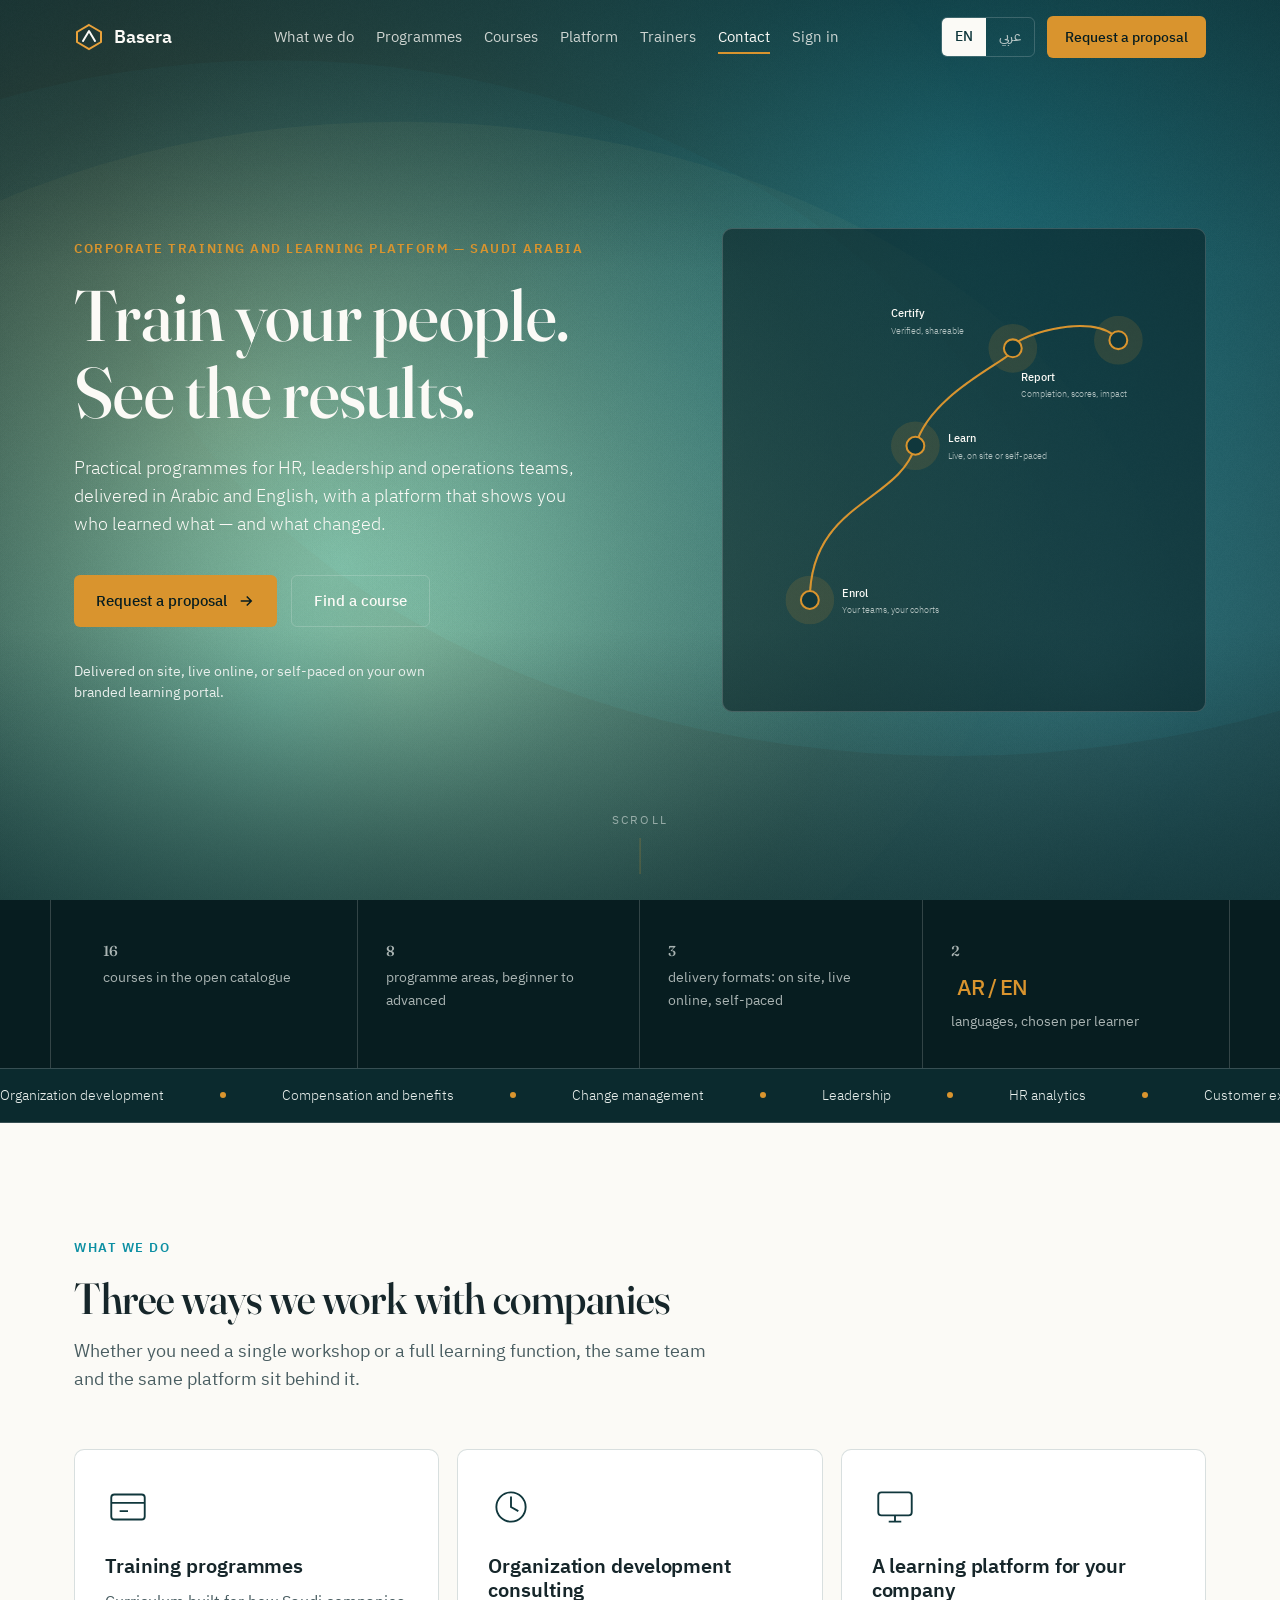
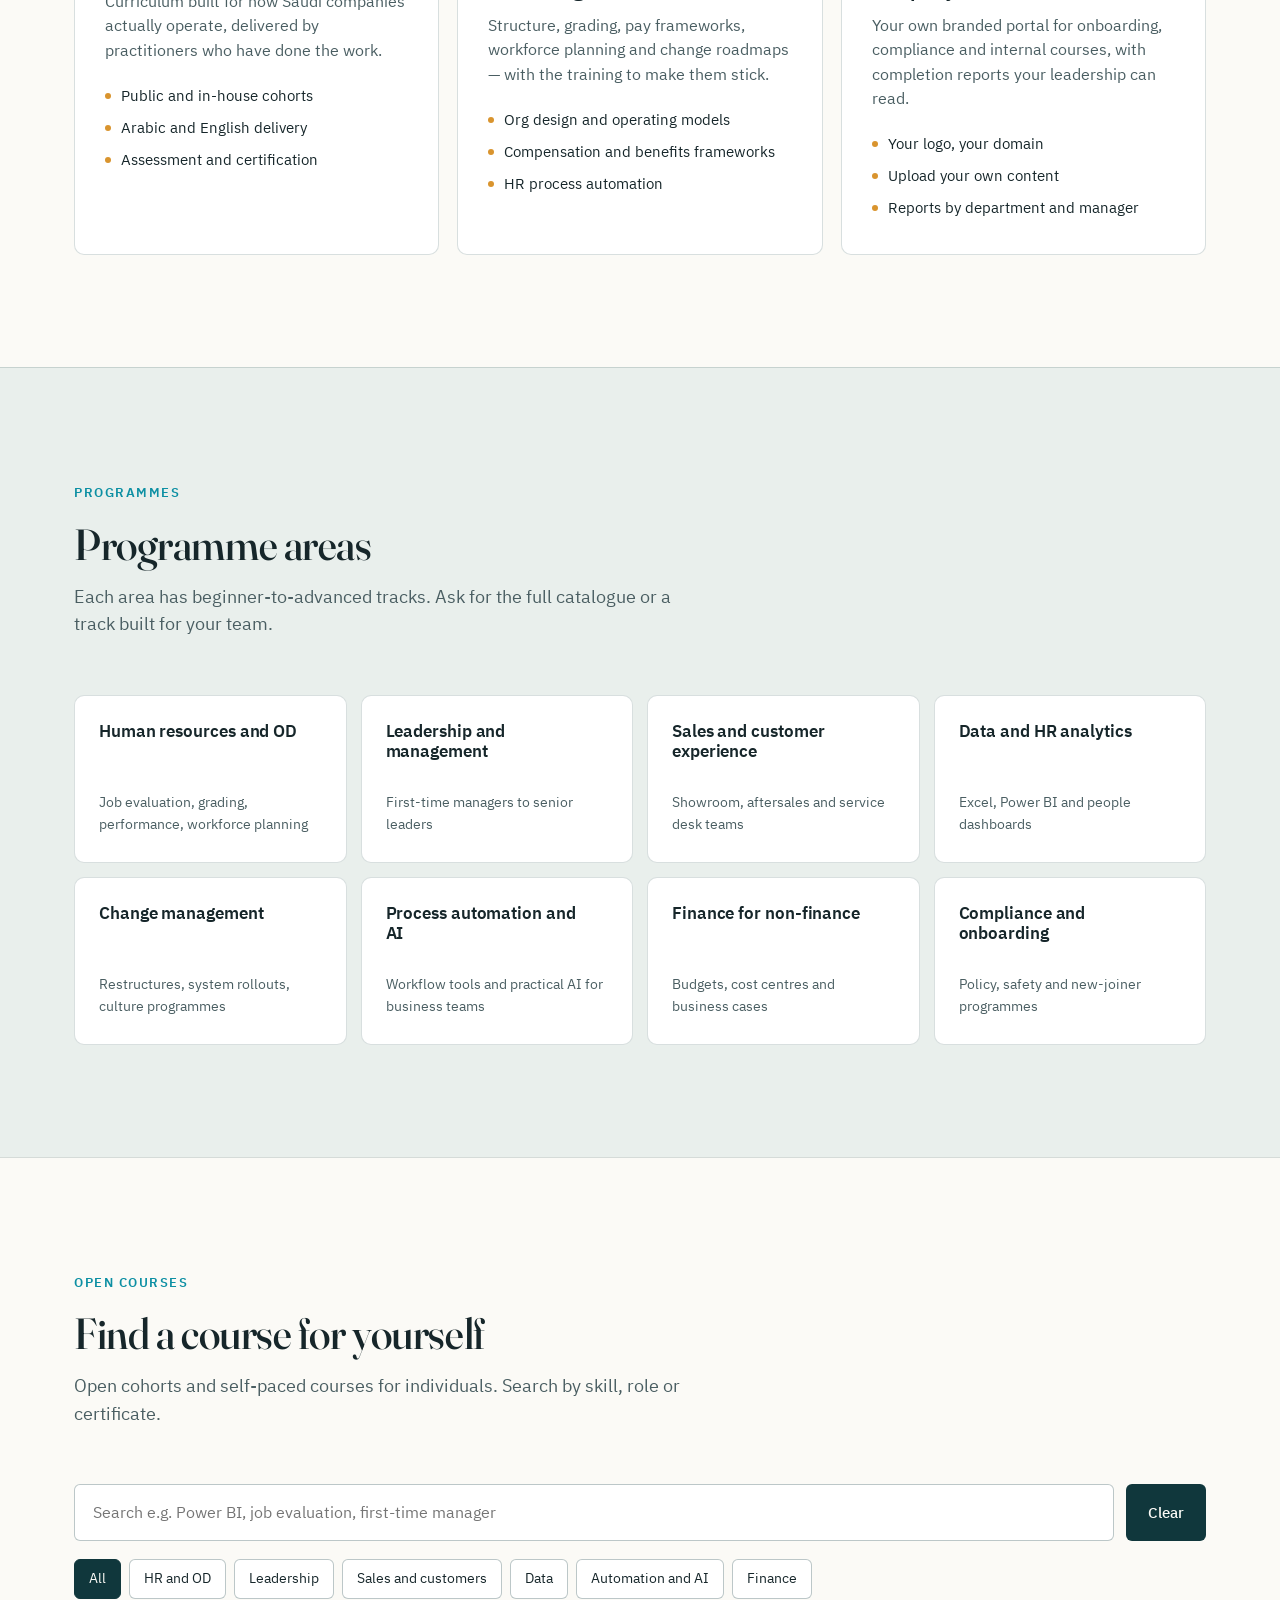
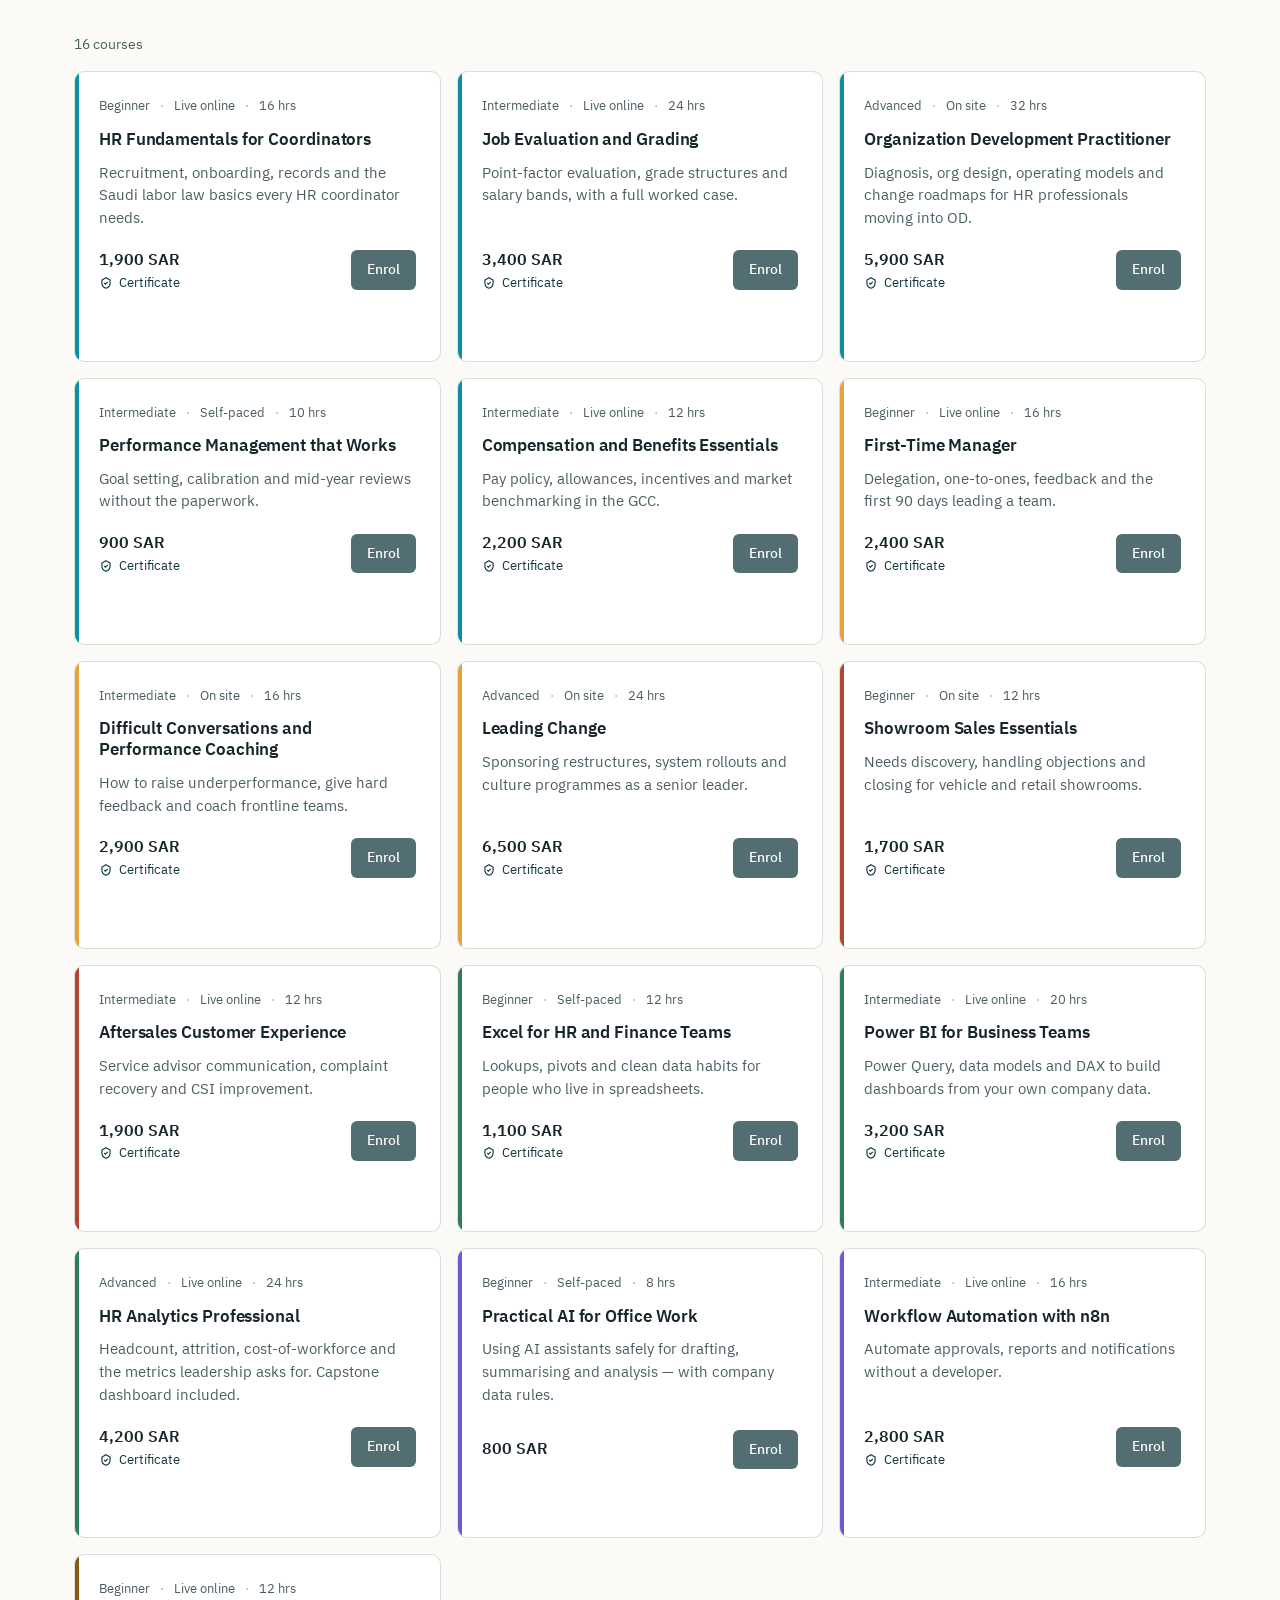
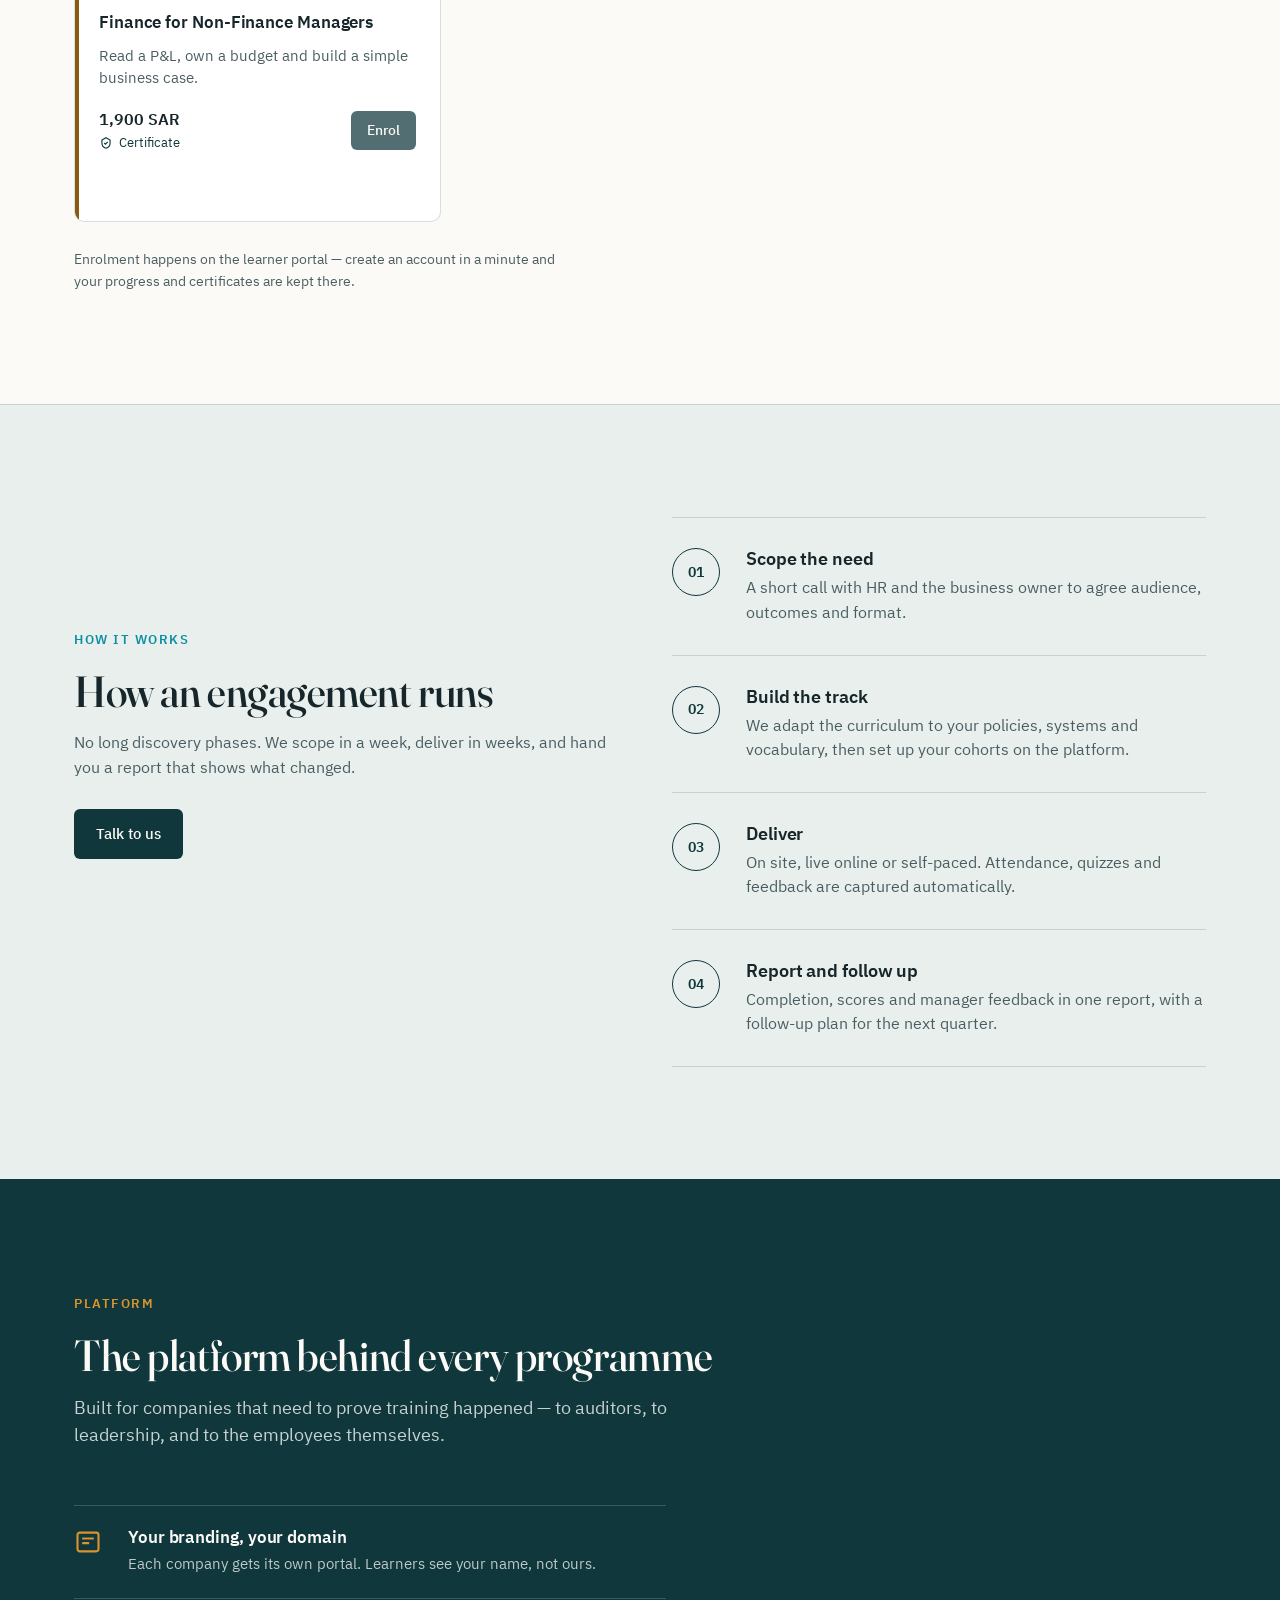
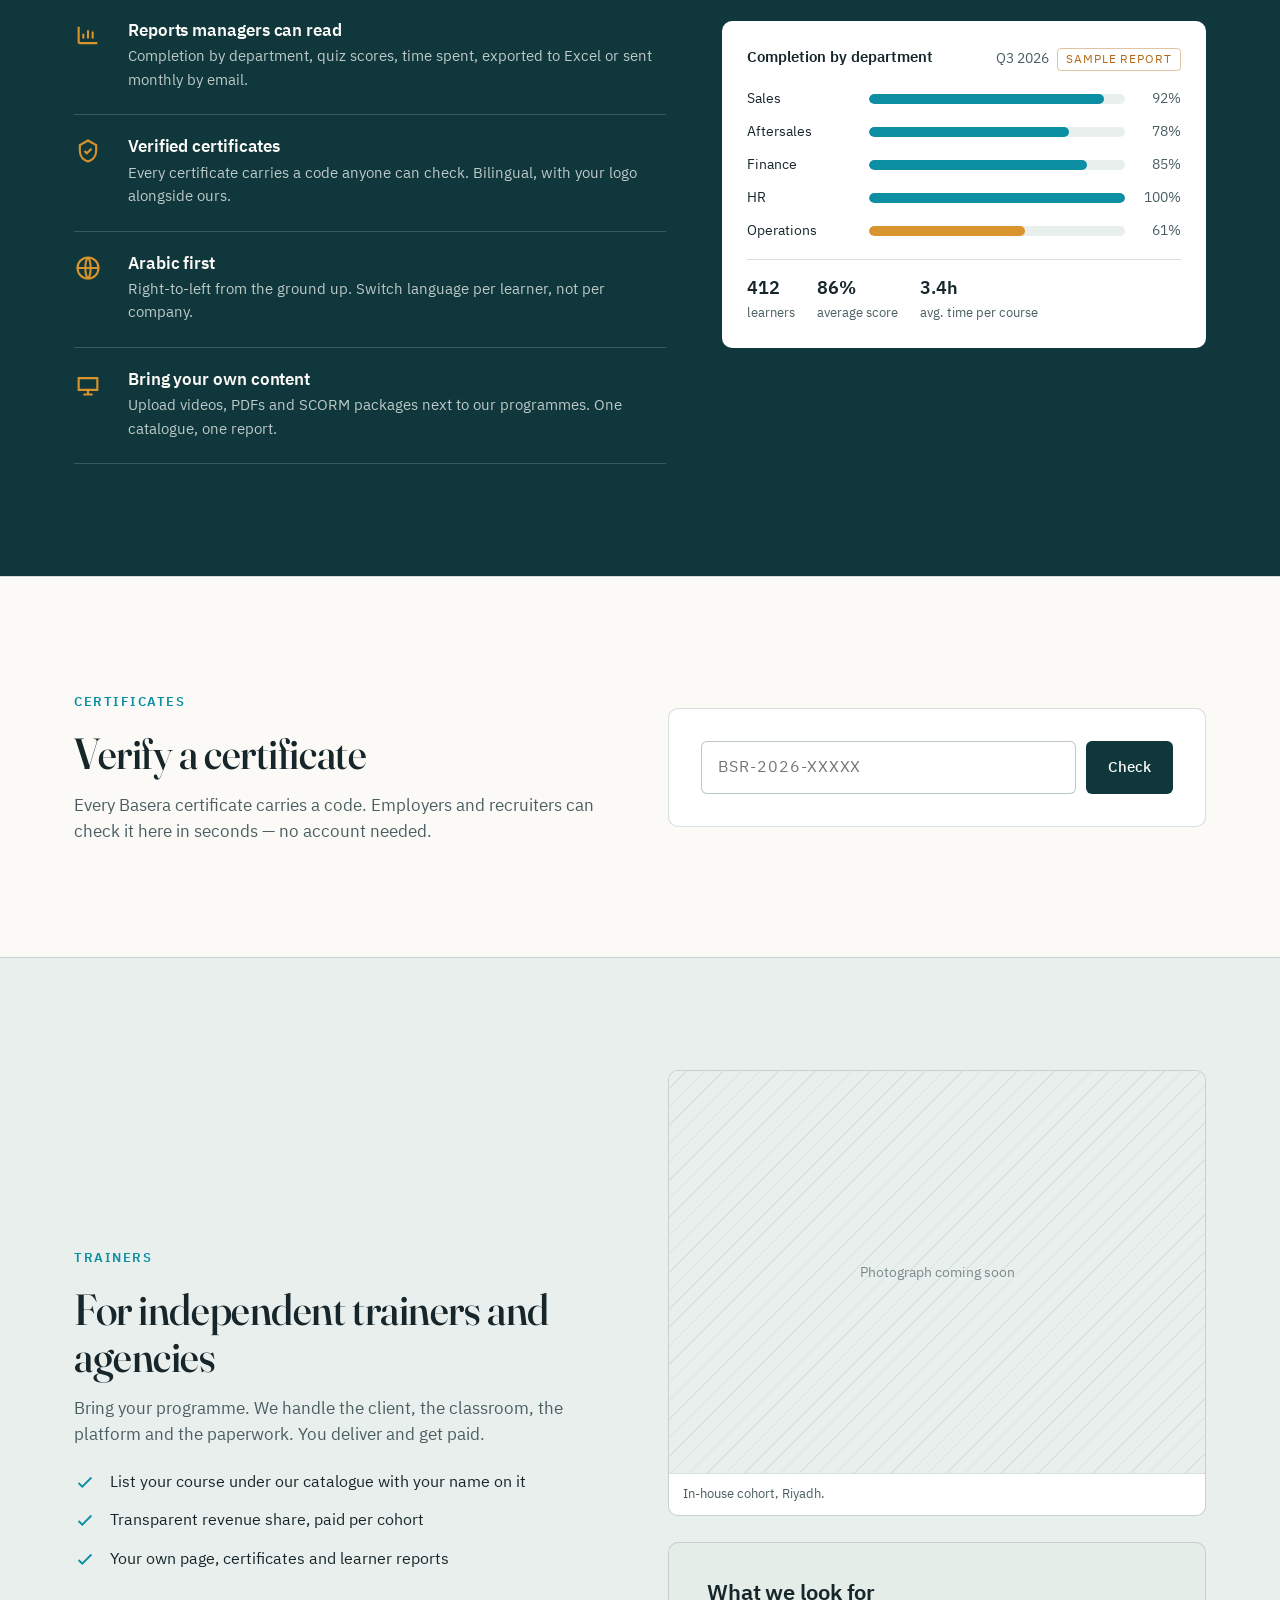
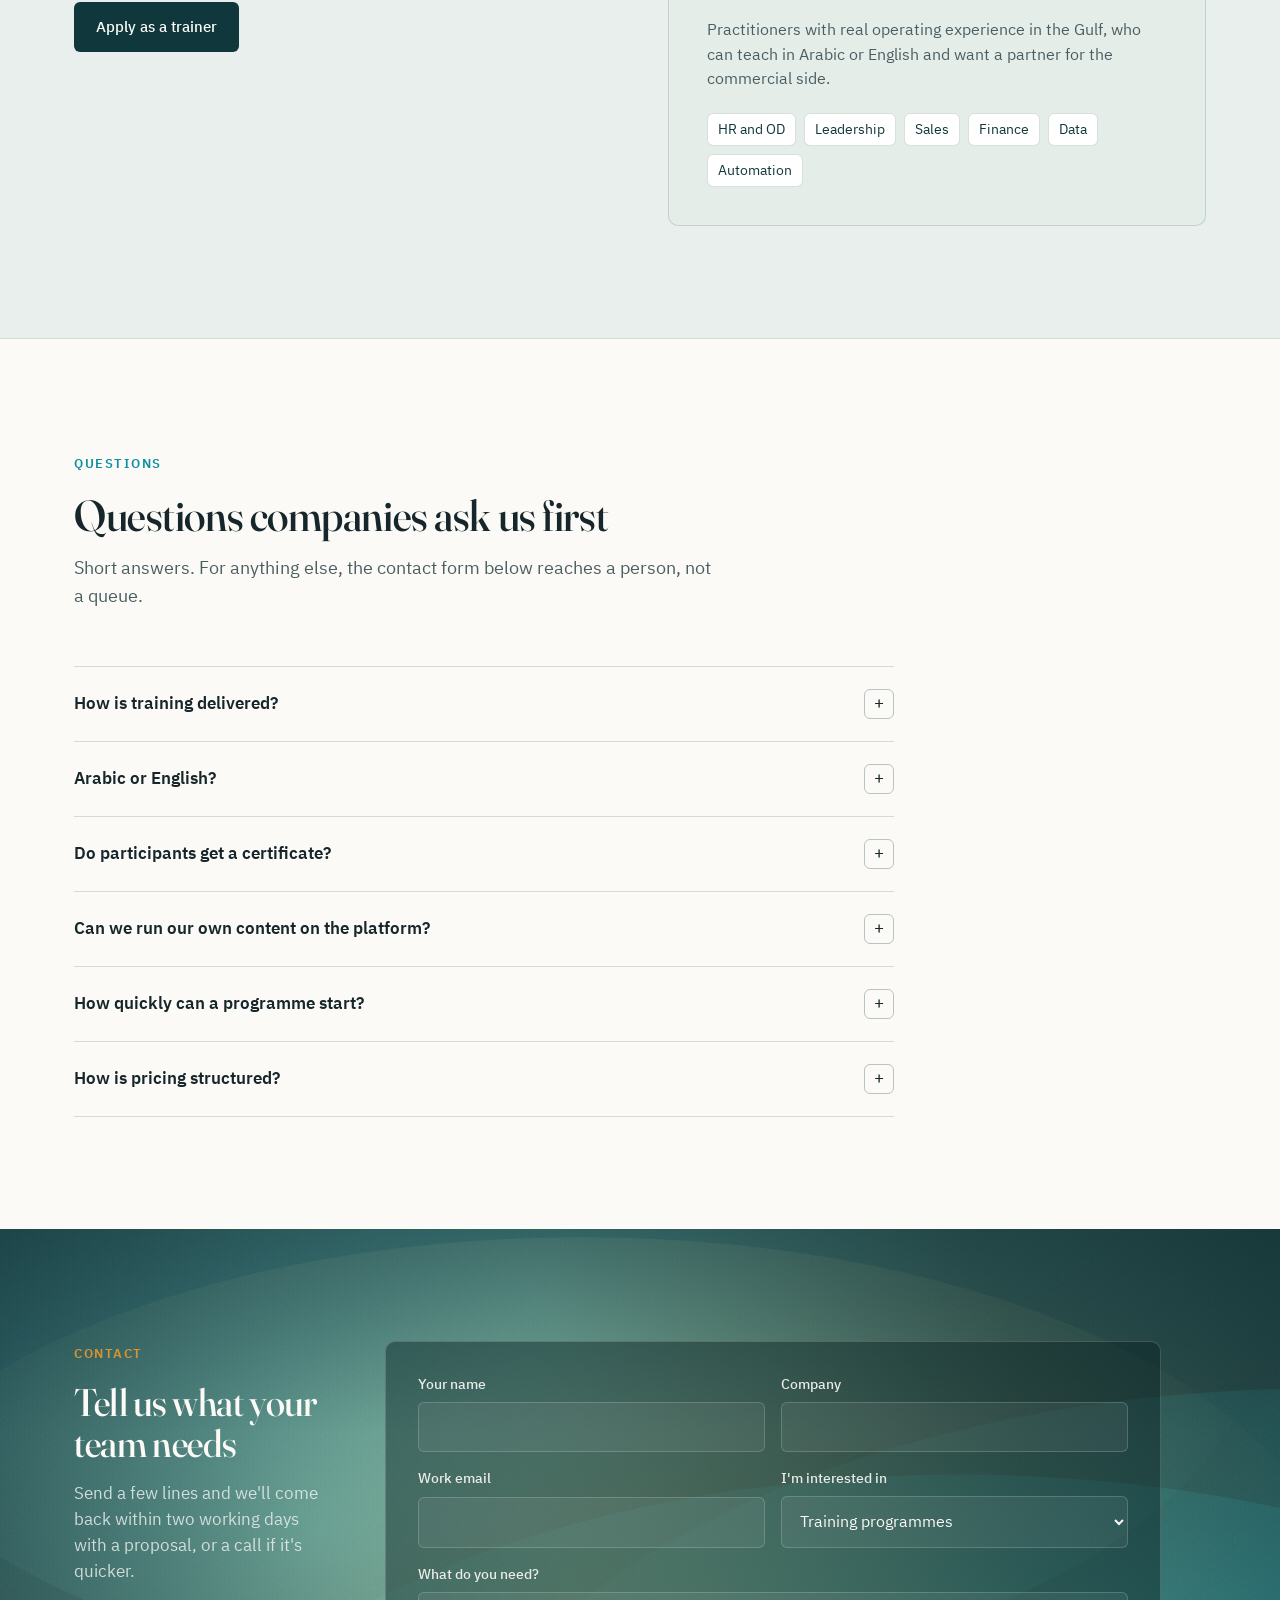
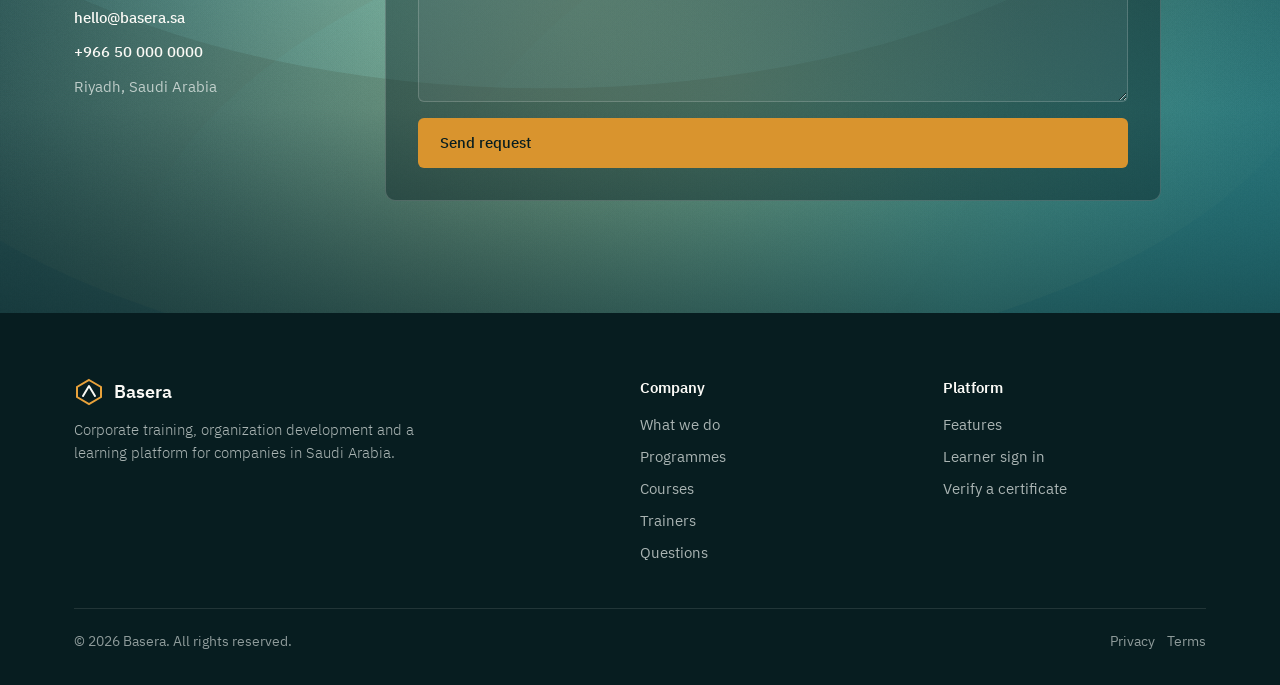
<file: public/index.html>
<!DOCTYPE html>
<html lang="en" dir="ltr">
<head>
<meta charset="UTF-8">
<meta name="viewport" content="width=device-width, initial-scale=1.0">
<title>Basera — Corporate training and learning platform, Saudi Arabia</title>
<meta name="description" content="Corporate training programmes, OD consulting and a learning platform for companies in Saudi Arabia.">
<meta name="theme-color" content="#0B2A2E">
<link rel="preconnect" href="https://fonts.googleapis.com">
<link rel="preconnect" href="https://fonts.gstatic.com" crossorigin>
<link href="https://fonts.googleapis.com/css2?family=Fraunces:opsz,wght@9..144,400;9..144,500;9..144,600&family=IBM+Plex+Sans+Arabic:wght@300;400;500;600;700&display=swap" rel="stylesheet">
<link rel="stylesheet" href="css/tokens.css?v=20261010e">
<link rel="stylesheet" href="css/site.css?v=20261010e">
</head>
<body>

<a class="skip" href="#offers" data-i18n="skip">Skip to content</a>
<div class="progress" aria-hidden="true"><i id="progress"></i></div>

<!-- ================= NAV ================= -->
<header class="nav" id="nav">
  <div class="wrap">
    <a class="logo" href="#top">
      <svg class="logo-mark" viewBox="0 0 30 30" fill="none" aria-hidden="true">
        <path d="M15 3 L27 10 V20 L15 27 L3 20 V10 Z" stroke="#E9A23B" stroke-width="2"/>
        <path d="M9 19 L15 9 L21 19" stroke="#FBFAF6" stroke-width="2" stroke-linecap="round" stroke-linejoin="round"/>
      </svg>
      <span data-i18n="brand">Basera</span>
    </a>
    <nav class="nav-links" id="navLinks">
      <a href="#offers" data-i18n="nav_offers">What we do</a>
      <a href="#domains" data-i18n="nav_domains">Programmes</a>
      <a href="#courses" data-i18n="nav_courses">Courses</a>
      <a href="#platform" data-i18n="nav_platform">Platform</a>
      <a href="#partners" data-i18n="nav_partners">Trainers</a>
      <a href="#contact" data-i18n="nav_contact">Contact</a>
      <a href="learn.html" data-i18n="nav_portal">Sign in</a>
    </nav>
    <div class="nav-actions">
      <div class="lang" role="group" aria-label="Language">
        <button class="active" data-lang="en" type="button">EN</button>
        <button data-lang="ar" type="button">عربي</button>
      </div>
      <a class="btn btn-primary" href="#contact" data-i18n="cta_proposal">Request a proposal</a>
      <button class="menu-btn" id="menuBtn" aria-label="Menu" aria-expanded="false" type="button"><span></span></button>
    </div>
  </div>
</header>

<!-- ================= HERO ================= -->
<section class="sec hero dark veil" id="top">
  <div class="bg" data-motion="aurora" data-tone="dark" data-speed=".5"></div>
  <div class="wrap">
    <div class="hero-copy">
      <div class="eyebrow rise" data-i18n="hero_kicker">Corporate training and learning platform — Saudi Arabia</div>
      <h1 class="words" data-i18n="hero_h1">Train your people. See the results.</h1>
      <p class="lead rise" style="animation-delay:.5s" data-i18n="hero_p">Practical programmes for HR, leadership and operations teams, delivered in Arabic and English, with a platform that shows you who learned what — and what changed.</p>
      <div class="hero-actions rise" style="animation-delay:.65s">
        <a class="btn btn-primary" href="#contact">
          <span data-i18n="cta_proposal">Request a proposal</span>
          <svg viewBox="0 0 24 24" fill="none" stroke="currentColor" stroke-width="2"><path d="M5 12h14M13 6l6 6-6 6"/></svg>
        </a>
        <a class="btn btn-ghost" href="#courses" data-i18n="cta_catalogue">Find a course</a>
      </div>
      <div class="hero-note rise" style="animation-delay:.8s" data-i18n="hero_note">Delivered on site, live online, or self-paced on your own branded learning portal.</div>
    </div>

    <div class="hero-card glass rise" style="animation-delay:.4s">
      <div class="journey" aria-hidden="true">
        <svg viewBox="0 0 520 520">
          <path class="j-path-ghost" d="M70 420 C 70 300, 180 300, 200 230 S 330 120, 320 110 S 420 60, 450 100"/>
          <path class="j-path" d="M70 420 C 70 300, 180 300, 200 230 S 330 120, 320 110 S 420 60, 450 100"/>
          <g class="j-node"><circle class="halo" cx="70" cy="420" r="30"/><circle class="dot" cx="70" cy="420" r="11"/><text x="110" y="416" data-i18n="j1">Enrol</text><text class="sub" x="110" y="436" data-i18n="j1s">Your teams, your cohorts</text></g>
          <g class="j-node"><circle class="halo" cx="200" cy="230" r="30"/><circle class="dot" cx="200" cy="230" r="11"/><text x="240" y="226" data-i18n="j2">Learn</text><text class="sub" x="240" y="246" data-i18n="j2s">Live, on site or self-paced</text></g>
          <g class="j-node"><circle class="halo" cx="320" cy="110" r="30"/><circle class="dot" cx="320" cy="110" r="11"/><text x="170" y="72" data-i18n="j3">Certify</text><text class="sub" x="170" y="92" data-i18n="j3s">Verified, shareable</text></g>
          <g class="j-node"><circle class="halo" cx="450" cy="100" r="30"/><circle class="dot" cx="450" cy="100" r="11"/><circle class="j-pulse" cx="450" cy="100" r="10"/><text x="330" y="150" data-i18n="j4">Report</text><text class="sub" x="330" y="170" data-i18n="j4s">Completion, scores, impact</text></g>
        </svg>
      </div>
    </div>
  </div>
  <div class="scroll-cue" aria-hidden="true"><span data-i18n="hero_scroll">Scroll</span><i></i></div>
</section>

<!-- ================= STATS ================= -->
<div class="stats sec" aria-label="Key figures">
  <div class="wrap" data-stagger>
    <div class="stat"><b><span data-count id="statCourses">16</span></b><span data-i18n="st1">courses in the open catalogue</span></div>
    <div class="stat"><b><span data-count>8</span></b><span data-i18n="st2">programme areas, beginner to advanced</span></div>
    <div class="stat"><b><span data-count>3</span></b><span data-i18n="st3">delivery formats: on site, live online, self-paced</span></div>
    <div class="stat"><b><span data-count>2</span><small>AR / EN</small></b><span data-i18n="st4">languages, chosen per learner</span></div>
  </div>
</div>

<div class="strip" aria-hidden="true">
  <div class="strip-track">
    <span data-i18n="strip">Organization development <i></i> Compensation and benefits <i></i> Change management <i></i> Leadership <i></i> HR analytics <i></i> Customer experience <i></i> Sales and aftersales <i></i> Process automation</span>
    <span data-i18n="strip">Organization development <i></i> Compensation and benefits <i></i> Change management <i></i> Leadership <i></i> HR analytics <i></i> Customer experience <i></i> Sales and aftersales <i></i> Process automation</span>
  </div>
</div>

<!-- ================= OFFERS ================= -->
<section class="sec light" id="offers">
  <div class="wrap">
    <div class="section-head reveal">
      <div class="eyebrow"><span data-i18n="eb_offers">What we do</span></div>
      <h2 data-i18n="offers_h2">Three ways we work with companies</h2>
      <p data-i18n="offers_p">Whether you need a single workshop or a full learning function, the same team and the same platform sit behind it.</p>
    </div>
    <div class="offers" data-stagger>
      <article class="offer card-l">
        <svg class="offer-icon" viewBox="0 0 44 44" fill="none" stroke="currentColor" stroke-width="1.8"><rect x="6" y="10" width="32" height="24" rx="3"/><path d="M6 18h32M14 26h8"/></svg>
        <h3 data-i18n="o1_h">Training programmes</h3>
        <p data-i18n="o1_p">Curriculum built for how Saudi companies actually operate, delivered by practitioners who have done the work.</p>
        <ul><li data-i18n="o1_l1">Public and in-house cohorts</li><li data-i18n="o1_l2">Arabic and English delivery</li><li data-i18n="o1_l3">Assessment and certification</li></ul>
      </article>
      <article class="offer card-l">
        <svg class="offer-icon" viewBox="0 0 44 44" fill="none" stroke="currentColor" stroke-width="1.8"><circle cx="22" cy="22" r="14"/><path d="M22 12v10l7 4"/></svg>
        <h3 data-i18n="o2_h">Organization development consulting</h3>
        <p data-i18n="o2_p">Structure, grading, pay frameworks, workforce planning and change roadmaps — with the training to make them stick.</p>
        <ul><li data-i18n="o2_l1">Org design and operating models</li><li data-i18n="o2_l2">Compensation and benefits frameworks</li><li data-i18n="o2_l3">HR process automation</li></ul>
      </article>
      <article class="offer card-l">
        <svg class="offer-icon" viewBox="0 0 44 44" fill="none" stroke="currentColor" stroke-width="1.8"><rect x="6" y="8" width="32" height="22" rx="3"/><path d="M16 36h12M22 30v6"/></svg>
        <h3 data-i18n="o3_h">A learning platform for your company</h3>
        <p data-i18n="o3_p">Your own branded portal for onboarding, compliance and internal courses, with completion reports your leadership can read.</p>
        <ul><li data-i18n="o3_l1">Your logo, your domain</li><li data-i18n="o3_l2">Upload your own content</li><li data-i18n="o3_l3">Reports by department and manager</li></ul>
      </article>
    </div>
  </div>
</section>

<!-- ================= DOMAINS ================= -->
<section class="sec light alt" id="domains">
  <div class="wrap">
    <div class="section-head reveal">
      <div class="eyebrow"><span data-i18n="eb_domains">Programmes</span></div>
      <h2 data-i18n="dom_h2">Programme areas</h2>
      <p data-i18n="dom_p">Each area has beginner-to-advanced tracks. Ask for the full catalogue or a track built for your team.</p>
    </div>
    <div class="domains" data-stagger>
      <a class="domain" href="#contact"><h3 data-i18n="d1">Human resources and OD</h3><small data-i18n="d1s">Job evaluation, grading, performance, workforce planning</small></a>
      <a class="domain" href="#contact"><h3 data-i18n="d2">Leadership and management</h3><small data-i18n="d2s">First-time managers to senior leaders</small></a>
      <a class="domain" href="#contact"><h3 data-i18n="d3">Sales and customer experience</h3><small data-i18n="d3s">Showroom, aftersales and service desk teams</small></a>
      <a class="domain" href="#contact"><h3 data-i18n="d4">Data and HR analytics</h3><small data-i18n="d4s">Excel, Power BI and people dashboards</small></a>
      <a class="domain" href="#contact"><h3 data-i18n="d5">Change management</h3><small data-i18n="d5s">Restructures, system rollouts, culture programmes</small></a>
      <a class="domain" href="#contact"><h3 data-i18n="d6">Process automation and AI</h3><small data-i18n="d6s">Workflow tools and practical AI for business teams</small></a>
      <a class="domain" href="#contact"><h3 data-i18n="d7">Finance for non-finance</h3><small data-i18n="d7s">Budgets, cost centres and business cases</small></a>
      <a class="domain" href="#contact"><h3 data-i18n="d8">Compliance and onboarding</h3><small data-i18n="d8s">Policy, safety and new-joiner programmes</small></a>
    </div>
  </div>
</section>

<!-- ================= COURSES ================= -->
<section class="sec light" id="courses">
  <div class="wrap">
    <div class="section-head reveal">
      <div class="eyebrow"><span data-i18n="eb_courses">Open courses</span></div>
      <h2 data-i18n="cs_h2">Find a course for yourself</h2>
      <p data-i18n="cs_p">Open cohorts and self-paced courses for individuals. Search by skill, role or certificate.</p>
    </div>
    <div class="reveal">
      <div class="search-bar">
        <input id="courseSearch" type="search" placeholder="Search e.g. Power BI, job evaluation, first-time manager" data-i18n-ph="cs_ph" aria-label="Search courses">
        <button class="btn btn-dark" id="clearSearch" type="button" data-i18n="cs_clear">Clear</button>
      </div>
      <div class="filters" id="filters"></div>
      <div class="results-count" id="resultsCount" aria-live="polite"></div>
      <div class="courses" id="courseGrid"></div>
      <p class="cs-note" data-i18n="cs_note">Enrolment happens on the learner portal — create an account in a minute and your progress and certificates are kept there.</p>
    </div>
  </div>
</section>

<!-- ================= STEPS ================= -->
<section class="sec light alt" id="how">
  <div class="wrap steps">
    <div class="steps-aside reveal">
      <div class="eyebrow"><span data-i18n="eb_how">How it works</span></div>
      <h2 data-i18n="how_h2">How an engagement runs</h2>
      <p data-i18n="how_p">No long discovery phases. We scope in a week, deliver in weeks, and hand you a report that shows what changed.</p>
      <a class="btn btn-dark" href="#contact" data-i18n="cta_talk">Talk to us</a>
    </div>
    <div class="step-list" data-stagger>
      <div class="step"><div><h3 data-i18n="s1_h">Scope the need</h3><p data-i18n="s1_p">A short call with HR and the business owner to agree audience, outcomes and format.</p></div></div>
      <div class="step"><div><h3 data-i18n="s2_h">Build the track</h3><p data-i18n="s2_p">We adapt the curriculum to your policies, systems and vocabulary, then set up your cohorts on the platform.</p></div></div>
      <div class="step"><div><h3 data-i18n="s3_h">Deliver</h3><p data-i18n="s3_p">On site, live online or self-paced. Attendance, quizzes and feedback are captured automatically.</p></div></div>
      <div class="step"><div><h3 data-i18n="s4_h">Report and follow up</h3><p data-i18n="s4_p">Completion, scores and manager feedback in one report, with a follow-up plan for the next quarter.</p></div></div>
    </div>
  </div>
</section>

<!-- ================= PLATFORM ================= -->
<section class="sec dark flat" id="platform">
  <div class="wrap">
    <div class="section-head reveal">
      <div class="eyebrow"><span data-i18n="eb_platform">Platform</span></div>
      <h2 data-i18n="pl_h2">The platform behind every programme</h2>
      <p data-i18n="pl_p">Built for companies that need to prove training happened — to auditors, to leadership, and to the employees themselves.</p>
    </div>
    <div class="platform-grid reveal">
      <div class="features" data-stagger>
        <div class="feature"><svg viewBox="0 0 24 24" fill="none" stroke="currentColor" stroke-width="1.8"><rect x="3" y="4" width="18" height="16" rx="2"/><path d="M7 9h10M7 13h6"/></svg><div><h3 data-i18n="f1_h">Your branding, your domain</h3><p data-i18n="f1_p">Each company gets its own portal. Learners see your name, not ours.</p></div></div>
        <div class="feature"><svg viewBox="0 0 24 24" fill="none" stroke="currentColor" stroke-width="1.8"><path d="M4 19V5M4 19h16M8 15v-4M12 15V8M16 15v-6"/></svg><div><h3 data-i18n="f2_h">Reports managers can read</h3><p data-i18n="f2_p">Completion by department, quiz scores, time spent, exported to Excel or sent monthly by email.</p></div></div>
        <div class="feature"><svg viewBox="0 0 24 24" fill="none" stroke="currentColor" stroke-width="1.8"><path d="M12 3l7 4v5c0 5-3.5 8-7 9-3.5-1-7-4-7-9V7z"/><path d="M9 12l2 2 4-4"/></svg><div><h3 data-i18n="f3_h">Verified certificates</h3><p data-i18n="f3_p">Every certificate carries a code anyone can check. Bilingual, with your logo alongside ours.</p></div></div>
        <div class="feature"><svg viewBox="0 0 24 24" fill="none" stroke="currentColor" stroke-width="1.8"><circle cx="12" cy="12" r="9"/><path d="M3 12h18M12 3c3 3 3 15 0 18M12 3c-3 3-3 15 0 18"/></svg><div><h3 data-i18n="f4_h">Arabic first</h3><p data-i18n="f4_p">Right-to-left from the ground up. Switch language per learner, not per company.</p></div></div>
        <div class="feature"><svg viewBox="0 0 24 24" fill="none" stroke="currentColor" stroke-width="1.8"><path d="M4 7h16v10H4zM8 21h8M12 17v4"/></svg><div><h3 data-i18n="f5_h">Bring your own content</h3><p data-i18n="f5_p">Upload videos, PDFs and SCORM packages next to our programmes. One catalogue, one report.</p></div></div>
      </div>
      <div class="mock" id="mock">
        <div class="mock-top"><b data-i18n="m_title">Completion by department</b><span><span data-i18n="m_period">Q3 2026</span><span class="mock-tag" data-i18n="m_sample">Sample report</span></span></div>
        <div class="bars">
          <div class="bar"><span data-i18n="m_b1">Sales</span><div class="track"><div class="fill" data-w="92"></div></div><em>92%</em></div>
          <div class="bar"><span data-i18n="m_b2">Aftersales</span><div class="track"><div class="fill" data-w="78"></div></div><em>78%</em></div>
          <div class="bar"><span data-i18n="m_b3">Finance</span><div class="track"><div class="fill" data-w="85"></div></div><em>85%</em></div>
          <div class="bar"><span data-i18n="m_b4">HR</span><div class="track"><div class="fill" data-w="100"></div></div><em>100%</em></div>
          <div class="bar"><span data-i18n="m_b5">Operations</span><div class="track"><div class="fill s" data-w="61"></div></div><em>61%</em></div>
        </div>
        <div class="mock-foot">
          <div><b>412</b><span data-i18n="m_f1">learners</span></div>
          <div><b>86%</b><span data-i18n="m_f2">average score</span></div>
          <div><b>3.4h</b><span data-i18n="m_f3">avg. time per course</span></div>
        </div>
      </div>
    </div>
  </div>
</section>

<!-- ================= VERIFY ================= -->
<section class="sec light" id="verify">
  <div class="wrap verify">
    <div class="reveal">
      <div class="eyebrow"><span data-i18n="eb_verify">Certificates</span></div>
      <h2 data-i18n="v_h2" style="margin-bottom:16px">Verify a certificate</h2>
      <p data-i18n="v_p">Every Basera certificate carries a code. Employers and recruiters can check it here in seconds — no account needed.</p>
    </div>
    <div class="verify-box card-l reveal">
      <div class="row2">
        <input id="certCode" placeholder="BSR-2026-XXXXX" aria-label="Certificate code">
        <button class="btn btn-dark" id="certBtn" type="button" data-i18n="v_btn">Check</button>
      </div>
      <div class="verify-result" id="certResult" aria-live="polite"></div>
    </div>
  </div>
</section>

<!-- ================= PARTNERS ================= -->
<section class="sec light alt" id="partners">
  <div class="wrap partners">
    <div class="reveal">
      <div class="eyebrow"><span data-i18n="eb_partners">Trainers</span></div>
      <h2 data-i18n="pa_h2" style="margin-bottom:16px">For independent trainers and agencies</h2>
      <p data-i18n="pa_p">Bring your programme. We handle the client, the classroom, the platform and the paperwork. You deliver and get paid.</p>
      <div class="partner-points">
        <div><svg viewBox="0 0 24 24" fill="none" stroke="currentColor" stroke-width="2"><path d="M5 12l4 4L19 6"/></svg><span data-i18n="pa_1">List your course under our catalogue with your name on it</span></div>
        <div><svg viewBox="0 0 24 24" fill="none" stroke="currentColor" stroke-width="2"><path d="M5 12l4 4L19 6"/></svg><span data-i18n="pa_2">Transparent revenue share, paid per cohort</span></div>
        <div><svg viewBox="0 0 24 24" fill="none" stroke="currentColor" stroke-width="2"><path d="M5 12l4 4L19 6"/></svg><span data-i18n="pa_3">Your own page, certificates and learner reports</span></div>
      </div>
      <a class="btn btn-dark" href="#contact" data-i18n="cta_partner">Apply as a trainer</a>
    </div>
    <div class="reveal">
      <figure class="photo">
        <div class="ph" data-i18n="photo_ph">Photograph coming soon</div>
        <figcaption data-i18n="photo_cap">In-house cohort, Riyadh.</figcaption>
      </figure>
      <div class="partner-card">
      <h3 data-i18n="pc_h">What we look for</h3>
      <p data-i18n="pc_p">Practitioners with real operating experience in the Gulf, who can teach in Arabic or English and want a partner for the commercial side.</p>
      <div class="tags">
        <span class="tag" data-i18n="t1">HR and OD</span><span class="tag" data-i18n="t2">Leadership</span><span class="tag" data-i18n="t3">Sales</span>
        <span class="tag" data-i18n="t4">Finance</span><span class="tag" data-i18n="t5">Data</span><span class="tag" data-i18n="t6">Automation</span>
      </div>
      </div>
    </div>
  </div>
</section>

<!-- ================= FAQ ================= -->
<section class="sec light" id="faq">
  <div class="wrap">
    <div class="section-head reveal">
      <div class="eyebrow"><span data-i18n="eb_faq">Questions</span></div>
      <h2 data-i18n="faq_h2">Questions companies ask us first</h2>
      <p data-i18n="faq_p">Short answers. For anything else, the contact form below reaches a person, not a queue.</p>
    </div>
    <div class="faq reveal">
      <details><summary data-i18n="fq1">How is training delivered?</summary><div class="a" data-i18n="fa1">On site at your premises, live online, or self-paced on the platform. Most in-house programmes combine two: a live cohort with self-paced modules before and after.</div></details>
      <details><summary data-i18n="fq2">Arabic or English?</summary><div class="a" data-i18n="fa2">Both. Each learner picks their own language on the portal, and materials, quizzes and certificates follow. Trainers deliver in whichever the cohort needs.</div></details>
      <details><summary data-i18n="fq3">Do participants get a certificate?</summary><div class="a" data-i18n="fa3">Yes, on every course marked as certified. Each certificate carries a code that anyone can check on this site, so a recruiter or auditor can verify it without contacting us.</div></details>
      <details><summary data-i18n="fq4">Can we run our own content on the platform?</summary><div class="a" data-i18n="fa4">Yes. Your company gets its own branded portal where you can add videos, PDFs and quizzes next to our programmes, assign them by department, and read completion reports in one place.</div></details>
      <details><summary data-i18n="fq5">How quickly can a programme start?</summary><div class="a" data-i18n="fa5">Scoping takes about a week — a short call, then a written outline. Delivery follows in weeks, not months. Open-cohort dates for individuals are available on request.</div></details>
      <details><summary data-i18n="fq6">How is pricing structured?</summary><div class="a" data-i18n="fa6">Per cohort for in-house delivery, per seat for open courses, and a licence for the company platform. Every proposal is itemised, and you have it within two working days of your enquiry.</div></details>
    </div>
  </div>
</section>

<!-- ================= CONTACT ================= -->
<section class="sec dark veil contact-sec" id="contact">
  <div class="bg" data-motion="aurora" data-tone="petrol" data-speed=".5"></div>
  <div class="wrap contact">
    <div class="reveal">
      <div class="eyebrow"><span data-i18n="eb_contact">Contact</span></div>
      <h2 data-i18n="c_h2" style="margin-bottom:16px">Tell us what your team needs</h2>
      <p data-i18n="c_p">Send a few lines and we'll come back within two working days with a proposal, or a call if it's quicker.</p>
      <div class="contact-meta">
        <a id="contactEmail" href="#">hello@basera.sa</a>
        <a id="contactPhone" href="#">+966 50 000 0000</a>
        <span data-i18n="c_loc">Riyadh, Saudi Arabia</span>
      </div>
    </div>
    <form class="glass reveal" id="leadForm" novalidate>
      <div class="row">
        <div class="field"><label for="name" data-i18n="l_name">Your name</label><input id="name" name="name" required autocomplete="name"></div>
        <div class="field"><label for="company" data-i18n="l_company">Company</label><input id="company" name="company" required autocomplete="organization"></div>
      </div>
      <div class="row">
        <div class="field"><label for="email" data-i18n="l_email">Work email</label><input id="email" name="email" type="email" required autocomplete="email"></div>
        <div class="field"><label for="need" data-i18n="l_need">I'm interested in</label>
          <select id="need" name="need">
            <option data-i18n="opt1">Training programmes</option>
            <option data-i18n="opt2">OD consulting</option>
            <option data-i18n="opt3">A learning platform for my company</option>
            <option data-i18n="opt4">Becoming a trainer partner</option>
          </select>
        </div>
      </div>
      <div class="field"><label for="msg" data-i18n="l_msg">What do you need?</label><textarea id="msg" name="msg"></textarea></div>
      <button class="btn btn-primary" type="submit" data-i18n="l_send">Send request</button>
      <div class="form-ok" id="formOk" role="status" data-i18n="l_ok">Request sent. We'll reply within two working days.</div>
      <div class="form-err" id="formErr" role="alert" data-i18n="l_err">The request did not go through. Check your connection and try again, or email us directly.</div>
    </form>
  </div>
</section>

<!-- ================= FOOTER ================= -->
<footer>
  <div class="wrap">
    <div class="foot">
      <div>
        <div class="logo" style="color:var(--white)">
          <svg class="logo-mark" viewBox="0 0 30 30" fill="none" aria-hidden="true"><path d="M15 3 L27 10 V20 L15 27 L3 20 V10 Z" stroke="#E9A23B" stroke-width="2"/><path d="M9 19 L15 9 L21 19" stroke="#FBFAF6" stroke-width="2" stroke-linecap="round" stroke-linejoin="round"/></svg>
          <span data-i18n="brand">Basera</span>
        </div>
        <p data-i18n="ft_p">Corporate training, organization development and a learning platform for companies in Saudi Arabia.</p>
      </div>
      <div>
        <h4 data-i18n="ft_h1">Company</h4>
        <ul>
          <li><a href="#offers" data-i18n="nav_offers">What we do</a></li>
          <li><a href="#domains" data-i18n="nav_domains">Programmes</a></li>
          <li><a href="#courses" data-i18n="nav_courses">Courses</a></li>
          <li><a href="#partners" data-i18n="nav_partners">Trainers</a></li>
          <li><a href="#faq" data-i18n="ft_faq">Questions</a></li>
        </ul>
      </div>
      <div>
        <h4 data-i18n="ft_h2">Platform</h4>
        <ul>
          <li><a href="#platform" data-i18n="ft_l1">Features</a></li>
          <li><a href="learn.html" data-i18n="ft_l2">Learner sign in</a></li>
          <li><a href="#verify" data-i18n="ft_l3">Verify a certificate</a></li>
        </ul>
      </div>
    </div>
    <div class="foot-bottom">
      <span data-i18n="ft_c">© 2026 Basera. All rights reserved.</span>
      <span><a href="privacy.html" data-i18n="ft_pr">Privacy</a> &nbsp;&nbsp; <a href="terms.html" data-i18n="ft_tm">Terms</a></span>
    </div>
  </div>
</footer>

<div class="modal-back" id="courseModal" role="dialog" aria-modal="true" aria-labelledby="cmTitle">
  <div class="modal">
    <header><h3 id="cmTitle"></h3><button class="x" type="button" id="cmClose" aria-label="Close">&times;</button></header>
    <div class="body">
      <div class="meta" id="cmMeta"></div>
      <p id="cmSummary"></p>
      <div class="price" id="cmPrice"></div>
      <div class="actions">
        <a class="btn btn-primary" id="cmEnrol" href="learn.html#/catalogue"><span data-i18n="cm_enrol">Enrol on the learner portal</span><svg viewBox="0 0 24 24" fill="none" stroke="currentColor" stroke-width="2"><path d="M5 12h14M13 6l6 6-6 6"/></svg></a>
        <a class="btn btn-outline" href="#contact" id="cmAsk" data-i18n="cm_ask">Ask about this course</a>
      </div>
    </div>
  </div>
</div>

<a class="totop" id="totop" href="#top" aria-label="Back to top"><svg viewBox="0 0 24 24" fill="none" stroke="currentColor" stroke-width="2"><path d="M12 19V5M5 12l7-7 7 7"/></svg></a>

<div hidden id="i18n-defaults">
  <span data-i18n="fl_all">All</span><span data-i18n="fl_hr">HR and OD</span><span data-i18n="fl_lead">Leadership</span><span data-i18n="fl_sales">Sales and customers</span><span data-i18n="fl_data">Data</span><span data-i18n="fl_auto">Automation and AI</span><span data-i18n="fl_fin">Finance</span>
  <span data-i18n="lv_b">Beginner</span><span data-i18n="lv_i">Intermediate</span><span data-i18n="lv_a">Advanced</span><span data-i18n="fm_live">Live online</span><span data-i18n="fm_self">Self-paced</span><span data-i18n="fm_site">On site</span><span data-i18n="cert">Certificate</span><span data-i18n="hrs">hrs</span><span data-i18n="sar">SAR</span><span data-i18n="enrol">Enrol</span>
  <span data-i18n="rc_one">1 course</span><span data-i18n="rc_many">courses</span><span data-i18n="rc_none">No matching courses. Try another word.</span>
  <span data-i18n="cm_cert">Certificate on completion</span><span data-i18n="skip">Skip to content</span><span data-i18n="m_sample">Sample report</span>
  <span data-i18n="v_ok">Certificate is valid</span><span data-i18n="v_no">No certificate found with that code. Check it and try again.</span><span data-i18n="v_empty">Enter a certificate code first.</span><span data-i18n="v_err">Could not check right now. Try again in a moment.</span>
</div>

<script src="js/config.js?v=20261010e"></script>
<script src="js/motion.js?v=20261010e"></script>
<script src="js/site.js?v=20261010e"></script>
</body>
</html>
</file>
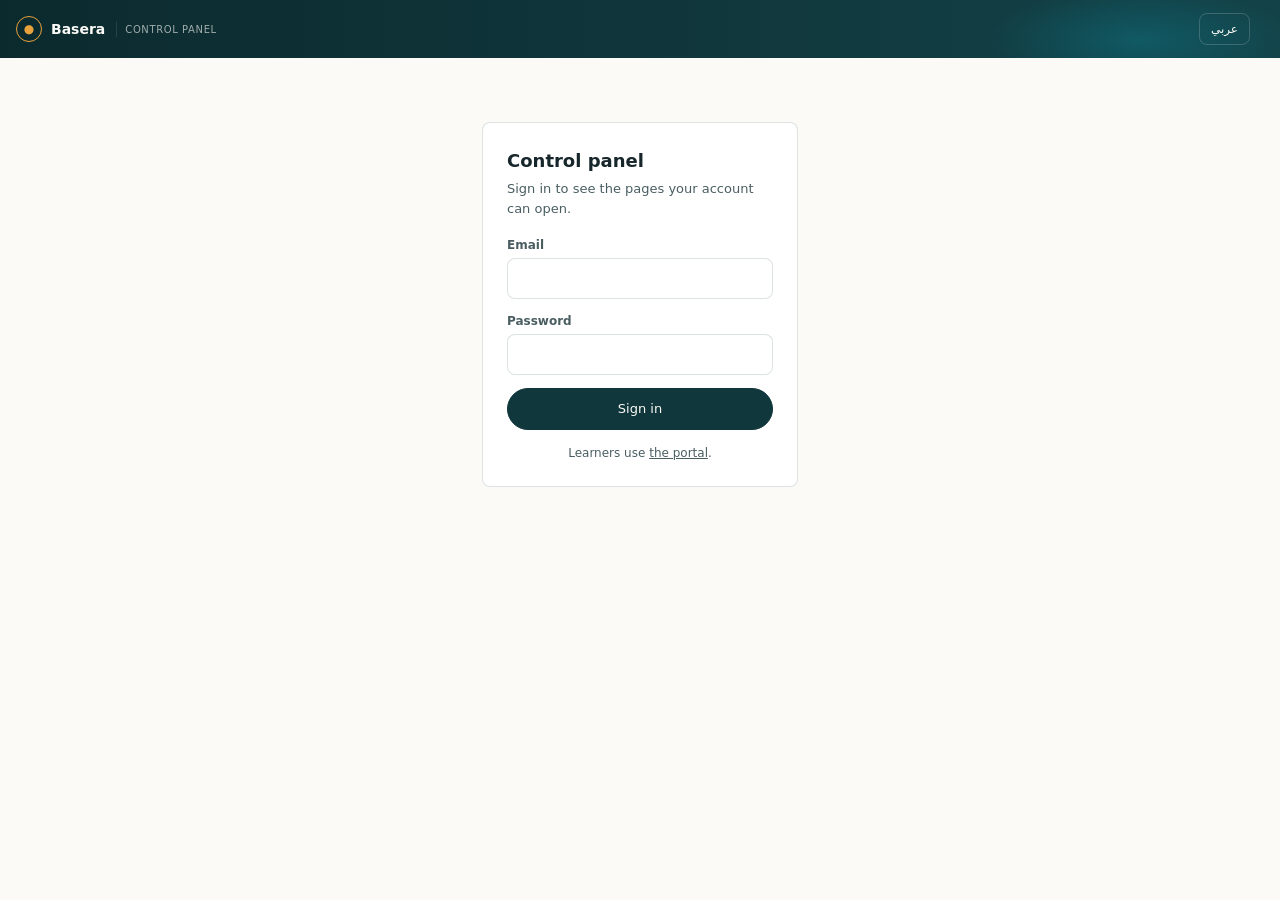
<file: admin.html>
<!doctype html>
<html lang="en">
<head>
<meta charset="utf-8">
<meta name="viewport" content="width=device-width, initial-scale=1">
<meta name="robots" content="noindex, nofollow">
<title>Basera — Control panel</title>
<link rel="stylesheet" href="admin.css?v=20261010a">
<link rel="stylesheet" href="admin-nav.css?v=20261010a">
</head>
<body>

<div class="top">
  <div class="brand">
    <span class="mark">&#9679;</span>
    <span>Basera</span>
    <small>Control panel</small>
  </div>
  <nav class="pages" id="pages" aria-label="Pages"></nav>
  <div class="spacer"></div>
  <button class="ghost" id="langBtn" title="Language used for course and lesson titles">EN</button>
  <span class="who" id="who"></span>
  <button class="ghost" id="outBtn" hidden>Sign out</button>
</div>

<div id="root"></div>

<script src="admin.js?v=20261010a"></script>
<script src="admin-views.js?v=20261010a"></script>
<script src="admin-access.js?v=20261010a"></script>
<script src="admin-reports.js?v=20261010a"></script>
<script src="admin-db.js?v=20261010a"></script>
<script>BA.start();</script>
</body>
</html>
</file>
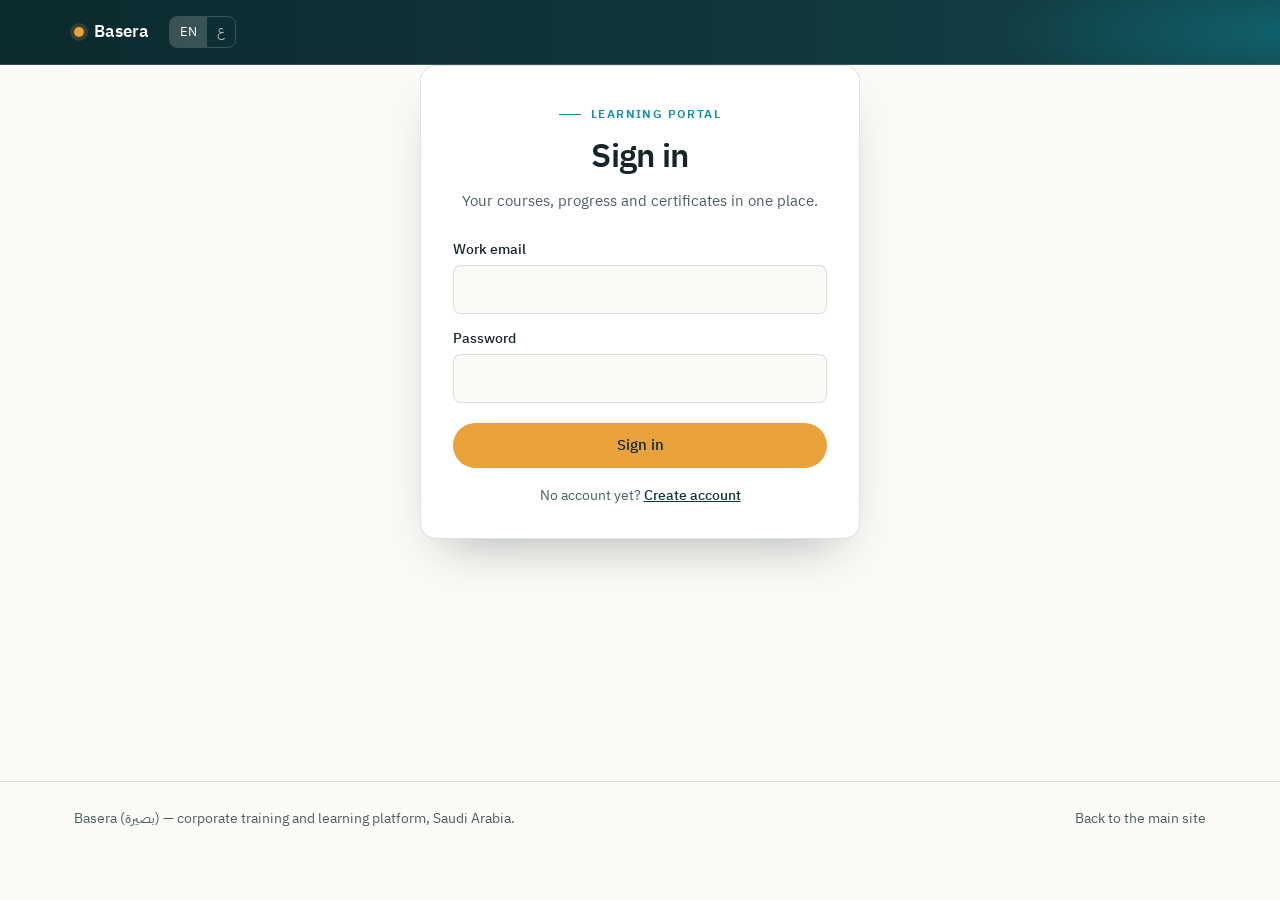
<file: learn.html>
<!DOCTYPE html>
<html lang="en" dir="ltr">
<head>
<meta charset="UTF-8">
<meta name="viewport" content="width=device-width, initial-scale=1.0">
<title>Basera — Learning portal</title>
<meta name="description" content="Basera learning portal: your courses, lessons, progress and certificates.">
<meta name="robots" content="noindex">
<link rel="preconnect" href="https://fonts.googleapis.com">
<link rel="preconnect" href="https://fonts.gstatic.com" crossorigin>
<link href="https://fonts.googleapis.com/css2?family=IBM+Plex+Sans+Arabic:wght@300;400;500;600;700&display=swap" rel="stylesheet">
<style>
  /* ---------- Tokens (shared with index.html) ---------- */
  :root{
    --petrol:#10373C;
    --petrol-2:#0B2A2E;
    --mint:#E4EDE8;
    --mint-2:#D3E2DA;
    --saffron:#E9A23B;
    --saffron-2:#C8862A;
    --ink:#16262A;
    --ink-2:#4A5E62;
    --white:#FBFAF6;
    --line:rgba(16,55,60,.14);
    --line-light:rgba(251,250,246,.18);
    --ok:#2E7D57;
    --bad:#B4462F;
    --teal:#0C8FA3;
    --radius:8px; --radius-lg:16px;
    --max:1180px;
    --ease:cubic-bezier(.22,.61,.36,1); --ease-out:cubic-bezier(.16,1,.3,1);
    --shadow:0 24px 50px -24px rgba(7,29,32,.35);
  }
  @keyframes rise{from{opacity:0;transform:translateY(14px)}to{opacity:1;transform:none}}
  @keyframes glow{0%,100%{opacity:.55}50%{opacity:.9}}
  *{box-sizing:border-box;margin:0;padding:0}
  html{scroll-behavior:smooth}
  body{
    font-family:"IBM Plex Sans Arabic",system-ui,sans-serif;
    color:var(--ink);background:var(--white);
    line-height:1.55;font-weight:400;
    -webkit-font-smoothing:antialiased;
  }
  [dir="rtl"] body,[dir="rtl"]{line-height:1.7}
  [dir="rtl"] h1,[dir="rtl"] h2,[dir="rtl"] h3{letter-spacing:0}
  a{color:inherit;text-decoration:none}
  img,svg{display:block;max-width:100%}
  button{font:inherit;cursor:pointer;border:0;background:none;color:inherit}
  input,select,textarea{font:inherit;color:inherit}
  :focus-visible{outline:3px solid var(--saffron);outline-offset:3px}
  /* display:flex on .bar nav / .who would otherwise beat the hidden attribute */
  [hidden]{display:none !important}
  .wrap{max-width:var(--max);margin:0 auto;padding:0 24px}
  .sr{position:absolute;width:1px;height:1px;overflow:hidden;clip:rect(0 0 0 0);white-space:nowrap}

  /* ---------- Header ---------- */
  header{
    position:sticky;top:0;z-index:50;
    background:linear-gradient(90deg,var(--petrol-2),var(--petrol) 60%,#134349);color:var(--white);
    border-bottom:1px solid var(--line-light);
  }
  header::before{content:"";position:absolute;top:0;bottom:0;inset-inline-end:0;width:45%;
    background:radial-gradient(70% 160% at 100% 50%,rgba(12,143,163,.38),transparent 70%);pointer-events:none;animation:glow 9s ease-in-out infinite}
  header .bar{position:relative}
  .bar{display:flex;align-items:center;gap:20px;height:64px}
  .brand{display:flex;align-items:center;gap:10px;font-weight:600;font-size:1.05rem}
  .brand .dot{width:10px;height:10px;border-radius:50%;background:var(--saffron);flex:none;box-shadow:0 0 0 4px rgba(233,162,59,.18)}
  .bar nav{display:flex;gap:18px;margin-inline-start:auto;font-size:.93rem}
  .bar nav a{opacity:.82;padding:6px 0;border-bottom:2px solid transparent;transition:opacity .2s var(--ease)}
  .bar nav a:hover{opacity:1}
  .bar nav a.on{opacity:1;border-bottom-color:var(--saffron)}
  .tools{display:flex;align-items:center;gap:12px;margin-inline-start:auto}
  .bar nav + .tools{margin-inline-start:0}
  .lang{display:flex;border:1px solid var(--line-light);border-radius:var(--radius);overflow:hidden}
  .lang button{padding:5px 10px;font-size:.8rem;opacity:.7}
  .lang button.active{background:var(--line-light);opacity:1}
  .who{display:flex;align-items:center;gap:8px;font-size:.88rem}
  .avatar{
    width:30px;height:30px;border-radius:50%;flex:none;
    background:var(--saffron);color:var(--petrol-2);
    display:grid;place-items:center;font-weight:600;font-size:.8rem;
  }
  .menu-btn{display:none;font-size:1.4rem;line-height:1}

  /* ---------- Buttons ---------- */
  .btn{
    display:inline-flex;align-items:center;justify-content:center;gap:8px;
    padding:11px 22px;border-radius:999px;font-weight:500;font-size:.95rem;
    transition:background .2s var(--ease),opacity .2s var(--ease),transform .3s var(--ease-out),box-shadow .3s var(--ease-out);
  }
  .btn:not([disabled]):hover{transform:translateY(-1px)}
  .btn-primary:not([disabled]):hover{box-shadow:0 12px 26px -12px rgba(233,162,59,.8)}
  .btn-primary{background:var(--saffron);color:var(--petrol-2)}
  .btn-primary:hover{background:var(--saffron-2)}
  .btn-dark{background:var(--petrol);color:var(--white)}
  .btn-dark:hover{background:var(--petrol-2)}
  .btn-ghost{border:1px solid var(--line);color:var(--ink)}
  .btn-ghost:hover{background:var(--mint)}
  .btn-sm{padding:7px 14px;font-size:.87rem}
  .btn[disabled]{opacity:.5;cursor:not-allowed}

  /* ---------- Layout ---------- */
  main{min-height:calc(100vh - 64px - 120px);padding:40px 0 72px}
  main > *{animation:rise .5s var(--ease-out) both}
  .page-head{margin-bottom:26px}
  .page-head h1{font-size:clamp(1.7rem,2.6vw,2.2rem);font-weight:600;letter-spacing:-.02em}
  .page-head p{color:var(--ink-2);margin-top:6px;font-size:.96rem}
  .kicker{
    font-size:.74rem;text-transform:uppercase;letter-spacing:.12em;
    color:var(--teal);font-weight:600;margin-bottom:8px;display:inline-flex;align-items:center;gap:10px;
  }
  .kicker::before{content:"";width:22px;height:1.5px;background:var(--teal)}
  [dir="rtl"] .kicker{letter-spacing:0}
  .grid{display:grid;gap:18px}
  .g3{grid-template-columns:repeat(3,1fr)}
  .g2{grid-template-columns:repeat(2,1fr)}
  .split{display:grid;grid-template-columns:280px 1fr;gap:32px;align-items:start}

  /* ---------- Cards ---------- */
  .card{
    border:1px solid var(--line);border-radius:var(--radius-lg);
    background:#fff;padding:22px;position:relative;overflow:hidden;
    display:flex;flex-direction:column;gap:10px;
    transition:transform .4s var(--ease-out),box-shadow .4s var(--ease-out),border-color .3s;
  }
  .card::before{content:"";position:absolute;top:0;inset-inline:0;height:3px;background:linear-gradient(90deg,var(--teal),var(--saffron));opacity:.85}
  .card:hover{transform:translateY(-4px);box-shadow:var(--shadow);border-color:rgba(16,55,60,.3)}
  .card h3{font-size:1.05rem;font-weight:600;line-height:1.35}
  .card p{color:var(--ink-2);font-size:.9rem}
  .card .foot{margin-top:auto;padding-top:12px;display:flex;align-items:center;justify-content:space-between;gap:10px}
  .meta{display:flex;flex-wrap:wrap;gap:6px}
  .meta span{
    font-size:.72rem;padding:3px 8px;border-radius:100px;
    background:var(--mint);color:var(--petrol);font-weight:500;
  }
  .stat{border:1px solid var(--line);border-radius:var(--radius-lg);padding:20px 22px;background:linear-gradient(135deg,#fff,var(--mint));transition:transform .4s var(--ease-out),box-shadow .4s var(--ease-out)}
  .stat:hover{transform:translateY(-3px);box-shadow:var(--shadow)}
  .stat .n{font-size:2.2rem;font-weight:600;color:var(--petrol);line-height:1.1;letter-spacing:-.03em;font-variant-numeric:tabular-nums}
  .stat .l{font-size:.84rem;color:var(--ink-2);margin-top:2px}

  /* ---------- Progress ---------- */
  .prog{height:6px;border-radius:100px;background:var(--mint-2);overflow:hidden}
  .prog i{display:block;height:100%;background:linear-gradient(90deg,var(--teal),var(--petrol));border-radius:100px;transition:width .8s var(--ease-out)}
  .prog.done i{background:var(--ok)}
  .prog-row{display:flex;align-items:center;gap:10px;font-size:.82rem;color:var(--ink-2)}
  .prog-row .prog{flex:1}

  /* ---------- Forms ---------- */
  .form{max-width:440px;margin:0 auto;background:#fff;border:1px solid var(--line);border-radius:var(--radius-lg);padding:32px;box-shadow:var(--shadow)}
  @media(max-width:520px){.form{padding:22px}}
  .field{margin-bottom:14px}
  .field label{display:block;font-size:.85rem;font-weight:500;margin-bottom:5px}
  .field input,.field select{
    width:100%;padding:11px 13px;border:1px solid var(--line);
    border-radius:var(--radius);background:var(--white);
  }
  .field input:focus,.field select:focus{border-color:var(--petrol);outline:none}
  .field .hint{font-size:.78rem;color:var(--ink-2);margin-top:4px}
  /* Sign-up is long enough that one flat column of inputs reads as a wall,
     so related fields sit in a titled group. */
  .fgroup{border:0;padding:0;margin:0 0 22px}
  .fgroup legend{
    padding:0;margin-bottom:10px;font-size:.72rem;font-weight:600;
    letter-spacing:.09em;text-transform:uppercase;color:var(--ink-2);
  }
  .field label .optional{font-weight:400;font-size:.76rem;color:var(--ink-2)}
  .field input.bad,.field select.bad{border-color:var(--bad)}
  .field .ferr{font-size:.78rem;color:var(--bad);margin-top:4px}
  /* A value the learner cannot change here, shown rather than hidden. */
  .ro{
    display:flex;flex-wrap:wrap;align-items:baseline;gap:8px;
    padding:9px 0;border-bottom:1px solid var(--line);
  }
  .ro span{font-size:.85rem;color:var(--ink-2);min-width:110px}
  .ro b{font-weight:500}
  .ro .hint{flex-basis:100%;font-size:.78rem;color:var(--ink-2);margin:0}
  .note{
    padding:12px 14px;border-radius:var(--radius);font-size:.88rem;
    border:1px solid var(--line);background:var(--mint);margin-bottom:16px;
  }
  .note.bad{background:#FBEDE9;border-color:rgba(180,70,47,.3);color:var(--bad)}
  .note.ok{background:#E9F3EE;border-color:rgba(46,125,87,.3);color:var(--ok)}
  .tabs{display:flex;gap:4px;border-bottom:1px solid var(--line);margin-bottom:22px}
  .tabs button{
    padding:9px 16px;font-size:.92rem;font-weight:500;color:var(--ink-2);
    border-bottom:2px solid transparent;margin-bottom:-1px;
  }
  .tabs button.on{color:var(--petrol);border-bottom-color:var(--saffron)}

  /* ---------- Lesson ---------- */
  .toc{border:1px solid var(--line);border-radius:var(--radius-lg);overflow:hidden;position:sticky;top:88px;background:#fff}
  .toc h4{padding:13px 16px;background:var(--mint);font-size:.82rem;text-transform:uppercase;letter-spacing:.1em;font-weight:600;color:var(--petrol)}
  [dir="rtl"] .toc h4{letter-spacing:0}
  .toc a{
    display:flex;gap:10px;align-items:flex-start;padding:12px 16px;
    border-top:1px solid var(--line);font-size:.89rem;transition:background .18s var(--ease);
  }
  .toc a:hover{background:var(--mint)}
  .toc a.on{background:var(--mint);font-weight:500}
  .tick{
    width:18px;height:18px;border-radius:50%;flex:none;margin-top:2px;
    border:1.5px solid var(--line);display:grid;place-items:center;font-size:.6rem;
  }
  .tick.done{background:var(--ok);border-color:var(--ok);color:#fff}
  .lesson-body{font-size:1.02rem;line-height:1.75;max-width:70ch}
  .lesson-body p{margin-bottom:1.05em}
  .lesson-nav{display:flex;justify-content:space-between;gap:12px;margin-top:34px;padding-top:22px;border-top:1px solid var(--line)}

  /* ---------- Quiz ---------- */
  .q{border:1px solid var(--line);border-radius:var(--radius);padding:18px 20px;margin-bottom:14px}
  .q h4{font-size:1rem;font-weight:600;margin-bottom:12px}
  .opt{display:flex;gap:10px;align-items:flex-start;padding:9px 11px;border-radius:var(--radius);cursor:pointer;transition:background .15s var(--ease)}
  .opt:hover{background:var(--mint)}
  .opt input{margin-top:4px;flex:none;accent-color:var(--petrol)}
  .opt.right{background:#E9F3EE}
  .opt.wrong{background:#FBEDE9}

  /* ---------- Certificate ---------- */
  .cert{
    border:1px solid var(--line);border-radius:var(--radius-lg);
    padding:28px;background:linear-gradient(135deg,#fff,var(--mint));position:relative;overflow:hidden;
    transition:transform .4s var(--ease-out),box-shadow .4s var(--ease-out);
  }
  .cert:hover{transform:translateY(-3px);box-shadow:var(--shadow)}
  .cert::after{
    content:"";position:absolute;inset-inline-end:-30px;top:-30px;
    width:120px;height:120px;border-radius:50%;background:rgba(233,162,59,.18);
  }
  .cert .code{font-family:ui-monospace,SFMono-Regular,Menlo,monospace;font-size:1.05rem;font-weight:600;color:var(--petrol);letter-spacing:.04em}
  .cert h3{font-size:1.15rem;font-weight:600;margin:6px 0 2px}

  .empty{text-align:center;padding:56px 24px;border:1px dashed var(--line);border-radius:var(--radius);color:var(--ink-2)}
  .empty h3{font-size:1.1rem;font-weight:600;color:var(--ink);margin-bottom:6px}
  .spin{display:inline-block;width:16px;height:16px;border:2px solid var(--line);border-top-color:var(--petrol);border-radius:50%;animation:sp .7s linear infinite}
  @keyframes sp{to{transform:rotate(360deg)}}
  .loading{padding:60px;text-align:center;color:var(--ink-2)}

  footer{border-top:1px solid var(--line);padding:26px 0;font-size:.85rem;color:var(--ink-2)}
  .foot-row{display:flex;justify-content:space-between;gap:16px;flex-wrap:wrap}

  @media(max-width:900px){
    .split{grid-template-columns:1fr}
    .toc{position:static}
    .g3{grid-template-columns:repeat(2,1fr)}
  }
  @media(max-width:680px){
    .g3,.g2{grid-template-columns:1fr}
    .bar nav{display:none}
    .bar nav.open{
      display:flex;position:absolute;top:64px;inset-inline:0;
      flex-direction:column;background:var(--petrol);padding:14px 24px;gap:12px;
      border-bottom:1px solid var(--line-light);
    }
    .menu-btn{display:block}
    .who span{display:none}
  }
</style>
</head>
<body>

<header>
  <div class="wrap bar">
    <a class="brand" href="index.html"><span class="dot"></span><span data-i18n="brand">Basera</span></a>
    <nav id="nav" hidden>
      <a href="#/dashboard" data-nav="dashboard" data-i18n="nav_dash">My learning</a>
      <a href="#/catalogue" data-nav="catalogue" data-i18n="nav_cat">Catalogue</a>
      <a href="#/certificates" data-nav="certificates" data-i18n="nav_certs">Certificates</a>
      <a href="#/account" data-nav="account" data-i18n="nav_account">Account</a>
      <a href="admin.html" id="panelLink" data-i18n="nav_panel" hidden>Control panel</a>
    </nav>
    <div class="tools">
      <div class="lang">
        <button data-lang="en" class="active">EN</button>
        <button data-lang="ar">ع</button>
      </div>
      <div class="who" id="who" hidden>
        <span class="avatar" id="avatar">—</span>
        <button id="signOut" title="Sign out"><span data-i18n="sign_out">Sign out</span></button>
      </div>
      <button class="menu-btn" id="menuBtn" aria-label="Menu" hidden>☰</button>
    </div>
  </div>
</header>

<main class="wrap" id="view">
  <div class="loading"><span class="spin"></span></div>
</main>

<footer>
  <div class="wrap foot-row">
    <span data-i18n="foot">Basera (بصيرة) — corporate training and learning platform, Saudi Arabia.</span>
    <a href="index.html" data-i18n="back_site">Back to the main site</a>
  </div>
</footer>

<script>
(function(){
  "use strict";

  // ============================================================
  // Config — same project as index.html. The anon key is public
  // by design; row-level security is what protects the data.
  // ============================================================
  var SB_URL = "https://brlhihishoilxyslwubj.supabase.co";
  var SB_KEY = "eyJhbGciOiJIUzI1NiIsInR5cCI6IkpXVCJ9.eyJpc3MiOiJzdXBhYmFzZSIsInJlZiI6ImJybGhpaGlzaG9pbHh5c2x3dWJqIiwicm9sZSI6ImFub24iLCJpYXQiOjE3ODkzMDYyNzEsImV4cCI6MjEwNDg4MjI3MX0.xOcmd_ANs4wN7S5Cy7tTl5-St-iX73q_Ro5wRydaH4I";
  var PASS_MARK = 70;   // percent needed to clear a quiz lesson

  // ============================================================
  // Translations
  // ============================================================
  var T = {
    en: {
      brand:"Basera", nav_dash:"My learning", nav_cat:"Catalogue", nav_certs:"Certificates",
      sign_out:"Sign out", back_site:"Back to the main site",
      foot:"Basera (بصيرة) — corporate training and learning platform, Saudi Arabia.",

      si_title:"Sign in", su_title:"Create an account",
      sp_title:"Set your password", sp_sub:"Choose the password you will use to sign in.", sp_btn:"Save password", sp_done:"Password saved. Welcome.",
      si_kicker:"Learning portal", si_sub:"Your courses, progress and certificates in one place.",
      f_email:"Work email", f_pass:"Password", f_name:"Full name",
      f_dept:"Department", f_join:"Company join code", f_join_hint:"Optional — links your account to your employer.",
      f_pass_hint:"At least 8 characters.",
      do_signin:"Sign in", do_signup:"Create account",
      no_account:"No account yet?", have_account:"Already have an account?",
      err_creds:"Email or password is not correct.",
      err_generic:"Something went wrong. Please try again.",
      err_fields:"Please fill in every required field.",
      err_pass_short:"Password must be at least 8 characters.",
      check_email:"Account created. Check your email to confirm it, then sign in.",

      nav_account:"Account", nav_panel:"Control panel",
      su_sub:"It takes a minute. You can enrol in a course straight afterwards.",
      sec_you:"About you", sec_sign:"How you sign in", sec_org:"Your company",
      sec_org_hint:"Leave this empty if you are signing up on your own.",
      optional:"Optional",
      f_pass2:"Confirm password", f_show:"Show", f_hide:"Hide",
      err_name:"Enter your full name.",
      err_email:"Enter a valid email address.",
      err_pass_match:"The two passwords do not match.",

      acc_title:"Account", acc_sub:"Your details and how you sign in.",
      acc_details:"Your details", acc_security:"Password",
      acc_type:"Account type", acc_company:"Company", acc_email_ro:"Sign-in email",
      acc_email_hint:"Contact Basera if you need this changed.",
      f_lang:"Preferred language",
      acc_save:"Save changes", acc_saved:"Saved.",
      f_pass_new:"New password", acc_pass_btn:"Update password",
      acc_pass_done:"Password updated.",
      acc_panel_p:"Your account can open the control panel.",
      acc_open_panel:"Open the control panel",
      role_super_admin:"Super admin", role_admin:"Admin", role_trainer:"Trainer",
      role_client_admin:"Company lead", role_learner:"Learner", role_partner:"Partner",

      dash_title:"My learning", dash_sub:"Pick up where you left off.",
      st_active:"In progress", st_done:"Completed", st_certs:"Certificates",
      no_courses:"You are not enrolled yet",
      no_courses_p:"Browse the catalogue and enrol in your first course.",
      browse:"Browse the catalogue",
      cat_title:"Catalogue", cat_sub:"Every published Basera course.",
      resume:"Continue", start:"Start", enrol:"Enrol", enrolled:"Enrolled", view:"Open",
      enrolling:"Enrolling…",
      complete_label:"complete",
      certs_title:"Certificates", certs_sub:"Issued automatically when you finish a course.",
      no_certs:"No certificates yet",
      no_certs_p:"Finish a course with a certificate to earn your first one.",
      issued:"Issued", score:"Score", holder:"Awarded to",
      lessons:"Lessons", lesson:"Lesson", of:"of",
      mark_done:"Mark as complete", done:"Completed", next:"Next", prev:"Previous",
      back_course:"Back to the course", back_dash:"Back to my learning",
      q_check:"Check answers", q_retry:"Try again", q_pass:"Passed", q_score:"You scored",
      q_need:"You need {n}% to clear this lesson.",
      q_pick:"Answer every question first.",
      course_done:"Course complete",
      course_done_p:"Your certificate has been issued — it is on your certificates page.",
      loading:"Loading…",
      not_found:"That page does not exist.",
      lv_b:"Beginner", lv_i:"Intermediate", lv_a:"Advanced",
      fm_live:"Live online", fm_self:"Self-paced", fm_site:"On site",
      hrs:"hrs", sar:"SAR", cert:"Certificate", min:"min"
    },
    ar: {
      brand:"بصيرة", nav_dash:"تعلّمي", nav_cat:"الدورات", nav_certs:"الشهادات",
      sign_out:"تسجيل الخروج", back_site:"العودة للموقع",
      foot:"بصيرة — تدريب الشركات ومنصة تعلّم، المملكة العربية السعودية.",

      si_title:"تسجيل الدخول", su_title:"إنشاء حساب",
      sp_title:"عيّن كلمة المرور", sp_sub:"اختر كلمة المرور التي ستستخدمها لتسجيل الدخول.", sp_btn:"حفظ كلمة المرور", sp_done:"تم حفظ كلمة المرور. أهلاً بك.",
      si_kicker:"منصة التعلّم", si_sub:"دوراتك وتقدمك وشهاداتك في مكان واحد.",
      f_email:"البريد الإلكتروني", f_pass:"كلمة المرور", f_name:"الاسم الكامل",
      f_dept:"الإدارة", f_join:"رمز انضمام الشركة", f_join_hint:"اختياري — يربط حسابك بجهة عملك.",
      f_pass_hint:"٨ أحرف على الأقل.",
      do_signin:"دخول", do_signup:"إنشاء الحساب",
      no_account:"ليس لديك حساب؟", have_account:"لديك حساب بالفعل؟",
      err_creds:"البريد الإلكتروني أو كلمة المرور غير صحيحة.",
      err_generic:"حدث خطأ. حاول مرة أخرى.",
      err_fields:"يرجى تعبئة جميع الحقول المطلوبة.",
      err_pass_short:"كلمة المرور يجب أن تكون ٨ أحرف على الأقل.",
      check_email:"تم إنشاء الحساب. تحقق من بريدك لتأكيده ثم سجّل الدخول.",

      nav_account:"حسابي", nav_panel:"لوحة التحكم",
      su_sub:"لن يستغرق سوى دقيقة، ويمكنك التسجيل في دورة بعدها مباشرة.",
      sec_you:"بياناتك", sec_sign:"بيانات الدخول", sec_org:"جهة عملك",
      sec_org_hint:"اتركه فارغاً إذا كنت تسجّل بصفتك الشخصية.",
      optional:"اختياري",
      f_pass2:"تأكيد كلمة المرور", f_show:"إظهار", f_hide:"إخفاء",
      err_name:"أدخل اسمك الكامل.",
      err_email:"أدخل بريداً إلكترونياً صحيحاً.",
      err_pass_match:"كلمتا المرور غير متطابقتين.",

      acc_title:"حسابي", acc_sub:"بياناتك وطريقة دخولك.",
      acc_details:"بياناتك", acc_security:"كلمة المرور",
      acc_type:"نوع الحساب", acc_company:"الشركة", acc_email_ro:"بريد الدخول",
      acc_email_hint:"تواصل مع بصيرة إذا احتجت تغييره.",
      f_lang:"اللغة المفضلة",
      acc_save:"حفظ التغييرات", acc_saved:"تم الحفظ.",
      f_pass_new:"كلمة المرور الجديدة", acc_pass_btn:"تحديث كلمة المرور",
      acc_pass_done:"تم تحديث كلمة المرور.",
      acc_panel_p:"يمكن لحسابك فتح لوحة التحكم.",
      acc_open_panel:"افتح لوحة التحكم",
      role_super_admin:"مدير عام", role_admin:"مشرف", role_trainer:"مدرب",
      role_client_admin:"مسؤول الشركة", role_learner:"متدرب", role_partner:"شريك",

      dash_title:"تعلّمي", dash_sub:"أكمل من حيث توقفت.",
      st_active:"قيد التقدم", st_done:"مكتملة", st_certs:"الشهادات",
      no_courses:"لم تسجّل في أي دورة بعد",
      no_courses_p:"تصفح الدورات وسجّل في أول دورة لك.",
      browse:"تصفح الدورات",
      cat_title:"الدورات", cat_sub:"جميع دورات بصيرة المنشورة.",
      resume:"متابعة", start:"ابدأ", enrol:"سجّل", enrolled:"مسجَّل", view:"افتح",
      enrolling:"جارٍ التسجيل…",
      complete_label:"مكتمل",
      certs_title:"الشهادات", certs_sub:"تصدر تلقائياً عند إكمال الدورة.",
      no_certs:"لا توجد شهادات بعد",
      no_certs_p:"أكمل دورة تمنح شهادة لتحصل على أول شهادة.",
      issued:"تاريخ الإصدار", score:"الدرجة", holder:"ممنوحة إلى",
      lessons:"الدروس", lesson:"الدرس", of:"من",
      mark_done:"تحديد كمكتمل", done:"مكتمل", next:"التالي", prev:"السابق",
      back_course:"العودة للدورة", back_dash:"العودة لتعلّمي",
      q_check:"تحقق من الإجابات", q_retry:"حاول مرة أخرى", q_pass:"ناجح", q_score:"درجتك",
      q_need:"تحتاج {n}٪ لاجتياز هذا الدرس.",
      q_pick:"أجب عن جميع الأسئلة أولاً.",
      course_done:"اكتملت الدورة",
      course_done_p:"تم إصدار شهادتك — تجدها في صفحة الشهادات.",
      loading:"جارٍ التحميل…",
      not_found:"هذه الصفحة غير موجودة.",
      lv_b:"مبتدئ", lv_i:"متوسط", lv_a:"متقدم",
      fm_live:"أونلاين مباشر", fm_self:"ذاتي", fm_site:"في الموقع",
      hrs:"ساعة", sar:"ريال", cert:"شهادة", min:"دقيقة"
    }
  };

  var CUR = localStorage.getItem("basera_lang") || "en";
  function t(k){ return (T[CUR] && T[CUR][k]) || T.en[k] || k; }

  function setLang(lang){
    CUR = lang;
    localStorage.setItem("basera_lang", lang);
    document.documentElement.lang = lang;
    document.documentElement.dir = lang === "ar" ? "rtl" : "ltr";
    document.querySelectorAll("[data-i18n]").forEach(function(el){
      var v = T[lang][el.dataset.i18n];
      if (v !== undefined) el.textContent = v;
    });
    document.querySelectorAll(".lang button").forEach(function(b){
      b.classList.toggle("active", b.dataset.lang === lang);
    });
    render();
  }

  // ============================================================
  // Small helpers
  // ============================================================
  function esc(s){
    return String(s == null ? "" : s)
      .replace(/&/g,"&amp;").replace(/</g,"&lt;").replace(/>/g,"&gt;")
      .replace(/"/g,"&quot;").replace(/'/g,"&#39;");
  }
  function L(row, field){                    // localised column picker
    return row[field + "_" + CUR] || row[field + "_en"] || "";
  }
  function paras(text){
    return String(text || "").split(/\n{2,}/).filter(Boolean)
      .map(function(p){ return "<p>" + esc(p).replace(/\n/g,"<br>") + "</p>"; }).join("");
  }
  function initials(name){
    var parts = String(name || "?").trim().split(/\s+/);
    return ((parts[0] || "?")[0] + (parts.length > 1 ? parts[parts.length-1][0] : "")).toUpperCase();
  }
  function el(id){ return document.getElementById(id); }

  // ============================================================
  // Session — stored locally, refreshed when the token expires
  // ============================================================
  var SESSION_KEY = "basera_session";
  var session = null;
  try { session = JSON.parse(localStorage.getItem(SESSION_KEY) || "null"); } catch(e){ session = null; }

  function saveSession(s){
    session = s;
    if (s) localStorage.setItem(SESSION_KEY, JSON.stringify(s));
    else localStorage.removeItem(SESSION_KEY);
  }
  function signedIn(){ return !!(session && session.access_token); }

  function authHeaders(){
    var h = { "apikey": SB_KEY, "Content-Type": "application/json" };
    h["Authorization"] = "Bearer " + (signedIn() ? session.access_token : SB_KEY);
    return h;
  }

  async function refreshSession(){
    if (!session || !session.refresh_token) return false;
    var r = await fetch(SB_URL + "/auth/v1/token?grant_type=refresh_token", {
      method: "POST",
      headers: { "apikey": SB_KEY, "Content-Type": "application/json" },
      body: JSON.stringify({ refresh_token: session.refresh_token })
    });
    if (!r.ok) { saveSession(null); return false; }
    saveSession(await r.json());
    return true;
  }

  // REST call with one automatic retry after a token refresh.
  async function rest(path, opts, retried){
    opts = opts || {};
    var r = await fetch(SB_URL + "/rest/v1/" + path, {
      method: opts.method || "GET",
      headers: Object.assign(authHeaders(), opts.headers || {}),
      body: opts.body ? JSON.stringify(opts.body) : undefined
    });
    if (r.status === 401 && !retried && session) {
      if (await refreshSession()) return rest(path, opts, true);
      saveSession(null);
      location.hash = "#/signin";
      throw new Error("signed out");
    }
    if (!r.ok) {
      var detail = await r.text().catch(function(){ return ""; });
      throw new Error("REST " + r.status + " " + detail);
    }
    if (r.status === 204) return null;
    return r.json().catch(function(){ return null; });
  }

  async function auth(endpoint, body){
    var r = await fetch(SB_URL + "/auth/v1/" + endpoint, {
      method: "POST",
      headers: { "apikey": SB_KEY, "Content-Type": "application/json" },
      body: JSON.stringify(body)
    });
    var data = await r.json().catch(function(){ return {}; });
    if (!r.ok) {
      var e = new Error(data.error_description || data.msg || data.message || "auth error");
      e.status = r.status;
      throw e;
    }
    return data;
  }

  // ============================================================
  // Data access
  // ============================================================
  // Account types with at least one section in the control panel. Kept in
  // step with A.ROUTES in admin.js — a learner or partner has nothing to
  // manage, so the link is not offered to them.
  var PANEL_ROLES = ["super_admin", "admin", "trainer", "client_admin"];
  function roleLabel(role){
    var k = "role_" + String(role || "");
    var s = t(k);
    return s === k ? (role || "—") : s;
  }

  var cache = { profile:null, courses:null };

  function getProfile(){
    if (cache.profile) return Promise.resolve(cache.profile);
    return rest("profiles?select=id,full_name,email,role,org_id,department,lang&limit=1")
      .then(function(rows){ cache.profile = (rows && rows[0]) || null; return cache.profile; });
  }
  function getCourses(){
    if (cache.courses) return Promise.resolve(cache.courses);
    return rest("courses?select=id,title_en,title_ar,summary_en,summary_ar,domain,level,format,hours,price_sar,has_certificate&is_published=eq.true&order=sort_order")
      .then(function(rows){ cache.courses = rows || []; return cache.courses; });
  }
  function getEnrollments(){
    return rest("enrollments?select=id,course_id,status,progress_pct,score,enrolled_at,completed_at&order=enrolled_at.desc");
  }
  function getLessons(courseId){
    return rest("lessons?select=id,course_id,title_en,title_ar,kind,body_en,body_ar,media_url,duration_min,quiz,sort_order&course_id=eq." +
      encodeURIComponent(courseId) + "&order=sort_order");
  }
  function getProgress(enrollmentId){
    return rest("lesson_progress?select=lesson_id,score,completed_at&enrollment_id=eq." + encodeURIComponent(enrollmentId));
  }
  function getCertificates(){
    return rest("certificates?select=code,holder_name,course_id,issued_on,score,is_valid&order=issued_on.desc");
  }
  function enrol(courseId){
    return rest("enrollments", {
      method: "POST",
      headers: { "Prefer": "return=representation" },
      body: { user_id: session.user.id, course_id: courseId }
    });
  }
  // Composite primary key (enrollment_id, lesson_id) — upsert so a
  // retaken quiz updates the score instead of failing on conflict.
  function markComplete(enrollmentId, lessonId, score){
    return rest("lesson_progress", {
      method: "POST",
      headers: { "Prefer": "resolution=merge-duplicates,return=representation" },
      body: { enrollment_id: enrollmentId, lesson_id: lessonId, score: (score == null ? null : score) }
    });
  }

  // ============================================================
  // Chrome
  // ============================================================
  function paintChrome(){
    var nav = el("nav"), who = el("who"), menuBtn = el("menuBtn");
    nav.hidden = !signedIn();
    who.hidden = !signedIn();
    menuBtn.hidden = !signedIn();
    if (signedIn()) {
      var name = (cache.profile && cache.profile.full_name) ||
                 (session.user && session.user.email) || "?";
      el("avatar").textContent = initials(name);
      el("avatar").title = name;
    }
    // The control panel is only offered to account types that have
    // something to manage there; the panel re-checks this itself, and
    // RLS decides what they can actually see once inside.
    var panel = el("panelLink");
    if (panel) panel.hidden = !(signedIn() && cache.profile && PANEL_ROLES.indexOf(cache.profile.role) >= 0);
    var route = (location.hash || "").split("/")[1] || "";
    document.querySelectorAll("[data-nav]").forEach(function(a){
      a.classList.toggle("on", a.dataset.nav === route);
    });
  }

  // ============================================================
  // Views
  // ============================================================
  var view = el("view");
  function show(html){ view.innerHTML = html; paintChrome(); }
  function busy(){ view.innerHTML = '<div class="loading"><span class="spin"></span></div>'; }

  // ---------- Auth ----------
  function viewAuth(mode){
    var isUp = mode === "signup";
    show(
      '<div class="form">' +
        '<div class="page-head" style="text-align:center">' +
          '<div class="kicker">' + esc(t("si_kicker")) + '</div>' +
          '<h1>' + esc(isUp ? t("su_title") : t("si_title")) + '</h1>' +
          '<p>' + esc(isUp ? t("su_sub") : t("si_sub")) + '</p>' +
        '</div>' +
        '<div id="authMsg"></div>' +
        '<form id="authForm" novalidate>' +
          (isUp
            ? group(t("sec_you"),
                field("name",  t("f_name"),  "text",  "", true) +
                field("email", t("f_email"), "email", "", true) +
                field("dept",  t("f_dept"),  "text",  "", false)) +
              group(t("sec_sign"),
                field("pass",  t("f_pass"),  "password", t("f_pass_hint"), true, "new-password") +
                field("pass2", t("f_pass2"), "password", "", true, "new-password")) +
              group(t("sec_org"),
                field("join", t("f_join"), "text", t("sec_org_hint"), false))
            : field("email", t("f_email"), "email", "", true) +
              field("pass",  t("f_pass"),  "password", "", true)) +
          '<button class="btn btn-primary" style="width:100%;margin-top:6px" type="submit" id="authBtn">' +
            esc(isUp ? t("do_signup") : t("do_signin")) +
          '</button>' +
        '</form>' +
        '<p style="text-align:center;margin-top:16px;font-size:.9rem;color:var(--ink-2)">' +
          esc(isUp ? t("have_account") : t("no_account")) + ' ' +
          '<a href="#/' + (isUp ? "signin" : "signup") + '" style="color:var(--petrol);font-weight:500;text-decoration:underline">' +
            esc(isUp ? t("do_signin") : t("do_signup")) +
          '</a>' +
        '</p>' +
      '</div>'
    );

    el("authForm").addEventListener("submit", function(ev){
      ev.preventDefault();
      submitAuth(isUp);
    });
  }

  // A titled block of related fields. Sign-up is long enough that one flat
  // column of inputs reads as a wall; grouping says what each part is for.
  function group(title, inner){
    return '<fieldset class="fgroup"><legend>' + esc(title) + '</legend>' + inner + '</fieldset>';
  }

  function field(id, label, type, hint, required, autocomplete){
    var ac = autocomplete ||
      (type === "password" ? "current-password" : (id === "email" ? "email" : (id === "name" ? "name" : "off")));
    return '<div class="field" data-field="' + id + '">' +
      '<label for="f_' + id + '">' + esc(label) +
        (required ? "" : ' <span class="optional">' + esc(t("optional")) + '</span>') + '</label>' +
      '<input id="f_' + id + '" type="' + type + '" autocomplete="' + ac + '">' +
      (hint ? '<div class="hint">' + esc(hint) + '</div>' : "") +
      '<div class="ferr" hidden></div>' +
    '</div>';
  }

  // Errors sit under the field they belong to. The banner above the form is
  // kept for what the server says, which belongs to no single field.
  function fieldErr(id, msg){
    var w = document.querySelector('[data-field="' + id + '"] .ferr');
    if (!w) return;
    w.textContent = msg || "";
    w.hidden = !msg;
    var input = el("f_" + id);
    if (input) input.classList.toggle("bad", !!msg);
  }
  function clearErrors(){
    Array.prototype.forEach.call(document.querySelectorAll(".ferr"), function(w){
      w.hidden = true; w.textContent = "";
    });
    Array.prototype.forEach.call(document.querySelectorAll(".field input"), function(i){
      i.classList.remove("bad");
    });
    var m = el("authMsg"); if (m) m.innerHTML = "";
  }
  function validEmail(s){ return /^[^@\s]+@[^@\s]+\.[^@\s]+$/.test(s); }

  function authMsg(text, kind){
    el("authMsg").innerHTML = '<div class="note ' + (kind || "") + '">' + esc(text) + '</div>';
  }

  // Invitation and password-reset links land here with the session in the URL.
  function viewSetPassword(){
    show(
      '<div class="form">' +
        '<div class="page-head" style="text-align:center">' +
          '<div class="kicker">' + esc(t("si_kicker")) + '</div>' +
          '<h1>' + esc(t("sp_title")) + '</h1>' +
          '<p>' + esc(t("sp_sub")) + '</p>' +
        '</div>' +
        '<div id="authMsg"></div>' +
        '<form id="authForm" novalidate>' +
          field("pass", t("f_pass"), "password", t("f_pass_hint"), true) +
          '<button class="btn btn-primary" style="width:100%;margin-top:6px" type="submit" id="authBtn">' + esc(t("sp_btn")) + '</button>' +
        '</form>' +
      '</div>');
    el("f_pass").setAttribute("autocomplete", "new-password");
    el("authForm").addEventListener("submit", async function(ev){
      ev.preventDefault();
      var pass = el("f_pass").value || "";
      if (pass.length < 8) return authMsg(t("err_pass_short"), "bad");
      var btn = el("authBtn"); btn.disabled = true;
      try {
        var r = await fetch(SB_URL + "/auth/v1/user", {
          method: "PUT", headers: authHeaders(), body: JSON.stringify({ password: pass })
        });
        var data = await r.json().catch(function(){ return {}; });
        if (!r.ok) throw new Error(data.error_description || data.msg || data.message || "Could not save password");
        authMsg(t("sp_done"), "ok");
        setTimeout(function(){ location.hash = "#/dashboard"; }, 700);
      } catch (err) {
        authMsg(err.message, "bad"); btn.disabled = false;
      }
    });
  }

  // Supabase puts the tokens of an invite / recovery / magic link in the
  // URL fragment. Capture them into the session and go set a password.
  function captureAuthRedirect(){
    var h = location.hash || "";
    if (h.indexOf("access_token=") === -1) return false;
    var p = {};
    h.replace(/^#/, "").split("&").forEach(function(kv){
      var i = kv.indexOf("="); if (i > 0) p[decodeURIComponent(kv.slice(0, i))] = decodeURIComponent(kv.slice(i + 1));
    });
    if (!p.access_token) return false;
    saveSession({ access_token: p.access_token, refresh_token: p.refresh_token || null, token_type: p.token_type || "bearer", expires_in: Number(p.expires_in) || 3600 });
    cache.profile = null;
    var needsPassword = p.type === "invite" || p.type === "recovery" || p.type === "magiclink" || p.type === "signup";
    history.replaceState(null, "", location.pathname + (needsPassword ? "#/setpassword" : "#/dashboard"));
    return true;
  }

  async function submitAuth(isUp){
    var btn = el("authBtn");
    var email = (el("f_email").value || "").trim();
    var pass  = el("f_pass").value || "";
    var name  = isUp ? (el("f_name").value || "").trim() : "";

    clearErrors();
    var firstBad = null;
    function bad(id, msg){ fieldErr(id, msg); if (!firstBad) firstBad = id; }

    if (isUp && !name) bad("name", t("err_name"));
    if (!email) bad("email", t("err_fields"));
    else if (!validEmail(email)) bad("email", t("err_email"));
    if (!pass) bad("pass", t("err_fields"));
    else if (isUp && pass.length < 8) bad("pass", t("err_pass_short"));
    if (isUp && pass && (el("f_pass2").value || "") !== pass) bad("pass2", t("err_pass_match"));

    if (firstBad) {
      var f = el("f_" + firstBad);
      if (f) f.focus();
      return;
    }

    btn.disabled = true;
    var original = btn.textContent;
    btn.innerHTML = '<span class="spin"></span>';

    try {
      var data;
      if (isUp) {
        var meta = { full_name: name, lang: CUR };
        var dept = (el("f_dept").value || "").trim();
        var join = (el("f_join").value || "").trim();
        if (dept) meta.department = dept;
        if (join) meta.join_code = join.toUpperCase();
        data = await auth("signup", { email: email, password: pass, data: meta });
        // With email confirmation on, signup returns a user but no token.
        if (!data.access_token) {
          btn.disabled = false; btn.textContent = original;
          return authMsg(t("check_email"), "ok");
        }
      } else {
        data = await auth("token?grant_type=password", { email: email, password: pass });
      }
      saveSession(data);
      cache.profile = null;
      await getProfile().catch(function(){});
      location.hash = "#/dashboard";
    } catch (err) {
      btn.disabled = false; btn.textContent = original;
      var msg = String(err.message || "");
      authMsg(/invalid|credential|grant/i.test(msg) ? t("err_creds") : (msg || t("err_generic")), "bad");
    }
  }

  // ---------- Dashboard ----------
  async function viewDashboard(){
    busy();
    var res = await Promise.all([getEnrollments(), getCourses(), getCertificates()]);
    var enrs = res[0] || [], courses = res[1] || [], certs = res[2] || [];
    var byId = {};
    courses.forEach(function(c){ byId[c.id] = c; });

    var active = enrs.filter(function(e){ return e.status !== "completed"; });
    var done   = enrs.filter(function(e){ return e.status === "completed"; });

    var body;
    if (!enrs.length) {
      body = '<div class="empty">' +
        '<h3>' + esc(t("no_courses")) + '</h3>' +
        '<p style="margin-bottom:18px">' + esc(t("no_courses_p")) + '</p>' +
        '<a class="btn btn-primary" href="#/catalogue">' + esc(t("browse")) + '</a>' +
      '</div>';
    } else {
      body = '<div class="grid g3">' + enrs.map(function(e){
        var c = byId[e.course_id];
        if (!c) return "";
        var pct = e.progress_pct || 0;
        return '<article class="card">' +
          '<div class="meta"><span>' + esc(t("lv_" + c.level)) + '</span><span>' + esc(t("fm_" + c.format)) + '</span></div>' +
          '<h3>' + esc(L(c, "title")) + '</h3>' +
          '<div class="prog-row">' +
            '<div class="prog' + (pct >= 100 ? " done" : "") + '"><i style="width:' + pct + '%"></i></div>' +
            '<span>' + pct + '% ' + esc(t("complete_label")) + '</span>' +
          '</div>' +
          '<div class="foot">' +
            '<a class="btn btn-dark btn-sm" href="#/course/' + encodeURIComponent(c.id) + '">' +
              esc(pct > 0 ? t("resume") : t("start")) +
            '</a>' +
          '</div>' +
        '</article>';
      }).join("") + '</div>';
    }

    show(
      '<div class="page-head"><h1>' + esc(t("dash_title")) + '</h1><p>' + esc(t("dash_sub")) + '</p></div>' +
      '<div class="grid g3" style="margin-bottom:28px">' +
        stat(active.length, t("st_active")) +
        stat(done.length, t("st_done")) +
        stat(certs.length, t("st_certs")) +
      '</div>' + body
    );
  }
  function stat(n, label){
    return '<div class="stat"><div class="n">' + n + '</div><div class="l">' + esc(label) + '</div></div>';
  }

  // ---------- Catalogue ----------
  async function viewCatalogue(){
    busy();
    var res = await Promise.all([getCourses(), getEnrollments()]);
    var courses = res[0] || [], enrs = res[1] || [];
    var mine = {};
    enrs.forEach(function(e){ mine[e.course_id] = e; });

    show(
      '<div class="page-head"><h1>' + esc(t("cat_title")) + '</h1><p>' + esc(t("cat_sub")) + '</p></div>' +
      '<div class="grid g3">' + courses.map(function(c){
        var e = mine[c.id];
        return '<article class="card">' +
          '<div class="meta">' +
            '<span>' + esc(t("lv_" + c.level)) + '</span>' +
            '<span>' + esc(t("fm_" + c.format)) + '</span>' +
            '<span>' + c.hours + " " + esc(t("hrs")) + '</span>' +
            (c.has_certificate ? '<span>' + esc(t("cert")) + '</span>' : "") +
          '</div>' +
          '<h3>' + esc(L(c, "title")) + '</h3>' +
          '<p>' + esc(L(c, "summary")) + '</p>' +
          '<div class="foot">' +
            (e
              ? '<a class="btn btn-ghost btn-sm" href="#/course/' + encodeURIComponent(c.id) + '">' + esc(t("view")) + '</a>'
              : '<button class="btn btn-primary btn-sm" data-enrol="' + esc(c.id) + '">' + esc(t("enrol")) + '</button>') +
          '</div>' +
        '</article>';
      }).join("") + '</div>'
    );

    view.querySelectorAll("[data-enrol]").forEach(function(btn){
      btn.addEventListener("click", async function(){
        btn.disabled = true;
        btn.textContent = t("enrolling");
        try {
          await enrol(btn.dataset.enrol);
          location.hash = "#/course/" + encodeURIComponent(btn.dataset.enrol);
        } catch (err) {
          btn.disabled = false;
          btn.textContent = t("enrol");
          alert(t("err_generic"));
        }
      });
    });
  }

  // ---------- Course ----------
  async function viewCourse(courseId){
    busy();
    var res = await Promise.all([getCourses(), getEnrollments(), getLessons(courseId)]);
    var courses = res[0] || [], enrs = res[1] || [], lessons = res[2] || [];
    var course = courses.filter(function(c){ return c.id === courseId; })[0];
    if (!course) return show('<div class="empty"><h3>' + esc(t("not_found")) + '</h3></div>');

    var e = enrs.filter(function(x){ return x.course_id === courseId; })[0];
    if (!e) {                                   // not enrolled — enrol, then reload
      try { var created = await enrol(courseId); e = created && created[0]; }
      catch (err) { return show('<div class="empty"><h3>' + esc(t("err_generic")) + '</h3></div>'); }
    }

    var prog = await getProgress(e.id) || [];
    var doneSet = {};
    prog.forEach(function(p){ doneSet[p.lesson_id] = true; });
    var pct = e.progress_pct || 0;

    show(
      '<div class="page-head">' +
        '<div class="kicker"><a href="#/dashboard" style="text-decoration:underline">' + esc(t("back_dash")) + '</a></div>' +
        '<h1>' + esc(L(course, "title")) + '</h1>' +
        '<p>' + esc(L(course, "summary")) + '</p>' +
      '</div>' +
      (pct >= 100
        ? '<div class="note ok"><b>' + esc(t("course_done")) + '.</b> ' + esc(t("course_done_p")) + '</div>'
        : '') +
      '<div class="prog-row" style="margin-bottom:26px;max-width:460px">' +
        '<div class="prog' + (pct >= 100 ? " done" : "") + '"><i style="width:' + pct + '%"></i></div>' +
        '<span>' + pct + '% ' + esc(t("complete_label")) + '</span>' +
      '</div>' +
      '<div class="toc" style="max-width:640px;position:static">' +
        '<h4>' + esc(t("lessons")) + ' · ' + lessons.length + '</h4>' +
        lessons.map(function(l, i){
          return '<a href="#/lesson/' + encodeURIComponent(courseId) + '/' + encodeURIComponent(l.id) + '">' +
            '<span class="tick' + (doneSet[l.id] ? " done" : "") + '">' + (doneSet[l.id] ? "✓" : "") + '</span>' +
            '<span style="flex:1">' + esc(L(l, "title")) +
              '<span style="display:block;color:var(--ink-2);font-size:.8rem">' +
                (i + 1) + " " + esc(t("of")) + " " + lessons.length + " · " +
                (l.kind === "quiz" ? esc(t("q_check")) : (l.duration_min + " " + esc(t("min")))) +
              '</span>' +
            '</span>' +
          '</a>';
        }).join("") +
      '</div>'
    );
  }

  // ---------- Lesson ----------
  async function viewLesson(courseId, lessonId){
    busy();
    var res = await Promise.all([getCourses(), getEnrollments(), getLessons(courseId)]);
    var courses = res[0] || [], enrs = res[1] || [], lessons = res[2] || [];
    var course = courses.filter(function(c){ return c.id === courseId; })[0];
    var e = enrs.filter(function(x){ return x.course_id === courseId; })[0];
    var idx = lessons.map(function(l){ return l.id; }).indexOf(lessonId);
    if (!course || !e || idx < 0) return show('<div class="empty"><h3>' + esc(t("not_found")) + '</h3></div>');

    var lesson = lessons[idx];
    var prog = await getProgress(e.id) || [];
    var doneSet = {};
    prog.forEach(function(p){ doneSet[p.lesson_id] = true; });

    var toc = '<div class="toc">' +
      '<h4>' + esc(L(course, "title")) + '</h4>' +
      lessons.map(function(l){
        return '<a class="' + (l.id === lessonId ? "on" : "") + '" href="#/lesson/' +
            encodeURIComponent(courseId) + '/' + encodeURIComponent(l.id) + '">' +
          '<span class="tick' + (doneSet[l.id] ? " done" : "") + '">' + (doneSet[l.id] ? "✓" : "") + '</span>' +
          '<span style="flex:1">' + esc(L(l, "title")) + '</span>' +
        '</a>';
      }).join("") +
    '</div>';

    var main =
      '<div class="kicker">' +
        esc(t("lesson")) + " " + (idx + 1) + " " + esc(t("of")) + " " + lessons.length +
        ' · <a href="#/course/' + encodeURIComponent(courseId) + '" style="text-decoration:underline">' +
          esc(t("back_course")) + '</a>' +
      '</div>' +
      '<h1 style="font-size:1.6rem;font-weight:600;margin-bottom:18px">' + esc(L(lesson, "title")) + '</h1>' +
      '<div id="lessonMain"></div>';

    show('<div class="split">' + toc + '<div>' + main + '</div></div>');

    var host = el("lessonMain");
    if (lesson.kind === "quiz") renderQuiz(host, lesson, e, lessons, idx, doneSet);
    else renderText(host, lesson, e, lessons, idx, doneSet);
  }

  function navRow(lessons, idx, courseId){
    var prev = idx > 0 ? lessons[idx-1] : null;
    var next = idx < lessons.length - 1 ? lessons[idx+1] : null;
    return '<div class="lesson-nav">' +
      (prev
        ? '<a class="btn btn-ghost btn-sm" href="#/lesson/' + encodeURIComponent(courseId) + '/' + encodeURIComponent(prev.id) + '">← ' + esc(t("prev")) + '</a>'
        : '<span></span>') +
      (next
        ? '<a class="btn btn-ghost btn-sm" href="#/lesson/' + encodeURIComponent(courseId) + '/' + encodeURIComponent(next.id) + '">' + esc(t("next")) + ' →</a>'
        : '<a class="btn btn-ghost btn-sm" href="#/course/' + encodeURIComponent(courseId) + '">' + esc(t("back_course")) + '</a>') +
    '</div>';
  }

  function renderText(host, lesson, enrollment, lessons, idx, doneSet){
    var isDone = !!doneSet[lesson.id];
    host.innerHTML =
      (lesson.media_url && lesson.kind === "video"
        ? '<div style="margin-bottom:20px"><video controls style="width:100%;border-radius:var(--radius)" src="' + esc(lesson.media_url) + '"></video></div>'
        : "") +
      (lesson.media_url && lesson.kind === "pdf"
        ? '<p style="margin-bottom:18px"><a class="btn btn-ghost btn-sm" href="' + esc(lesson.media_url) + '" target="_blank" rel="noopener">PDF ↗</a></p>'
        : "") +
      '<div class="lesson-body">' + paras(L(lesson, "body")) + '</div>' +
      '<div style="margin-top:28px">' +
        '<button class="btn ' + (isDone ? "btn-ghost" : "btn-primary") + '" id="doneBtn"' + (isDone ? " disabled" : "") + '>' +
          (isDone ? "✓ " + esc(t("done")) : esc(t("mark_done"))) +
        '</button>' +
      '</div>' +
      navRow(lessons, idx, lesson.course_id);

    if (!isDone) {
      el("doneBtn").addEventListener("click", async function(){
        var b = el("doneBtn");
        b.disabled = true;
        b.innerHTML = '<span class="spin"></span>';
        try {
          await markComplete(enrollment.id, lesson.id, null);
          render();                       // re-read so ticks and % refresh
        } catch (err) {
          b.disabled = false;
          b.textContent = t("mark_done");
          alert(t("err_generic"));
        }
      });
    }
  }

  function renderQuiz(host, lesson, enrollment, lessons, idx, doneSet){
    var qs = Array.isArray(lesson.quiz) ? lesson.quiz : [];
    var isDone = !!doneSet[lesson.id];

    host.innerHTML =
      '<div id="quizMsg"></div>' +
      '<form id="quizForm">' +
        qs.map(function(q, qi){
          var opts = q["options_" + CUR] || q.options_en || [];
          return '<div class="q" data-q="' + qi + '">' +
            '<h4>' + (qi + 1) + '. ' + esc(q["q_" + CUR] || q.q_en) + '</h4>' +
            opts.map(function(o, oi){
              return '<label class="opt" data-opt="' + oi + '">' +
                '<input type="radio" name="q' + qi + '" value="' + oi + '">' +
                '<span>' + esc(o) + '</span>' +
              '</label>';
            }).join("") +
          '</div>';
        }).join("") +
        '<button class="btn btn-primary" type="submit" id="quizBtn">' +
          esc(isDone ? t("q_retry") : t("q_check")) +
        '</button>' +
      '</form>' +
      navRow(lessons, idx, lesson.course_id);

    el("quizForm").addEventListener("submit", async function(ev){
      ev.preventDefault();
      var answers = [], missing = false;
      qs.forEach(function(q, qi){
        var picked = host.querySelector('input[name="q' + qi + '"]:checked');
        if (!picked) missing = true;
        answers.push(picked ? parseInt(picked.value, 10) : -1);
      });
      if (missing) {
        el("quizMsg").innerHTML = '<div class="note bad">' + esc(t("q_pick")) + '</div>';
        return;
      }

      var right = 0;
      qs.forEach(function(q, qi){
        var block = host.querySelector('[data-q="' + qi + '"]');
        var correct = q.answer;
        if (answers[qi] === correct) right++;
        block.querySelectorAll(".opt").forEach(function(o){
          var oi = parseInt(o.dataset.opt, 10);
          o.classList.remove("right","wrong");
          if (oi === correct) o.classList.add("right");
          else if (oi === answers[qi]) o.classList.add("wrong");
        });
      });

      var score = Math.round((right / qs.length) * 100);
      var passed = score >= PASS_MARK;

      el("quizMsg").innerHTML =
        '<div class="note ' + (passed ? "ok" : "bad") + '">' +
          '<b>' + esc(t("q_score")) + " " + score + '%</b>' +
          (passed ? " — " + esc(t("q_pass")) + "." : " — " + esc(t("q_need").replace("{n}", PASS_MARK))) +
        '</div>';
      window.scrollTo({ top: 0, behavior: "smooth" });

      if (passed) {
        var b = el("quizBtn");
        b.disabled = true;
        b.innerHTML = '<span class="spin"></span>';
        try {
          await markComplete(enrollment.id, lesson.id, score);
          setTimeout(render, 700);        // let the reader see the result first
        } catch (err) {
          b.disabled = false;
          b.textContent = t("q_check");
          alert(t("err_generic"));
        }
      } else {
        el("quizBtn").textContent = t("q_retry");
      }
    });
  }

  // ---------- Certificates ----------
  async function viewCertificates(){
    busy();
    var res = await Promise.all([getCertificates(), getCourses()]);
    var certs = res[0] || [], courses = res[1] || [];
    var byId = {};
    courses.forEach(function(c){ byId[c.id] = c; });

    show(
      '<div class="page-head"><h1>' + esc(t("certs_title")) + '</h1><p>' + esc(t("certs_sub")) + '</p></div>' +
      (certs.length
        ? '<div class="grid g2">' + certs.map(function(c){
            var course = byId[c.course_id];
            return '<div class="cert">' +
              '<div class="kicker">' + esc(t("cert")) + '</div>' +
              '<div class="code">' + esc(c.code) + '</div>' +
              '<h3>' + esc(course ? L(course, "title") : c.course_id) + '</h3>' +
              '<p style="font-size:.9rem;color:var(--ink-2)">' + esc(t("holder")) + ": " + esc(c.holder_name) + '</p>' +
              '<p style="font-size:.9rem;color:var(--ink-2)">' + esc(t("issued")) + ": " + esc(c.issued_on) +
                (c.score != null ? " · " + esc(t("score")) + ": " + c.score + "%" : "") + '</p>' +
            '</div>';
          }).join("") + '</div>'
        : '<div class="empty">' +
            '<h3>' + esc(t("no_certs")) + '</h3>' +
            '<p style="margin-bottom:18px">' + esc(t("no_certs_p")) + '</p>' +
            '<a class="btn btn-primary" href="#/catalogue">' + esc(t("browse")) + '</a>' +
          '</div>')
    );
  }

  // ---------- Account ----------
  function accMsg(text, kind){
    var w = el("accMsg");
    if (w) w.innerHTML = '<div class="note ' + (kind || "") + '">' + esc(text) + '</div>';
  }

  async function viewAccount(){
    busy();
    var p = (await getProfile()) || {};
    // Only staff and company leads can read organizations under RLS, so a
    // plain learner simply gets nothing back and the row is left out.
    var company = "";
    if (p.org_id) {
      try {
        var rows = await rest("organizations?select=name&id=eq." + encodeURIComponent(p.org_id));
        company = (rows && rows[0] && rows[0].name) || "";
      } catch (e) { company = ""; }
    }

    function ro(label, value, hint){
      return '<div class="ro"><span>' + esc(label) + '</span><b>' + esc(value || "—") + '</b>' +
             (hint ? '<div class="hint">' + esc(hint) + '</div>' : "") + '</div>';
    }

    show(
      '<div class="form">' +
        '<div class="page-head">' +
          '<h1>' + esc(t("acc_title")) + '</h1>' +
          '<p>' + esc(t("acc_sub")) + '</p>' +
        '</div>' +
        '<div id="accMsg"></div>' +
        '<form id="accForm" novalidate>' +
          group(t("acc_details"),
            field("fullname", t("f_name"), "text", "", true, "name") +
            field("department", t("f_dept"), "text", "", false) +
            '<div class="field"><label for="f_lang">' + esc(t("f_lang")) + '</label>' +
              '<select id="f_lang"><option value="en">English</option><option value="ar">العربية</option></select>' +
            '</div>' +
            ro(t("acc_email_ro"), p.email, t("acc_email_hint")) +
            ro(t("acc_type"), roleLabel(p.role)) +
            (company ? ro(t("acc_company"), company) : "")) +
          '<button class="btn btn-primary" style="width:100%" type="submit" id="accBtn">' + esc(t("acc_save")) + '</button>' +
        '</form>' +
        '<form id="pwForm" novalidate style="margin-top:26px">' +
          group(t("acc_security"),
            field("npass",  t("f_pass_new"), "password", t("f_pass_hint"), true, "new-password") +
            field("npass2", t("f_pass2"),    "password", "", true, "new-password")) +
          '<button class="btn" style="width:100%" type="submit" id="pwBtn">' + esc(t("acc_pass_btn")) + '</button>' +
        '</form>' +
        (PANEL_ROLES.indexOf(p.role) >= 0
          ? '<div class="note" style="margin-top:26px">' + esc(t("acc_panel_p")) + ' ' +
            '<a href="admin.html" style="color:var(--petrol);font-weight:500;text-decoration:underline">' +
              esc(t("acc_open_panel")) + '</a></div>'
          : "") +
      '</div>'
    );

    el("f_fullname").value   = p.full_name  || "";
    el("f_department").value = p.department || "";
    el("f_lang").value       = (p.lang === "ar" ? "ar" : "en");

    el("accForm").addEventListener("submit", async function(ev){
      ev.preventDefault();
      clearErrors();
      var nm = (el("f_fullname").value || "").trim();
      if (!nm) { fieldErr("fullname", t("err_name")); el("f_fullname").focus(); return; }
      var btn = el("accBtn"); btn.disabled = true;
      try {
        var lang = el("f_lang").value === "ar" ? "ar" : "en";
        var changedLang = lang !== CUR;
        await rest("profiles?id=eq." + encodeURIComponent(p.id), {
          method: "PATCH",
          headers: { "Prefer": "return=representation" },
          body: {
            full_name: nm,
            department: (el("f_department").value || "").trim() || null,
            lang: lang
          }
        });
        cache.profile = null;
        await getProfile().catch(function(){});
        if (changedLang) {
          // Repaint the whole screen so the new language applies everywhere,
          // not just to the header labels.
          setLang(lang);
          await viewAccount();
        }
        accMsg(t("acc_saved"), "ok");
        paintChrome();
      } catch (err) {
        accMsg(err.message || t("err_generic"), "bad");
      }
      var b2 = el("accBtn"); if (b2) b2.disabled = false;
    });

    el("pwForm").addEventListener("submit", async function(ev){
      ev.preventDefault();
      clearErrors();
      var a = el("f_npass").value || "", b = el("f_npass2").value || "";
      if (a.length < 8) { fieldErr("npass", t("err_pass_short")); el("f_npass").focus(); return; }
      if (a !== b) { fieldErr("npass2", t("err_pass_match")); el("f_npass2").focus(); return; }
      var btn = el("pwBtn"); btn.disabled = true;
      try {
        var r = await fetch(SB_URL + "/auth/v1/user", {
          method: "PUT", headers: authHeaders(), body: JSON.stringify({ password: a })
        });
        var data = await r.json().catch(function(){ return {}; });
        if (!r.ok) throw new Error(data.error_description || data.msg || data.message || t("err_generic"));
        el("f_npass").value = ""; el("f_npass2").value = "";
        accMsg(t("acc_pass_done"), "ok");
      } catch (err) {
        accMsg(err.message || t("err_generic"), "bad");
      }
      btn.disabled = false;
    });
  }

  // ============================================================
  // Router
  // ============================================================
  async function render(){
    var parts = (location.hash || "").replace(/^#\/?/, "").split("/").map(decodeURIComponent);
    var route = parts[0] || "";

    if (!signedIn()) {
      if (route !== "signup") route = "signin";
      return route === "signup" ? viewAuth("signup") : viewAuth("signin");
    }
    if (route === "setpassword") return viewSetPassword();
    if (route === "signin" || route === "signup" || route === "") {
      location.hash = "#/dashboard";
      return;
    }

    try {
      await getProfile().catch(function(){});
      if (route === "dashboard")         await viewDashboard();
      else if (route === "catalogue")    await viewCatalogue();
      else if (route === "certificates") await viewCertificates();
      else if (route === "account")      await viewAccount();
      else if (route === "course")       await viewCourse(parts[1]);
      else if (route === "lesson")       await viewLesson(parts[1], parts[2]);
      else show('<div class="empty"><h3>' + esc(t("not_found")) + '</h3></div>');
    } catch (err) {
      if (String(err.message) !== "signed out") {
        show('<div class="empty"><h3>' + esc(t("err_generic")) + '</h3>' +
             '<p style="font-size:.82rem;margin-top:8px">' + esc(err.message) + '</p></div>');
      }
    }
  }

  // ============================================================
  // Wiring
  // ============================================================
  document.querySelectorAll(".lang button").forEach(function(b){
    b.addEventListener("click", function(){ setLang(b.dataset.lang); });
  });
  el("signOut").addEventListener("click", function(){
    saveSession(null);
    cache.profile = null;
    location.hash = "#/signin";
    render();
  });
  el("menuBtn").addEventListener("click", function(){ el("nav").classList.toggle("open"); });
  view.addEventListener("click", function(ev){
    var a = ev.target.closest && ev.target.closest("a[href^='#/']");
    if (a) el("nav").classList.remove("open");
  });
  window.addEventListener("hashchange", function(){
    el("nav").classList.remove("open");
    // An invite or reset link followed while the portal is already open
    // only changes the fragment, so catch it here as well as at boot.
    captureAuthRedirect();
    render();
  });

  // Boot: pick up an invite / reset link if there is one, apply saved language, then route.
  captureAuthRedirect();
  document.documentElement.lang = CUR;
  document.documentElement.dir = CUR === "ar" ? "rtl" : "ltr";
  setLang(CUR);
})();
</script>
</body>
</html>
</file>
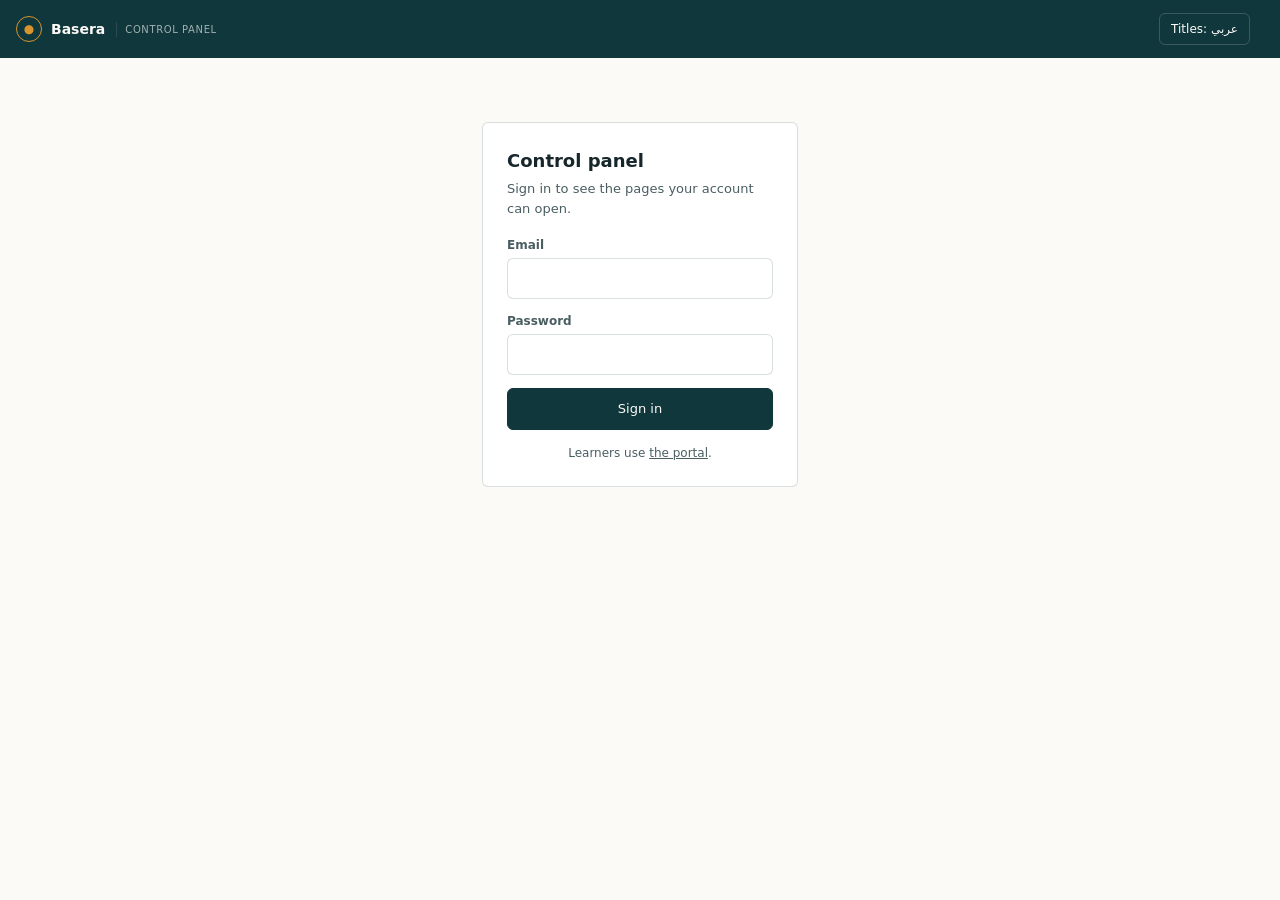
<file: public/admin.html>
<!doctype html>
<html lang="en">
<head>
<meta charset="utf-8">
<meta name="viewport" content="width=device-width, initial-scale=1">
<meta name="robots" content="noindex, nofollow">
<title>Basera — Control panel</title>
<link rel="preconnect" href="https://fonts.googleapis.com">
<link rel="preconnect" href="https://fonts.gstatic.com" crossorigin>
<link href="https://fonts.googleapis.com/css2?family=Fraunces:opsz,wght@9..144,400;9..144,500;9..144,600&family=IBM+Plex+Sans+Arabic:wght@300;400;500;600;700&display=swap" rel="stylesheet">
<link rel="stylesheet" href="css/tokens.css?v=20261010e">
<link rel="stylesheet" href="css/admin.css?v=20261010e">
<link rel="stylesheet" href="css/admin-nav.css?v=20261010e">
</head>
<body>

<div class="top">
  <div class="brand">
    <span class="mark">&#9679;</span>
    <span>Basera</span>
    <small>Control panel</small>
  </div>
  <nav class="pages" id="pages" aria-label="Pages"></nav>
  <div class="spacer"></div>
  <button class="ghost" id="langBtn" title="Language used for course and lesson titles">EN</button>
  <span class="who" id="who"></span>
  <button class="ghost" id="outBtn" hidden>Sign out</button>
</div>

<div id="root"></div>

<script src="js/admin/core.js?v=20261010e"></script>
<script src="js/admin/delivery.js?v=20261010e"></script>
<script src="js/admin/views.js?v=20261010e"></script>
<script src="js/admin/access.js?v=20261010e"></script>
<script src="js/admin/reports.js?v=20261010e"></script>
<script src="js/admin/db.js?v=20261010e"></script>
<script>BA.start();</script>
</body>
</html>
</file>
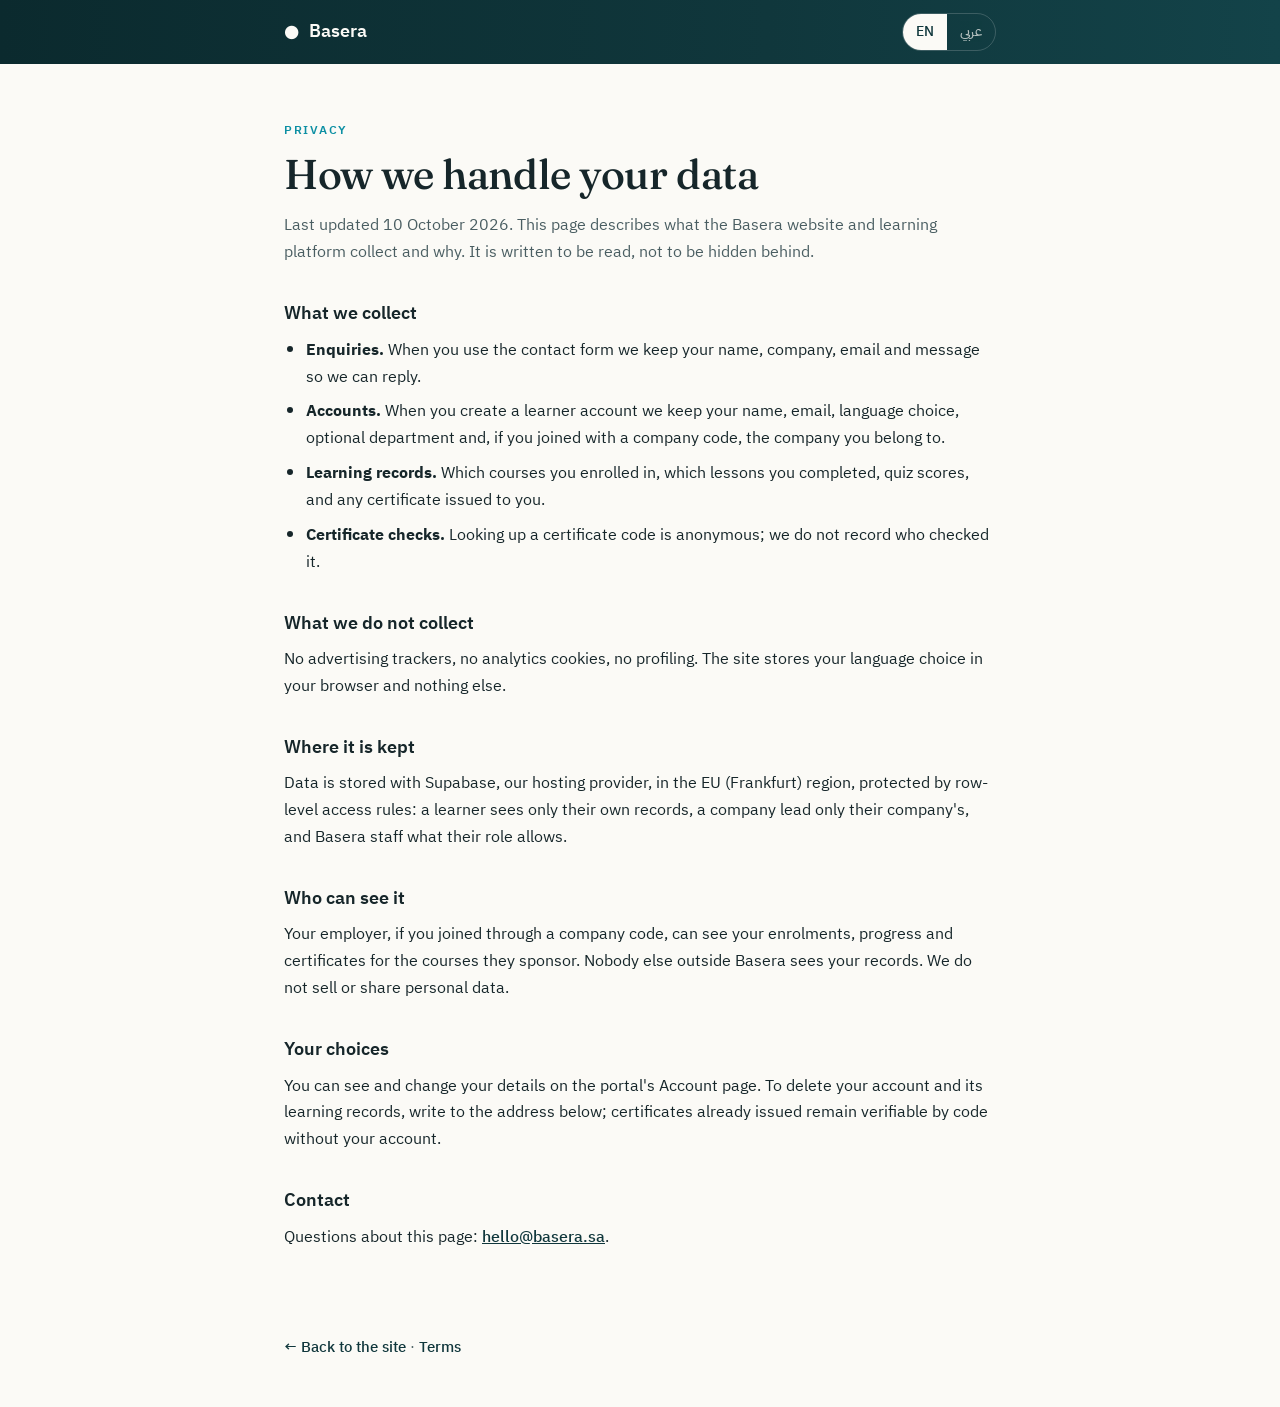
<file: public/privacy.html>
<!DOCTYPE html>
<html lang="en" dir="ltr">
<head>
<meta charset="UTF-8">
<meta name="viewport" content="width=device-width, initial-scale=1.0">
<title>Privacy — Basera</title>
<meta name="description" content="How Basera handles personal data on its website and learning platform.">
<link rel="preconnect" href="https://fonts.googleapis.com">
<link rel="preconnect" href="https://fonts.gstatic.com" crossorigin>
<link href="https://fonts.googleapis.com/css2?family=Fraunces:opsz,wght@9..144,400;9..144,500;9..144,600&family=IBM+Plex+Sans+Arabic:wght@300;400;500;600;700&display=swap" rel="stylesheet">
<link rel="stylesheet" href="css/tokens.css?v=20261010e">
<link rel="stylesheet" href="css/legal.css?v=20261010e">
</head>
<body>
<header class="top">
  <div class="wrap">
    <a class="brand" href="index.html">&#9679; <span data-l="en">Basera</span><span data-l="ar">بصيرة</span></a>
    <div class="lang" role="group" aria-label="Language"><button data-lang="en" type="button">EN</button><button data-lang="ar" type="button">عربي</button></div>
  </div>
</header>
<main class="wrap doc">
  <div data-l="en">
    <p class="kicker">Privacy</p>
    <h1>How we handle your data</h1>
    <p class="muted">Last updated 10 October 2026. This page describes what the Basera website and learning platform collect and why. It is written to be read, not to be hidden behind.</p>
    <h2>What we collect</h2>
    <ul>
      <li><b>Enquiries.</b> When you use the contact form we keep your name, company, email and message so we can reply.</li>
      <li><b>Accounts.</b> When you create a learner account we keep your name, email, language choice, optional department and, if you joined with a company code, the company you belong to.</li>
      <li><b>Learning records.</b> Which courses you enrolled in, which lessons you completed, quiz scores, and any certificate issued to you.</li>
      <li><b>Certificate checks.</b> Looking up a certificate code is anonymous; we do not record who checked it.</li>
    </ul>
    <h2>What we do not collect</h2>
    <p>No advertising trackers, no analytics cookies, no profiling. The site stores your language choice in your browser and nothing else.</p>
    <h2>Where it is kept</h2>
    <p>Data is stored with Supabase, our hosting provider, in the EU (Frankfurt) region, protected by row-level access rules: a learner sees only their own records, a company lead only their company's, and Basera staff what their role allows.</p>
    <h2>Who can see it</h2>
    <p>Your employer, if you joined through a company code, can see your enrolments, progress and certificates for the courses they sponsor. Nobody else outside Basera sees your records. We do not sell or share personal data.</p>
    <h2>Your choices</h2>
    <p>You can see and change your details on the portal's Account page. To delete your account and its learning records, write to the address below; certificates already issued remain verifiable by code without your account.</p>
    <h2>Contact</h2>
    <p>Questions about this page: <a id="contactEmail" href="#">hello@basera.sa</a>.</p>
  </div>
  <div data-l="ar">
    <p class="kicker">الخصوصية</p>
    <h1>كيف نتعامل مع بياناتك</h1>
    <p class="muted">آخر تحديث ١٠ أكتوبر ٢٠٢٦. تصف هذه الصفحة ما يجمعه موقع بصيرة ومنصة التعلّم ولماذا. كُتبت لتُقرأ، لا لتُخفى خلفها الأمور.</p>
    <h2>ما نجمعه</h2>
    <ul>
      <li><b>الاستفسارات.</b> عند استخدام نموذج التواصل نحتفظ باسمك وشركتك وبريدك ورسالتك لنتمكن من الرد.</li>
      <li><b>الحسابات.</b> عند إنشاء حساب متعلم نحتفظ باسمك وبريدك ولغتك المفضلة وإدارتك إن أدخلتها، وشركتك إن انضممت برمز شركة.</li>
      <li><b>سجلات التعلّم.</b> الدورات التي سجّلت فيها، والدروس التي أكملتها، ودرجات الاختبارات، وأي شهادة صدرت لك.</li>
      <li><b>التحقق من الشهادات.</b> البحث عن رمز شهادة مجهول الهوية؛ لا نسجل من قام بالتحقق.</li>
    </ul>
    <h2>ما لا نجمعه</h2>
    <p>لا متتبعات إعلانية، ولا ملفات تعريف تحليلية، ولا تنميط. يحفظ الموقع اختيار اللغة في متصفحك ولا شيء غيره.</p>
    <h2>أين تُحفظ</h2>
    <p>تُخزَّن البيانات لدى Supabase، مزوّد الاستضافة لدينا، في منطقة الاتحاد الأوروبي (فرانكفورت)، وتحميها قواعد وصول على مستوى الصف: يرى المتعلم سجلاته فقط، وقائد الشركة سجلات شركته فقط، وموظفو بصيرة ما يسمح به دورهم.</p>
    <h2>من يمكنه الاطلاع</h2>
    <p>يستطيع صاحب العمل، إن انضممت برمز شركة، رؤية تسجيلاتك وتقدمك وشهاداتك في الدورات التي يرعاها. لا يرى أحد خارج بصيرة سجلاتك غير ذلك. لا نبيع البيانات الشخصية ولا نشاركها.</p>
    <h2>خياراتك</h2>
    <p>يمكنك الاطلاع على بياناتك وتعديلها من صفحة الحساب في البوابة. لحذف حسابك وسجلات تعلّمك راسلنا على العنوان أدناه؛ وتبقى الشهادات الصادرة قابلة للتحقق برمزها دون حسابك.</p>
    <h2>التواصل</h2>
    <p>للاستفسار عن هذه الصفحة: <a id="contactEmailAr" href="#">hello@basera.sa</a>.</p>
  </div>
</main>
<footer class="wrap foot"><a href="index.html" data-l="en">← Back to the site</a><a href="index.html" data-l="ar">→ العودة إلى الموقع</a> · <a href="terms.html" data-l="en">Terms</a><a href="terms.html" data-l="ar">الشروط</a></footer>
<script src="js/config.js?v=20261010e"></script>
<script src="js/legal.js?v=20261010e"></script>
</body>
</html>
</file>
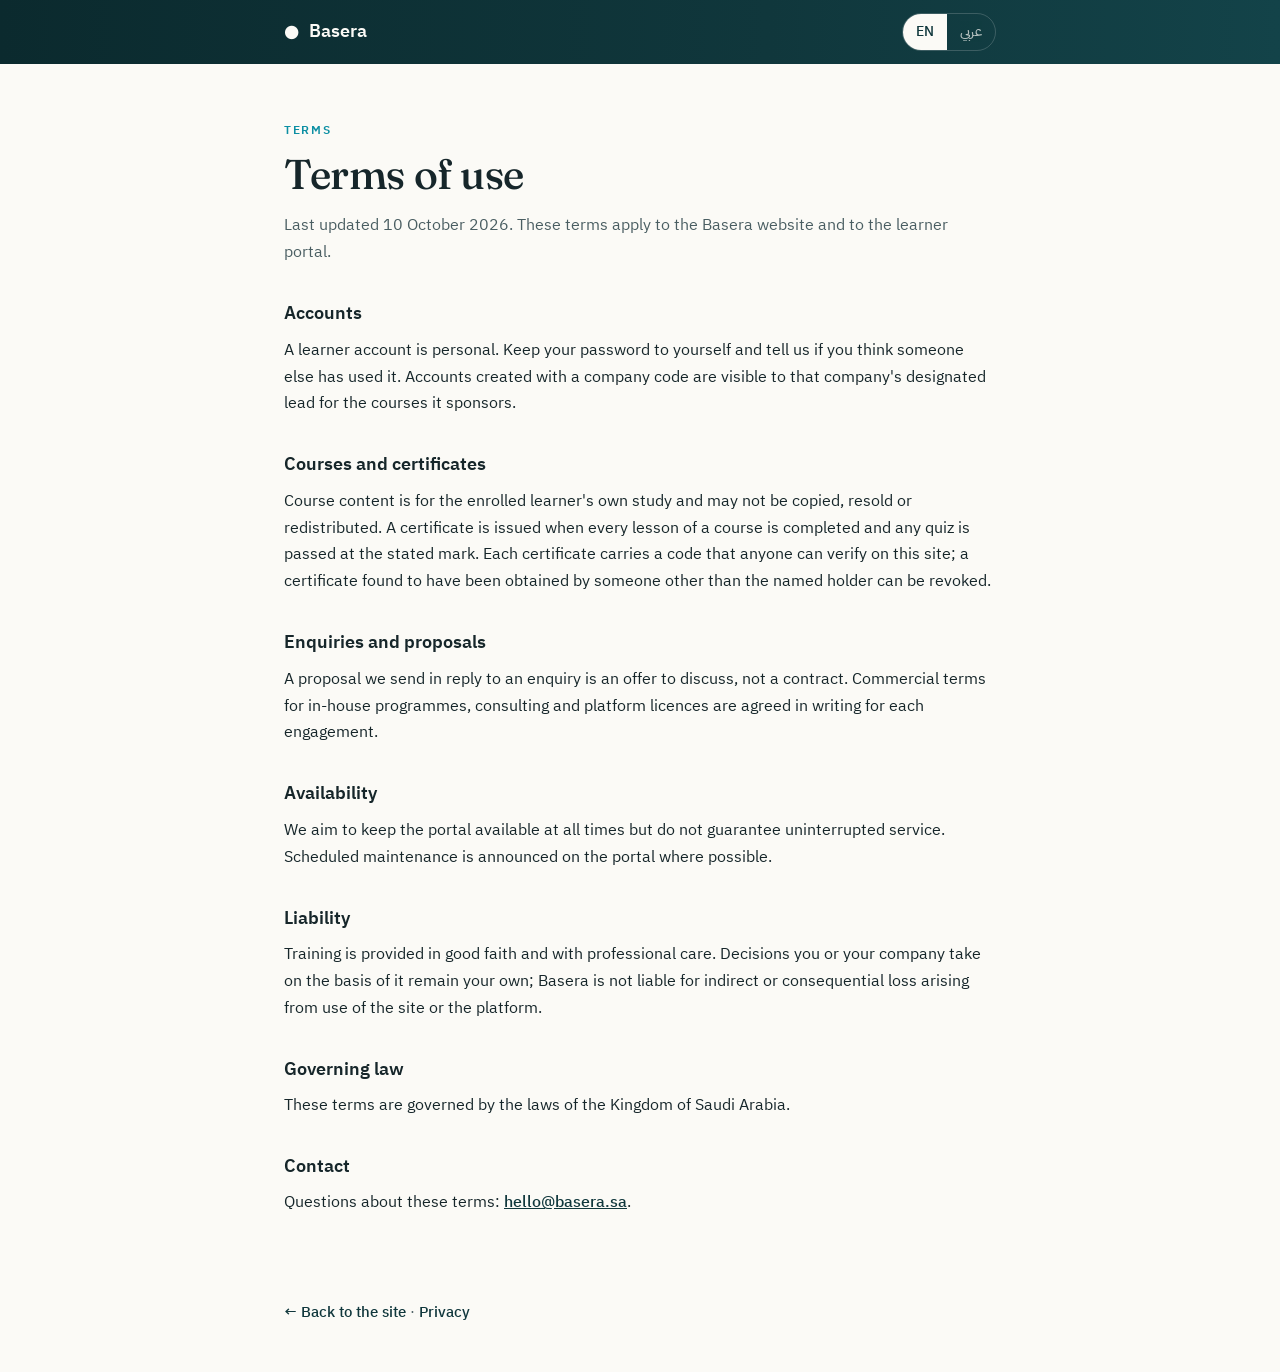
<file: public/terms.html>
<!DOCTYPE html>
<html lang="en" dir="ltr">
<head>
<meta charset="UTF-8">
<meta name="viewport" content="width=device-width, initial-scale=1.0">
<title>Terms — Basera</title>
<meta name="description" content="Terms of use for the Basera website and learning platform.">
<link rel="preconnect" href="https://fonts.googleapis.com">
<link rel="preconnect" href="https://fonts.gstatic.com" crossorigin>
<link href="https://fonts.googleapis.com/css2?family=Fraunces:opsz,wght@9..144,400;9..144,500;9..144,600&family=IBM+Plex+Sans+Arabic:wght@300;400;500;600;700&display=swap" rel="stylesheet">
<link rel="stylesheet" href="css/tokens.css?v=20261010e">
<link rel="stylesheet" href="css/legal.css?v=20261010e">
</head>
<body>
<header class="top">
  <div class="wrap">
    <a class="brand" href="index.html">&#9679; <span data-l="en">Basera</span><span data-l="ar">بصيرة</span></a>
    <div class="lang" role="group" aria-label="Language"><button data-lang="en" type="button">EN</button><button data-lang="ar" type="button">عربي</button></div>
  </div>
</header>
<main class="wrap doc">
  <div data-l="en">
    <p class="kicker">Terms</p>
    <h1>Terms of use</h1>
    <p class="muted">Last updated 10 October 2026. These terms apply to the Basera website and to the learner portal.</p>
    <h2>Accounts</h2>
    <p>A learner account is personal. Keep your password to yourself and tell us if you think someone else has used it. Accounts created with a company code are visible to that company's designated lead for the courses it sponsors.</p>
    <h2>Courses and certificates</h2>
    <p>Course content is for the enrolled learner's own study and may not be copied, resold or redistributed. A certificate is issued when every lesson of a course is completed and any quiz is passed at the stated mark. Each certificate carries a code that anyone can verify on this site; a certificate found to have been obtained by someone other than the named holder can be revoked.</p>
    <h2>Enquiries and proposals</h2>
    <p>A proposal we send in reply to an enquiry is an offer to discuss, not a contract. Commercial terms for in-house programmes, consulting and platform licences are agreed in writing for each engagement.</p>
    <h2>Availability</h2>
    <p>We aim to keep the portal available at all times but do not guarantee uninterrupted service. Scheduled maintenance is announced on the portal where possible.</p>
    <h2>Liability</h2>
    <p>Training is provided in good faith and with professional care. Decisions you or your company take on the basis of it remain your own; Basera is not liable for indirect or consequential loss arising from use of the site or the platform.</p>
    <h2>Governing law</h2>
    <p>These terms are governed by the laws of the Kingdom of Saudi Arabia.</p>
    <h2>Contact</h2>
    <p>Questions about these terms: <a id="contactEmail" href="#">hello@basera.sa</a>.</p>
  </div>
  <div data-l="ar">
    <p class="kicker">الشروط</p>
    <h1>شروط الاستخدام</h1>
    <p class="muted">آخر تحديث ١٠ أكتوبر ٢٠٢٦. تنطبق هذه الشروط على موقع بصيرة وعلى بوابة المتعلم.</p>
    <h2>الحسابات</h2>
    <p>حساب المتعلم شخصي. احتفظ بكلمة مرورك لنفسك وأخبرنا إن ظننت أن أحداً غيرك استخدمها. الحسابات المنشأة برمز شركة تكون مرئية لقائد تلك الشركة المعيَّن في الدورات التي ترعاها.</p>
    <h2>الدورات والشهادات</h2>
    <p>محتوى الدورات مخصص لدراسة المتعلم المسجَّل وحده ولا يجوز نسخه أو إعادة بيعه أو توزيعه. تصدر الشهادة عند إكمال جميع دروس الدورة واجتياز أي اختبار بالدرجة المحددة. تحمل كل شهادة رمزاً يمكن لأي شخص التحقق منه على هذا الموقع؛ ويمكن إلغاء الشهادة إذا تبيّن أن غير حاملها المسمّى حصل عليها.</p>
    <h2>الاستفسارات والعروض</h2>
    <p>العرض الذي نرسله رداً على استفسار هو دعوة للنقاش لا عقداً. تُتفق الشروط التجارية للبرامج الداخلية والاستشارات وتراخيص المنصة كتابياً لكل تعاقد.</p>
    <h2>الإتاحة</h2>
    <p>نسعى لإبقاء البوابة متاحة دائماً دون ضمان خدمة غير منقطعة. تُعلن أعمال الصيانة المجدولة على البوابة ما أمكن.</p>
    <h2>المسؤولية</h2>
    <p>يُقدَّم التدريب بحسن نية وعناية مهنية. وتبقى القرارات التي تتخذها أنت أو شركتك بناءً عليه مسؤوليتك؛ ولا تتحمل بصيرة أي خسارة غير مباشرة أو تبعية ناتجة عن استخدام الموقع أو المنصة.</p>
    <h2>القانون الواجب التطبيق</h2>
    <p>تخضع هذه الشروط لأنظمة المملكة العربية السعودية.</p>
    <h2>التواصل</h2>
    <p>للاستفسار عن هذه الشروط: <a id="contactEmailAr" href="#">hello@basera.sa</a>.</p>
  </div>
</main>
<footer class="wrap foot"><a href="index.html" data-l="en">← Back to the site</a><a href="index.html" data-l="ar">→ العودة إلى الموقع</a> · <a href="privacy.html" data-l="en">Privacy</a><a href="privacy.html" data-l="ar">الخصوصية</a></footer>
<script src="js/config.js?v=20261010e"></script>
<script src="js/legal.js?v=20261010e"></script>
</body>
</html>
</file>
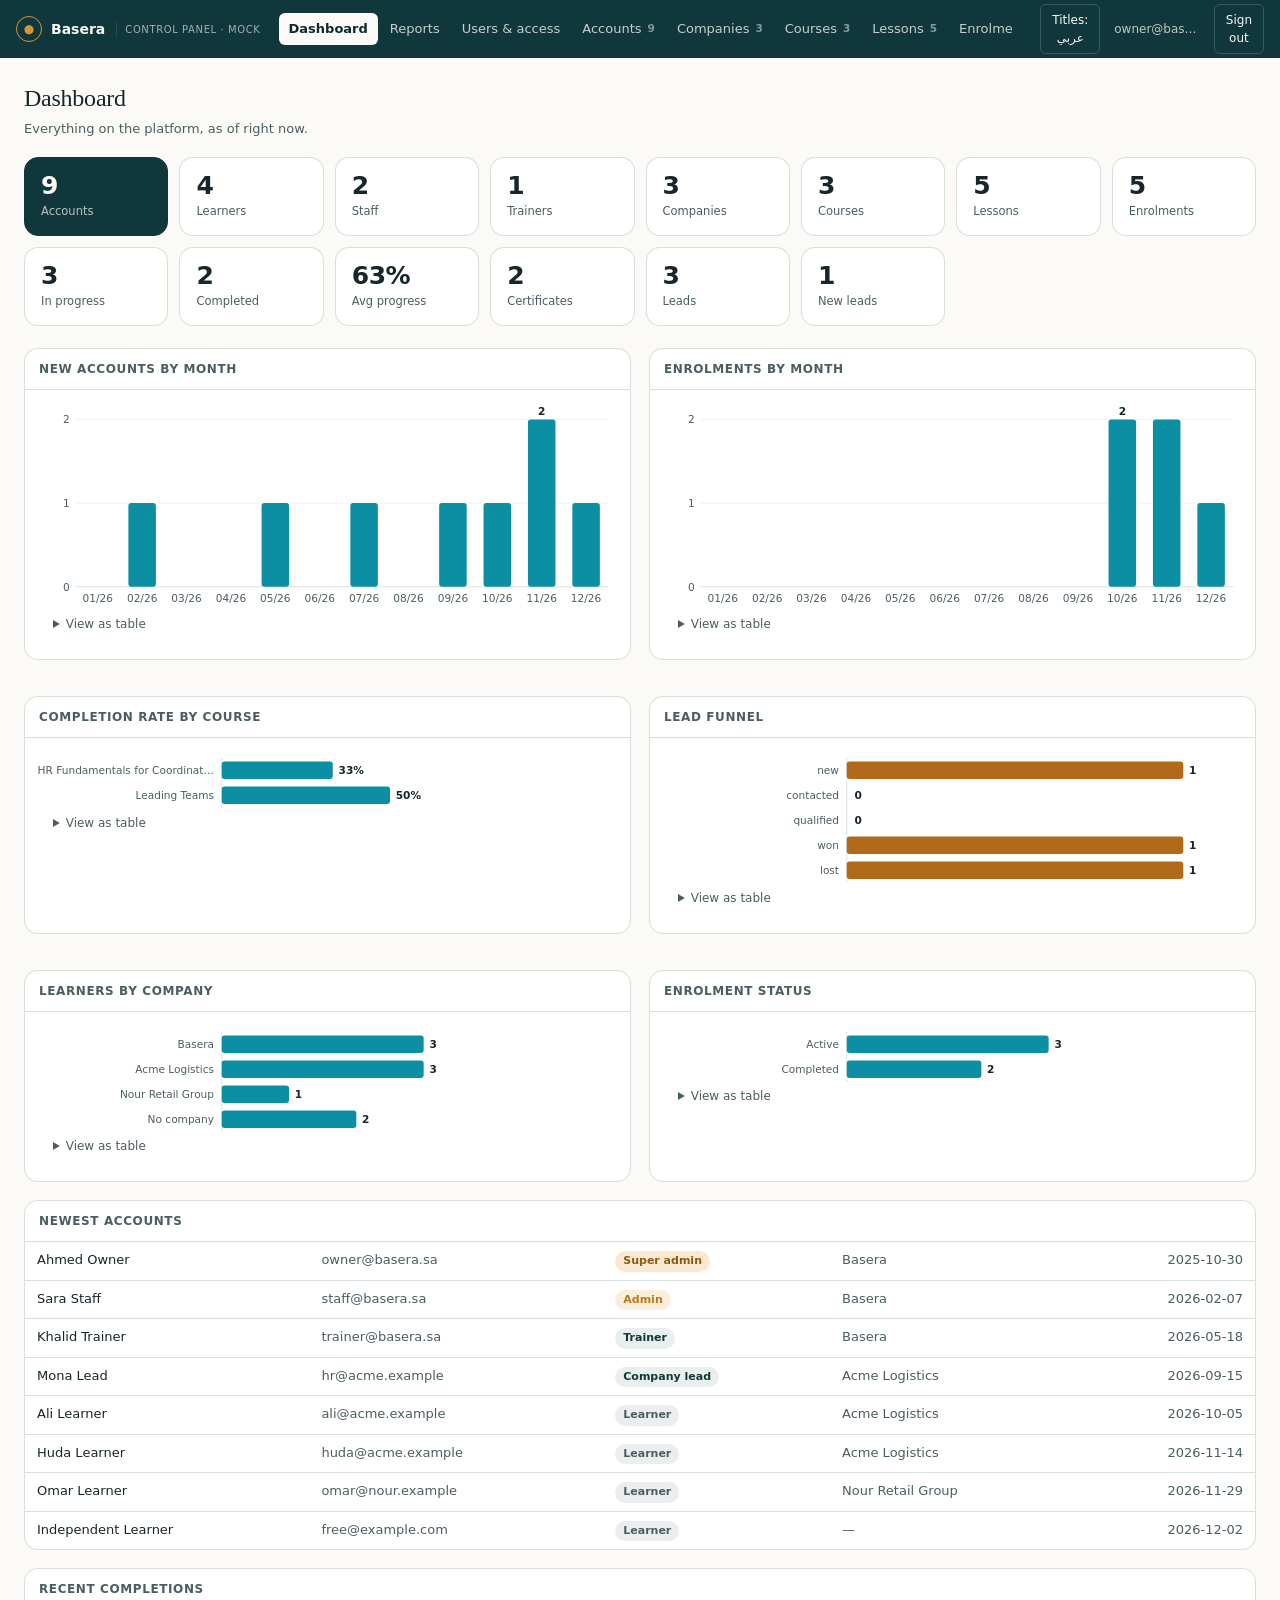
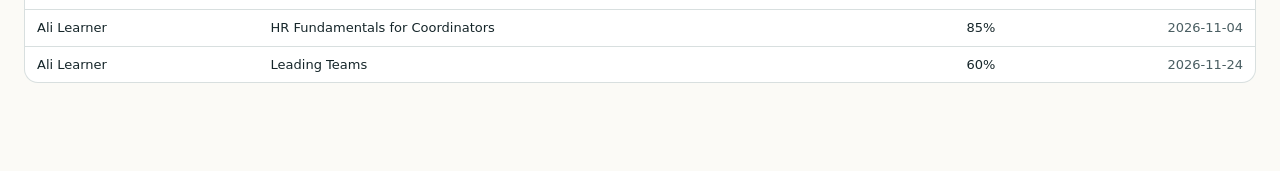
<file: tests/panel-harness.html>
<!doctype html>
<html lang="en">
<head>
<meta charset="utf-8">
<meta name="viewport" content="width=device-width, initial-scale=1">
<title>Basera — Control panel (mock)</title>
<link rel="stylesheet" href="../public/css/tokens.css">
<link rel="stylesheet" href="../public/css/admin.css">
<link rel="stylesheet" href="../public/css/admin-nav.css">
</head>
<body>
<div class="top">
  <div class="brand"><span class="mark">&#9679;</span><span>Basera</span><small>Control panel · MOCK</small></div>
  <nav class="pages" id="pages" aria-label="Pages"></nav>
  <div class="spacer"></div>
  <button class="ghost" id="langBtn">EN</button>
  <span class="who" id="who"></span>
  <button class="ghost" id="outBtn" hidden>Sign out</button>
</div>
<div id="root"></div>
<script>
// ---- Mock backend. Not deployed. Exercises every view with fixture data. ----
(function(){
  var b64 = function(o){ return btoa(JSON.stringify(o)).replace(/=+$/,"").replace(/\+/g,"-").replace(/\//g,"_"); };
  var ROLE = (location.search.match(/role=([a-z_]+)/) || [])[1] || "super_admin";
  // trainer and company lead sign in as the fixture accounts that own things; other roles reuse the owner row
  var SUB = ROLE === "trainer" ? "u-tr" : ROLE === "client_admin" ? "u-lead" : "u-super";
  var TOKEN = "x." + b64({ sub:SUB, role:"authenticated" }) + ".y";
  localStorage.setItem("basera_session", JSON.stringify({ access_token:TOKEN, refresh_token:"r" }));
  var iso = function(d){ return new Date(Date.now() - d*864e5).toISOString(); };
  var F = {
    organizations:[
      { id:"o-basera", name:"Basera", type:"platform", join_code:"BASERA", created_at:iso(400) },
      { id:"o-acme", name:"Acme Logistics", type:"client", join_code:"ACME24", created_at:iso(90) },
      { id:"o-nour", name:"Nour Retail Group", type:"client", join_code:"NOUR1", created_at:iso(30) }
    ],
    profiles:[
      { id:"u-super", email:"owner@basera.sa", full_name:"Ahmed Owner", role:(SUB === "u-super" ? ROLE : "super_admin"), org_id:"o-basera", department:null, lang:"en", created_at:iso(400) },
      { id:"u-admin", email:"staff@basera.sa", full_name:"Sara Staff", role:"admin", org_id:"o-basera", department:"Operations", lang:"ar", created_at:iso(300) },
      { id:"u-tr", email:"trainer@basera.sa", full_name:"Khalid Trainer", role:"trainer", org_id:"o-basera", department:"Training", lang:"en", created_at:iso(200) },
      { id:"u-lead", email:"hr@acme.example", full_name:"Mona Lead", role:"client_admin", org_id:"o-acme", department:"HR", lang:"ar", created_at:iso(80) },
      { id:"u-l1", email:"ali@acme.example", full_name:"Ali Learner", role:"learner", org_id:"o-acme", department:"Warehouse", lang:"ar", created_at:iso(60) },
      { id:"u-l2", email:"huda@acme.example", full_name:"Huda Learner", role:"learner", org_id:"o-acme", department:"Finance", lang:"en", created_at:iso(20) },
      { id:"u-l3", email:"omar@nour.example", full_name:"Omar Learner", role:"learner", org_id:"o-nour", department:null, lang:"ar", created_at:iso(5) },
      { id:"u-l4", email:"free@example.com", full_name:"Independent Learner", role:"learner", org_id:null, department:null, lang:"en", created_at:iso(2) },
      { id:"u-p", email:"partner@example.com", full_name:"Pat Partner", role:"partner", org_id:null, department:null, lang:"en", created_at:iso(150) }
    ],
    courses:[
      { id:"hr-101", domain:"hr", level:"b", format:"live", hours:16, price_sar:1900, has_certificate:true, title_en:"HR Fundamentals for Coordinators", title_ar:"أساسيات الموارد البشرية", summary_en:"Recruitment, onboarding, records.", summary_ar:"التوظيف والتهيئة.", keywords:"hr", is_published:true, sort_order:10, created_at:iso(300), trainer_id:"u-tr" },
      { id:"lead-201", domain:"lead", level:"i", format:"site", hours:24, price_sar:3200, has_certificate:true, title_en:"Leading Teams", title_ar:"قيادة الفرق", summary_en:"Practical team leadership.", summary_ar:"قيادة عملية.", keywords:"leadership", is_published:true, sort_order:20, created_at:iso(200), trainer_id:"u-tr" },
      { id:"data-101", domain:"data", level:"b", format:"self", hours:8, price_sar:900, has_certificate:false, title_en:"Data Literacy", title_ar:"محو الأمية البيانية", summary_en:"Reading dashboards.", summary_ar:"قراءة اللوحات.", keywords:"data", is_published:false, sort_order:30, created_at:iso(20), trainer_id:null }
    ],
    lessons:[
      { id:"l1", course_id:"hr-101", module_id:"m1", title_en:"Welcome", title_ar:"مرحبا", kind:"text", body_en:"Hello.\n\nSecond.", body_ar:"مرحبا.", media_url:null, duration_min:10, quiz:null, sort_order:10 },
      { id:"l2", course_id:"hr-101", module_id:"m1", title_en:"Onboarding", title_ar:"التهيئة", kind:"text", body_en:"Body.", body_ar:"نص.", media_url:null, duration_min:20, quiz:null, sort_order:20 },
      { id:"l3", course_id:"hr-101", module_id:"m2", title_en:"Final check", title_ar:"الاختبار", kind:"quiz", body_en:null, body_ar:null, media_url:null, duration_min:15, quiz:[{ q_en:"Q1?", q_ar:"س1؟", options_en:["A","B","C"], options_ar:["أ","ب","ج"], answer:0 },{ q_en:"Q2?", q_ar:"س2؟", options_en:["A","B"], options_ar:["أ","ب"], answer:1 }], sort_order:30 },
      { id:"l4", course_id:"lead-201", title_en:"Delegation", title_ar:"التفويض", kind:"video", body_en:null, body_ar:null, media_url:"https://example.com/v", duration_min:30, quiz:null, sort_order:10 },
      { id:"l5", course_id:"lead-201", title_en:"Quiz", title_ar:"اختبار", kind:"quiz", body_en:null, body_ar:null, media_url:null, duration_min:10, quiz:[{ q_en:"Q?", q_ar:"س؟", options_en:["A","B"], options_ar:["أ","ب"], answer:0 }], sort_order:20 }
    ],
    enrollments:[
      { id:"e1", user_id:"u-l1", course_id:"hr-101", cohort_id:"k1", org_id:"o-acme", status:"completed", progress_pct:100, score:85, assigned_by:null, enrolled_at:iso(50), completed_at:iso(30) },
      { id:"e2", user_id:"u-l2", course_id:"hr-101", org_id:"o-acme", status:"active", progress_pct:66, score:70, assigned_by:"u-lead", enrolled_at:iso(15), completed_at:null },
      { id:"e3", user_id:"u-l3", course_id:"lead-201", org_id:"o-nour", status:"active", progress_pct:50, score:null, assigned_by:null, enrolled_at:iso(4), completed_at:null },
      { id:"e4", user_id:"u-l4", course_id:"hr-101", org_id:null, status:"active", progress_pct:0, score:null, assigned_by:null, enrolled_at:iso(1), completed_at:null },
      { id:"e5", user_id:"u-l1", course_id:"lead-201", org_id:"o-acme", status:"completed", progress_pct:100, score:60, assigned_by:null, enrolled_at:iso(40), completed_at:iso(10) }
    ],
    course_modules:[
      { id:"m1", course_id:"hr-101", title_en:"Foundations", title_ar:"الأساسيات", sort_order:10 },
      { id:"m2", course_id:"hr-101", title_en:"Assessment", title_ar:"التقييم", sort_order:20 }
    ],
    cohorts:[
      { id:"k1", course_id:"hr-101", title:"March intake", format:"site", starts_at:iso(-20), ends_at:iso(-22), location:"Riyadh, Olaya", meeting_url:null, trainer_id:"u-tr", org_id:"o-acme", capacity:12, status:"scheduled", notes:null, created_at:iso(5) },
      { id:"k2", course_id:"lead-201", title:null, format:"live", starts_at:iso(10), ends_at:iso(8), location:null, meeting_url:"https://meet.example/x", trainer_id:"u-tr", org_id:null, capacity:null, status:"running", notes:null, created_at:iso(30) }
    ],
    cohort_sessions:[
      { id:"s1", cohort_id:"k1", title:"Day 1", starts_at:iso(-20), ends_at:iso(-20), sort_order:10 },
      { id:"s2", cohort_id:"k1", title:"Day 2", starts_at:iso(-21), ends_at:iso(-21), sort_order:20 },
      { id:"s3", cohort_id:"k2", title:"Session 1", starts_at:iso(10), ends_at:iso(10), sort_order:10 }
    ],
    attendance:[ { session_id:"s3", user_id:"u-l3", status:"present", marked_by:"u-tr", marked_at:iso(9) } ],
    announcements:[
      { id:"a1", title_en:"Welcome to the new portal", title_ar:"مرحباً بكم في البوابة الجديدة", body_en:"Courses now have modules and scheduled cohorts.", body_ar:"أصبح للدورات وحدات ومجموعات مجدولة.", audience:"all", org_id:null, cohort_id:null, published_at:iso(2), expires_at:null, created_by:"u-super" },
      { id:"a2", title_en:"Bring your laptop", title_ar:"أحضر حاسوبك", body_en:"Day 1 is hands-on.", body_ar:"اليوم الأول عملي.", audience:"cohort", org_id:null, cohort_id:"k1", published_at:iso(1), expires_at:null, created_by:"u-tr" }
    ],
    learning_paths:[ { id:"p1", slug:"hr-foundations", title_en:"HR foundations", title_ar:"أساسيات الموارد البشرية", summary_en:"From coordinator to analyst.", summary_ar:"من منسق إلى محلل.", is_published:true, sort_order:10, created_at:iso(40) } ],
    learning_path_courses:[ { path_id:"p1", course_id:"hr-101", sort_order:10 }, { path_id:"p1", course_id:"data-101", sort_order:30 } ],
    lesson_progress:[
      { enrollment_id:"e1", lesson_id:"l1", score:null, completed_at:iso(45) }, { enrollment_id:"e1", lesson_id:"l2", score:null, completed_at:iso(40) }, { enrollment_id:"e1", lesson_id:"l3", score:85, completed_at:iso(30) },
      { enrollment_id:"e2", lesson_id:"l1", score:null, completed_at:iso(14) }, { enrollment_id:"e2", lesson_id:"l3", score:70, completed_at:iso(12) },
      { enrollment_id:"e3", lesson_id:"l4", score:null, completed_at:iso(3) },
      { enrollment_id:"e5", lesson_id:"l4", score:null, completed_at:iso(20) }, { enrollment_id:"e5", lesson_id:"l5", score:60, completed_at:iso(10) }
    ],
    certificates:[
      { code:"BSR-2026-00417", holder_name:"Demo Holder", course_id:"hr-101", issued_on:"2026-03-01", is_valid:true, created_at:iso(200), user_id:null, enrollment_id:null, score:null },
      { code:"BSR-2026-00418", holder_name:"Ali Learner", course_id:"hr-101", issued_on:iso(30).slice(0,10), is_valid:true, created_at:iso(30), user_id:"u-l1", enrollment_id:"e1", score:85 },
      { code:"BSR-2026-00419", holder_name:"Ali Learner", course_id:"lead-201", issued_on:iso(10).slice(0,10), is_valid:false, created_at:iso(10), user_id:"u-l1", enrollment_id:"e5", score:60 }
    ],
    leads:[
      { id:"ld1", name:"Fahad", company:"Gulf Co", email:"f@gulf.example", interest:"Leadership programme", message:"We have 40 supervisors.", source:"site", created_at:iso(3), status:"new" },
      { id:"ld2", name:"Layla", company:"Nour Retail Group", email:"l@nour.example", interest:"HR", message:null, source:"site", created_at:iso(20), status:"won" },
      { id:"ld3", name:"Sam", company:null, email:"s@x.example", interest:null, message:"Pricing?", source:"linkedin", created_at:iso(40), status:"lost" }
    ]
  };
  var openapi = { definitions:{} };
  Object.keys(F).forEach(function(t){
    var props = {}, sample = F[t][0] || {};
    Object.keys(sample).forEach(function(k){ props[k] = { type: typeof sample[k] === "number" ? "integer" : typeof sample[k] === "boolean" ? "boolean" : Array.isArray(sample[k]) ? "array" : "string", description: (k === "id" || (t === "certificates" && k === "code") || (t === "lesson_progress" && (k === "enrollment_id" || k === "lesson_id"))) ? "Note:\nThis is a Primary Key.<pk/>" : "" }; });
    openapi.definitions[t] = { properties: props, required: [] };
  });
  window.__calls = [];
  window.fetch = async function(url, opts){
    opts = opts || {}; var m = (opts.method || "GET").toUpperCase();
    window.__calls.push(m + " " + url);
    var ok = function(body, status){ return new Response(JSON.stringify(body), { status: status || 200, headers:{ "Content-Type":"application/json" } }); };
    if (m === "OPTIONS") return new Response("ok", { status:200 });
    if (/\/functions\/v1\/admin-users/.test(url)) { var b = JSON.parse(opts.body || "{}"); if (b.action === "create") { F.profiles.unshift({ id:"u-new" + Date.now(), email:b.email, full_name:b.full_name, role:b.role, org_id:b.org_id || null, department:b.department || null, lang:b.lang || "en", created_at:new Date().toISOString() }); return ok({ ok:true, invited:!b.password }); } if (b.action === "delete") { F.profiles = F.profiles.filter(function(p){ return p.id !== b.id; }); } return ok({ ok:true }); }
    if (/\/rest\/v1\/rpc\/is_super/.test(url)) return ok(ROLE === "super_admin");
    if (/\/rest\/v1\/?(\?|$)/.test(url)) return ok(openapi);
    var mm = url.match(/\/rest\/v1\/([a-z_]+)\??(.*)$/); if (!mm) return ok({ error:"unmocked " + url }, 404);
    if (m === "POST" && /on_conflict=/.test(url)) { var up = JSON.parse(opts.body); var tbl = mm[1]; var keys = (url.match(/on_conflict=([^&]+)/)[1]).split(","); F[tbl] = (F[tbl]||[]).filter(function(r){ return !keys.every(function(k){ return r[k] === up[k]; }); }); F[tbl].push(up); return ok([up], 201); }
    var table = mm[1], qs = mm[2] || "";
    if (!F[table]) return ok({ message:"relation " + table + " does not exist" }, 404);
    var filters = []; qs.split("&").forEach(function(kv){ var p = kv.split("="); if (p[1] && /^eq\./.test(decodeURIComponent(p[1]))) filters.push([p[0], decodeURIComponent(p[1]).slice(3)]); });
    var match = function(r){ return filters.every(function(f){ return String(r[f[0]]) === f[1]; }); };
    if (m === "GET") return ok(F[table].filter(match));
    if (m === "POST") { var row = JSON.parse(opts.body); if (!row.id && table !== "lesson_progress" && table !== "certificates") row.id = "new" + Date.now(); if (!row.created_at) row.created_at = new Date().toISOString(); F[table].unshift(row); return ok([row], 201); }
    if (m === "PATCH") { var patch = JSON.parse(opts.body), outRows = []; F[table].forEach(function(r){ if (match(r)) { Object.assign(r, patch); outRows.push(r); } }); return ok(outRows); }
    if (m === "DELETE") { F[table] = F[table].filter(function(r){ return !match(r); }); return new Response(null, { status:204 }); }
    return ok({ error:"unmocked" }, 400);
  };
})();
</script>
<script src="../public/js/admin/core.js"></script>
<script src="../public/js/admin/delivery.js"></script>
<script src="../public/js/admin/views.js"></script>
<script src="../public/js/admin/access.js"></script>
<script src="../public/js/admin/reports.js"></script>
<script src="../public/js/admin/db.js"></script>
<script>BA.start();</script>
</body>
</html>
</file>
<file: public/css/tokens.css>
/* Basera design tokens - the one palette, type and shape set every surface shares.
   Direction: one structural colour (petrol), one action colour (saffron), a serif for
   English display type, lightly rounded corners, rules instead of shadows. */
:root{
  --petrol:#10373C; --petrol-2:#0B2A2E; --petrol-3:#071D20;
  --mint:#E9EFEC; --mint-2:#D9E3DE;
  --saffron:#D9942E; --saffron-2:#B97A1F;
  --teal:#0C8FA3;
  --ink:#16262A; --ink-2:#4A5E62; --ink-3:#7A8A8D;
  --white:#FBFAF6; --paper:#FFFFFF;
  --line:rgba(16,55,60,.16); --line-2:rgba(16,55,60,.28); --line-light:rgba(251,250,246,.18);
  --ok:#2E7D57; --bad:#B4462F; --warn:#B06A1A;
  --radius:6px; --radius-lg:10px; --max:1180px;
  --ease:cubic-bezier(.22,.61,.36,1); --ease-out:cubic-bezier(.16,1,.3,1);
  --shadow:0 18px 40px -24px rgba(7,29,32,.35);
  --font:"IBM Plex Sans Arabic",system-ui,-apple-system,"Segoe UI",Roboto,sans-serif;
  --font-display:"Fraunces","IBM Plex Sans Arabic",Georgia,serif;
}
</file>
<file: public/css/site.css>
/* Page-specific overrides of css/tokens.css */
:root{--radius-lg:10px; --shadow:0 30px 60px -24px rgba(7,29,32,.45);}
  *{box-sizing:border-box;margin:0;padding:0}
  html{scroll-behavior:smooth;overflow-x:clip}
  body{
    font-family:"IBM Plex Sans Arabic",system-ui,sans-serif;color:var(--ink);background:var(--white);
    line-height:1.55;font-weight:400;-webkit-font-smoothing:antialiased;overflow-x:hidden;
  }
  a{color:inherit;text-decoration:none}
  img,svg{display:block;max-width:100%}
  button{font:inherit;cursor:pointer;border:0;background:none;color:inherit}
  :focus-visible{outline:3px solid var(--saffron);outline-offset:3px}
  .wrap{max-width:var(--max);margin:0 auto;padding:0 24px;position:relative;z-index:1}
  h1,h2{font-family:var(--font-display);font-weight:500;line-height:1.08;letter-spacing:-.01em;font-variation-settings:"opsz" 144}
  h3{line-height:1.2;font-weight:600;letter-spacing:-.005em}
  h1{font-size:clamp(2.5rem,5.6vw,4.6rem)}
  h2{font-size:clamp(1.9rem,3.4vw,2.8rem)}
  [dir="rtl"] h1,[dir="rtl"] h2{font-family:var(--font);font-weight:600}
  h3{font-size:1.15rem;font-weight:600}
  p{max-width:62ch}
  [dir="rtl"] h1,[dir="rtl"] h2,[dir="rtl"] h3{letter-spacing:0}
  [dir="rtl"] body,[dir="rtl"]{line-height:1.75}
  .sr{position:absolute;width:1px;height:1px;overflow:hidden;clip:rect(0 0 0 0);white-space:nowrap}

  /* ---------- Motion layers ---------- */
  .sec{position:relative;overflow:hidden;isolation:isolate}
  .bg{position:absolute;inset:0;z-index:0;pointer-events:none}
  .bg canvas{width:100%;height:100%;display:block}
  .veil::after{content:"";position:absolute;inset:0;z-index:0;pointer-events:none;
    background:linear-gradient(180deg,rgba(11,42,46,.35),rgba(11,42,46,0) 30%,rgba(11,42,46,0) 70%,rgba(11,42,46,.5))}
  .veil-l::after{content:"";position:absolute;inset:0;z-index:0;pointer-events:none;
    background:linear-gradient(180deg,rgba(251,250,246,.55),rgba(251,250,246,.15) 40%,rgba(251,250,246,.55))}
  .dark{color:var(--white)}
  .dark p{color:var(--mint)}
  .glass{background:rgba(7,29,32,.55);border:1px solid rgba(251,250,246,.18);border-radius:var(--radius-lg)}
  .card-l{background:var(--paper);border:1px solid var(--line);border-radius:var(--radius-lg)}

  /* ---------- Reveal & stagger ---------- */
  .reveal{opacity:0;transform:translateY(8px);transition:opacity .35s var(--ease-out),transform .35s var(--ease-out)}
  .reveal.in{opacity:1;transform:none}
  [data-stagger]>*{opacity:0;transform:translateY(8px);transition:opacity .35s var(--ease-out),transform .35s var(--ease-out);transition-delay:calc(var(--i,0)*40ms)}
  [data-stagger].in>*{opacity:1;transform:none}
  .words span{display:inline-block;opacity:0;transform:translateY(.2em);animation:word .5s var(--ease-out) forwards;animation-delay:calc(var(--i)*40ms + .05s)}
  @keyframes word{to{opacity:1;transform:none}}
  .rise{opacity:0;transform:translateY(16px);animation:rise 1s var(--ease-out) forwards}
  @keyframes rise{to{opacity:1;transform:none}}

  /* ---------- Buttons ---------- */
  .btn{display:inline-flex;align-items:center;gap:10px;padding:13px 22px;border-radius:var(--radius);font-weight:500;font-size:.96rem;position:relative;
    transition:background .2s,color .2s,border-color .2s}
  .btn svg{width:18px;height:18px;transition:transform .35s var(--ease-out)}
  .btn:hover svg{transform:translateX(3px)}
  [dir="rtl"] .btn svg{transform:scaleX(-1)}
  [dir="rtl"] .btn:hover svg{transform:scaleX(-1) translateX(3px)}
  .btn-primary{background:var(--saffron);color:var(--petrol-3)}
  .btn-primary:hover{background:var(--saffron-2)}
  .btn-ghost{border:1.5px solid var(--line-light);color:var(--white)}
  .btn-ghost:hover{background:rgba(251,250,246,.1);border-color:rgba(251,250,246,.5)}
  .btn-dark{background:var(--petrol);color:var(--white)}
  .btn-dark:hover{background:var(--petrol-2)}
  .btn-outline{border:1.5px solid var(--line);color:var(--ink)}
  .btn-outline:hover{border-color:var(--petrol)}

  /* ---------- Progress + nav ---------- */
  .progress{position:fixed;top:0;left:0;right:0;height:3px;z-index:60;background:transparent;pointer-events:none}
  .progress i{display:block;height:100%;width:0;background:var(--saffron);transition:width .1s linear}
  .nav{position:fixed;top:0;left:0;right:0;z-index:50;color:var(--white);transition:background .4s,backdrop-filter .4s,box-shadow .4s}
  .nav.scrolled{background:var(--petrol-2);box-shadow:0 1px 0 var(--line-light)}
  .nav .wrap{display:flex;align-items:center;justify-content:space-between;height:74px;gap:20px;transition:height .4s var(--ease)}
  .nav.scrolled .wrap{height:64px}
  .logo{display:flex;align-items:center;gap:10px;font-weight:600;font-size:1.15rem}
  .logo-mark{width:30px;height:30px}
  .nav-links{display:flex;gap:22px;font-size:.92rem;white-space:nowrap}
  .nav-links a{opacity:.8;position:relative;padding:6px 0;transition:opacity .25s}
  .nav-links a::after{content:"";position:absolute;left:0;bottom:0;height:2px;width:100%;background:var(--saffron);transform:scaleX(0);transform-origin:left;transition:transform .35s var(--ease-out)}
  [dir="rtl"] .nav-links a::after{transform-origin:right}
  .nav-links a:hover,.nav-links a.on{opacity:1}
  .nav-links a:hover::after,.nav-links a.on::after{transform:scaleX(1)}
  .nav-actions{display:flex;align-items:center;gap:12px}
  .lang{display:flex;border:1px solid var(--line-light);border-radius:var(--radius);overflow:hidden;font-size:.85rem;font-weight:500}
  .lang button{padding:8px 13px;opacity:.7;transition:background .2s,opacity .2s}
  .lang button.active{background:var(--white);color:var(--petrol);opacity:1}
  .nav .btn{padding:10px 18px;font-size:.9rem}
  .menu-btn{display:none;width:40px;height:40px;align-items:center;justify-content:center}
  .menu-btn span{display:block;width:22px;height:2px;background:var(--white);position:relative;transition:background .2s}
  .menu-btn span::before,.menu-btn span::after{content:"";position:absolute;left:0;width:22px;height:2px;background:var(--white);transition:transform .3s var(--ease),top .3s var(--ease)}
  .menu-btn span::before{top:-7px}.menu-btn span::after{top:7px}
  .menu-btn.open span{background:transparent}
  .menu-btn.open span::before{top:0;transform:rotate(45deg)}.menu-btn.open span::after{top:0;transform:rotate(-45deg)}

  /* ---------- Hero ---------- */
  .hero{min-height:100vh;display:flex;align-items:center;padding:120px 0 80px;background:var(--petrol-2)}
  /* keeps the copy legible whatever the aurora is doing behind it */
  .hero::before,.contact-sec::before{content:"";position:absolute;inset:0;z-index:0;pointer-events:none;
    background:linear-gradient(90deg,rgba(11,42,46,.88) 0%,rgba(11,42,46,.72) 50%,rgba(11,42,46,.35) 100%)}
  [dir="rtl"] .hero::before,[dir="rtl"] .contact-sec::before{background:linear-gradient(270deg,rgba(11,42,46,.88) 0%,rgba(11,42,46,.72) 50%,rgba(11,42,46,.35) 100%)}
  .hero .wrap{display:grid;grid-template-columns:1.1fr .9fr;gap:56px;align-items:center;width:100%}
  .eyebrow{display:inline-block;font-size:.8rem;letter-spacing:.12em;text-transform:uppercase;font-weight:600;color:var(--saffron);margin-bottom:18px}
  [dir="rtl"] .eyebrow{letter-spacing:0}
  .hero h1{margin-bottom:24px;max-width:14ch}
  .hero .lead{font-size:clamp(1.05rem,1.4vw,1.25rem);color:var(--white);opacity:.95;margin-bottom:36px;max-width:48ch;font-weight:300}
  .hero-actions{display:flex;gap:14px;flex-wrap:wrap}
  .hero-note{margin-top:34px;font-size:.88rem;color:var(--mint);opacity:.6;max-width:50ch}
  .hero-card{padding:30px}
  @keyframes float{0%,100%{transform:translateY(0)}50%{transform:translateY(-10px)}}
  .journey{position:relative;width:100%;aspect-ratio:1/1;max-width:480px;margin-inline:auto}
  .journey svg{width:100%;height:100%;overflow:visible}
  .j-path{fill:none;stroke:var(--saffron);stroke-width:2.5;stroke-linecap:round;stroke-dasharray:1400;stroke-dashoffset:1400;animation:draw 2.6s var(--ease) .6s forwards}
  .j-path-ghost{fill:none;stroke:rgba(251,250,246,.14);stroke-width:2.5;stroke-dasharray:6 8}
  .j-node{opacity:0;transform-origin:center;animation:pop .6s var(--ease) forwards}
  .j-node circle.dot{fill:var(--petrol);stroke:var(--saffron);stroke-width:2.5}
  .j-node circle.halo{fill:var(--saffron);opacity:.14}
  .j-node text{font-family:inherit;font-size:14px;fill:var(--white);font-weight:500}
  .j-node text.sub{font-size:11.5px;fill:var(--mint);opacity:.75;font-weight:300}
  .j-node:nth-of-type(1){animation-delay:.9s}.j-node:nth-of-type(2){animation-delay:1.5s}.j-node:nth-of-type(3){animation-delay:2.1s}.j-node:nth-of-type(4){animation-delay:2.8s}
  [dir="rtl"] .j-node text{text-anchor:end}
  .j-pulse{fill:var(--saffron);opacity:0;animation:pulse 2.4s ease-out 3.4s infinite}
  @keyframes draw{to{stroke-dashoffset:0}}
  @keyframes pop{0%{opacity:0;transform:scale(.6)}70%{transform:scale(1.08)}100%{opacity:1;transform:scale(1)}}
  @keyframes pulse{0%{opacity:.5;r:10}100%{opacity:0;r:34}}
  .scroll-cue{position:absolute;bottom:26px;left:50%;transform:translateX(-50%);z-index:1;display:flex;flex-direction:column;align-items:center;gap:8px;font-size:.72rem;letter-spacing:.2em;text-transform:uppercase;color:var(--mint);opacity:.55}
  .scroll-cue i{display:block;width:1px;height:36px;background:var(--saffron);opacity:.6}
  @keyframes cue{0%{transform:scaleY(0)}50%{transform:scaleY(1)}100%{transform:scaleY(0);transform-origin:bottom}}
  [dir="rtl"] .scroll-cue{letter-spacing:0}

  /* ---------- Stats band ---------- */
  .stats{background:var(--petrol-3);padding:0}
  .stats .wrap{display:grid;grid-template-columns:repeat(4,1fr);border-inline:1px solid var(--line-light)}
  .stat{padding:36px 28px;border-inline-end:1px solid var(--line-light)}
  .stat:last-child{border-inline-end:0}
  .stat b{display:block;font-size:clamp(2rem,3.4vw,2.8rem);font-weight:500;letter-spacing:-.02em;color:var(--white);font-variant-numeric:tabular-nums;line-height:1;font-family:var(--font-display)}
  .stat b small{font-size:.5em;color:var(--saffron);margin-inline-start:6px;font-weight:500;font-family:var(--font)}
  .stat span{display:block;color:var(--mint);opacity:.72;font-size:.9rem;margin-top:8px}

  /* ---------- Strip ---------- */
  .strip{background:var(--petrol-2);color:var(--mint);border-top:1px solid var(--line-light);border-bottom:1px solid var(--line-light);overflow:hidden;padding:15px 0}
  .strip-track{display:flex;gap:56px;white-space:nowrap;width:max-content;animation:scroll 46s linear infinite;font-size:.9rem;font-weight:300}
  .strip-track span{display:flex;align-items:center;gap:56px}
  .strip-track i{display:inline-block;width:6px;height:6px;border-radius:50%;background:var(--saffron)}
  @keyframes scroll{to{transform:translateX(-50%)}}
  [dir="rtl"] .strip-track{animation-name:scrollRtl}
  @keyframes scrollRtl{to{transform:translateX(50%)}}

  /* ---------- Sections ---------- */
  section{padding:112px 0}
  /* anchors land below the fixed header */
  section[id],#top{scroll-margin-top:84px}
  .section-head{margin-bottom:56px;max-width:64ch}
  .section-head h2{margin-bottom:16px}
  .section-head p{color:var(--ink-2);font-size:1.1rem}
  .dark .section-head p{color:var(--mint);opacity:.85}
  .light .eyebrow{color:var(--teal)}
  .light .eyebrow::before{background:var(--teal)}

  /* Offers */
  .offers{display:grid;grid-template-columns:repeat(3,1fr);gap:18px}
  .offer{padding:34px 30px;border-radius:var(--radius-lg);position:relative;overflow:hidden;transition:border-color .2s}
  .offer:hover{border-color:var(--line-2)}
  .offer-icon{width:46px;height:46px;color:var(--petrol);margin-bottom:24px}
  .offer h3{margin-bottom:12px;font-size:1.25rem}
  .offer p{color:var(--ink-2);font-size:.98rem;margin-bottom:22px}
  .offer ul{list-style:none;display:grid;gap:9px;font-size:.93rem}
  .offer li{display:flex;gap:10px;align-items:flex-start}
  .offer li::before{content:"";flex:none;width:6px;height:6px;border-radius:50%;background:var(--saffron);margin-top:.55em}

  /* Domains */
  .domains{display:grid;grid-template-columns:repeat(4,1fr);gap:14px}
  .domain{padding:26px 24px;border-radius:var(--radius-lg);display:flex;flex-direction:column;justify-content:space-between;min-height:168px;position:relative;
    background:var(--paper);border:1px solid var(--line);transition:border-color .2s}
  .domain:hover{border-color:var(--petrol)}
  .domain h3{font-size:1.05rem;font-weight:600;padding-inline-end:20px}
  .domain small{color:var(--ink-2);font-size:.88rem;margin-top:14px}

  /* Courses */
  .search-bar{display:grid;grid-template-columns:1fr auto;gap:12px;margin-bottom:18px}
  .search-bar input{font:inherit;padding:15px 18px;border:1px solid var(--line-2);border-radius:var(--radius);background:var(--paper);font-size:1.02rem;transition:border-color .2s,box-shadow .3s}
  .search-bar input:focus{border-color:var(--petrol);outline:none;box-shadow:0 0 0 4px rgba(12,143,163,.12)}
  .filters{display:flex;gap:8px;flex-wrap:wrap;margin-bottom:34px}
  .chip{padding:8px 14px;border-radius:var(--radius);border:1px solid var(--line-2);font-size:.88rem;transition:all .2s var(--ease-out);background:var(--paper)}
  .chip.active,.chip:hover{background:var(--petrol);color:var(--white);border-color:var(--petrol)}
  .courses{display:grid;grid-template-columns:repeat(3,1fr);gap:16px}
  .course{background:var(--paper);border:1px solid var(--line);border-radius:var(--radius-lg);padding:24px;display:flex;flex-direction:column;gap:12px;position:relative;overflow:hidden;transition:border-color .2s}
  .course::before{content:"";position:absolute;top:0;inset-inline-start:0;width:4px;height:100%;background:var(--dc,var(--teal))}
  .course:hover{border-color:var(--line-2)}
  .course .meta{font-size:.82rem;color:var(--ink-2);display:flex;gap:10px;flex-wrap:wrap}
  .course .meta span::after{content:"·";margin-inline-start:10px;opacity:.5}
  .course .meta span:last-child::after{content:""}
  .course h3{font-size:1.08rem;font-weight:600}
  .course p{font-size:.92rem;color:var(--ink-2);flex:1}
  .course .foot{display:flex;justify-content:space-between;align-items:center;margin-top:6px;gap:10px}
  .course .price{font-weight:600}
  .course .cert{font-size:.8rem;color:var(--petrol);display:flex;align-items:center;gap:6px}
  .course .cert svg{width:14px;height:14px}
  .course .btn{padding:9px 16px;font-size:.88rem}
  .empty{padding:40px;text-align:center;color:var(--ink-2);grid-column:1/-1}
  .results-count{font-size:.9rem;color:var(--ink-2);margin-bottom:16px}
  .cs-note{margin-top:26px;font-size:.9rem;color:var(--ink-2)}
  .cs-note a{color:var(--petrol);font-weight:500;border-bottom:1px solid var(--line)}

  /* Steps */
  .steps{display:grid;grid-template-columns:1fr 1fr;gap:64px;align-items:start}
  .step-list{counter-reset:step;display:grid;gap:0}
  .step{counter-increment:step;display:grid;grid-template-columns:52px 1fr;gap:22px;padding:30px 0;border-top:1px solid var(--line);transition:padding-inline-start .4s var(--ease-out)}
  .step:last-child{border-bottom:1px solid var(--line)}
  .step::before{content:counter(step,decimal-leading-zero);width:46px;height:46px;border-radius:50%;border:1.5px solid var(--petrol);display:flex;align-items:center;justify-content:center;font-weight:600;color:var(--petrol);font-size:.9rem;transition:background .3s,color .3s}
  .step:hover::before{background:var(--petrol);color:var(--white)}
  .step h3{margin-bottom:6px}
  .step p{color:var(--ink-2);font-size:.97rem}
  .steps-aside{position:sticky;top:110px}
  .steps-aside h2{margin-bottom:16px}
  .steps-aside p{color:var(--ink-2);margin-bottom:28px}

  /* Platform */
  .platform-grid{display:grid;grid-template-columns:1.1fr .9fr;gap:56px;align-items:center}
  .features{display:grid;gap:0}
  .feature{padding:22px 0;border-top:1px solid var(--line-light);display:grid;grid-template-columns:36px 1fr;gap:18px;transition:padding-inline-start .4s var(--ease-out)}
  .feature:hover{padding-inline-start:8px}
  .feature:last-child{border-bottom:1px solid var(--line-light)}
  .feature svg{width:28px;height:28px;color:var(--saffron)}
  .feature h3{margin-bottom:4px;font-size:1.05rem}
  .feature p{color:var(--mint);opacity:.8;font-size:.95rem}
  .mock{background:var(--paper);color:var(--ink);border-radius:var(--radius-lg);padding:24px;border:1px solid rgba(251,250,246,.2)}
  .mock-top{display:flex;justify-content:space-between;align-items:center;margin-bottom:18px;font-size:.85rem;color:var(--ink-2)}
  .mock-top b{color:var(--ink);font-weight:600;font-size:.95rem}
  .bars{display:grid;gap:12px}
  .bar{display:grid;grid-template-columns:110px 1fr 44px;gap:12px;align-items:center;font-size:.85rem}
  .bar .track{height:10px;background:var(--mint);border-radius:5px;overflow:hidden}
  .bar .fill{height:100%;background:var(--teal);border-radius:5px;width:0;transition:width 1.4s var(--ease-out)}
  .bar .fill.s{background:var(--saffron)}
  .bar em{font-style:normal;color:var(--ink-2);text-align:end}
  .mock-foot{margin-top:18px;padding-top:14px;border-top:1px solid var(--line);display:flex;gap:22px;font-size:.82rem;color:var(--ink-2)}
  .mock-foot b{display:block;color:var(--ink);font-size:1.15rem;font-weight:600}

  /* Verify */
  .verify{display:grid;grid-template-columns:1fr 1fr;gap:56px;align-items:center}
  .verify p{color:var(--ink-2);font-size:1.05rem}
  .verify-box{padding:32px}
  .verify-box .row2{display:flex;gap:10px}
  .verify-box input{flex:1;font:inherit;padding:13px 16px;border:1px solid var(--line-2);border-radius:var(--radius);letter-spacing:.06em;text-transform:uppercase;background:var(--paper)}
  .verify-box input:focus{border-color:var(--petrol);outline:none}
  .verify-result{margin-top:16px;padding:14px 16px;border-radius:var(--radius);font-size:.93rem;display:none}
  .verify-result.ok{display:block;background:var(--mint)}
  .verify-result.no{display:block;background:#F6E3D4}
  .verify-result b{display:block}

  /* Partners */
  .partners{display:grid;grid-template-columns:1fr 1fr;gap:56px;align-items:center}
  .partners p{color:var(--ink-2);font-size:1.05rem;margin-bottom:22px}
  .partner-points{display:grid;gap:14px;margin-bottom:30px}
  .partner-points div{display:flex;gap:14px;align-items:flex-start}
  .partner-points svg{flex:none;width:22px;height:22px;color:var(--teal);margin-top:2px}
  .partner-card{padding:38px;position:relative;overflow:hidden;background:rgba(228,237,232,.85);border:1px solid var(--line);border-radius:var(--radius-lg)}
  .partner-card::after{display:none}
  @keyframes spin{to{transform:rotate(360deg)}}
  .partner-card > *{position:relative;z-index:1}
  .partner-card h3{font-size:1.35rem;margin-bottom:12px;font-weight:600}
  .partner-card p{font-size:.98rem;margin-bottom:0}
  .partner-card .tags{display:flex;gap:8px;flex-wrap:wrap;margin-top:22px}
  .tag{padding:5px 10px;border-radius:var(--radius);background:var(--paper);border:1px solid var(--line);font-size:.85rem;color:var(--petrol)}

  /* FAQ */
  .faq{max-width:820px}
  .faq details{border-top:1px solid var(--line);padding:0}
  .faq details:last-child{border-bottom:1px solid var(--line)}
  .faq summary{list-style:none;cursor:pointer;display:flex;justify-content:space-between;align-items:center;gap:20px;padding:22px 0;font-weight:600;font-size:1.05rem;transition:color .2s}
  .faq summary::-webkit-details-marker{display:none}
  .faq summary::after{content:"+";flex:none;width:28px;height:28px;border-radius:var(--radius);border:1px solid var(--line-2);display:grid;place-items:center;font-weight:400;transition:transform .25s var(--ease-out),background .2s,color .2s}
  .faq details[open] summary{color:var(--petrol)}
  .faq details[open] summary::after{transform:rotate(45deg);background:var(--petrol);color:var(--white);border-color:var(--petrol)}
  .faq .a{padding:0 0 22px;color:var(--ink-2);font-size:.98rem;max-width:60ch;animation:rise .4s var(--ease-out)}

  /* Contact */
  .contact{display:grid;grid-template-columns:.85fr 1.15fr;gap:56px;align-items:start}
  .contact h2{font-size:clamp(1.7rem,3vw,2.5rem)}
  .contact p{color:var(--mint);opacity:.85;font-size:1.05rem;margin-bottom:22px}
  .contact form.glass{background:rgba(7,29,32,.42)}
  .contact-meta{display:grid;gap:10px;font-size:.95rem}
  .contact-meta a{color:var(--white);font-weight:500;border-bottom:1px solid transparent;width:max-content;transition:border-color .2s}
  .contact-meta a:hover{border-color:var(--saffron)}
  .contact-meta span{color:var(--mint);opacity:.75}
  form.glass{padding:32px;display:grid;gap:16px;color:var(--white);background:rgba(7,29,32,.6)}
  .field{display:grid;gap:6px}
  .field label{font-size:.88rem;font-weight:500;opacity:.9}
  .field input,.field select,.field textarea{font:inherit;padding:12px 14px;border:1.5px solid var(--line-light);border-radius:var(--radius);background:rgba(251,250,246,.06);color:var(--white);transition:border-color .2s,background .2s}
  .field select option{color:var(--ink)}
  .field input:focus,.field select:focus,.field textarea:focus{border-color:var(--saffron);outline:none;background:rgba(251,250,246,.1)}
  .field textarea{min-height:110px;resize:vertical}
  .row{display:grid;grid-template-columns:1fr 1fr;gap:16px}
  .form-ok{display:none;padding:14px;border-radius:var(--radius);background:rgba(46,125,87,.25);border:1px solid rgba(46,125,87,.5);font-size:.95rem}
  .form-ok.show{display:block}
  .form-err{display:none;padding:14px;border-radius:var(--radius);background:rgba(180,70,47,.22);border:1px solid rgba(180,70,47,.5);font-size:.95rem}
  .form-err.show{display:block}

  /* Footer */
  footer{background:var(--petrol-3);color:var(--mint);padding:64px 0 32px;font-size:.92rem}
  .foot{display:grid;grid-template-columns:2fr 1fr 1fr;gap:40px;margin-bottom:44px}
  .foot p{opacity:.72;max-width:40ch;margin-top:12px;font-weight:300}
  .foot h4{color:var(--white);font-weight:600;margin-bottom:14px;font-size:.95rem}
  .foot ul{list-style:none;display:grid;gap:9px}
  .foot a{opacity:.72;transition:opacity .2s}.foot a:hover{opacity:1}
  .foot-bottom{border-top:1px solid var(--line-light);padding-top:22px;display:flex;justify-content:space-between;gap:16px;flex-wrap:wrap;opacity:.6;font-size:.85rem}
  .totop{position:fixed;bottom:24px;inset-inline-end:24px;z-index:40;width:44px;height:44px;border-radius:var(--radius);background:var(--petrol);color:var(--white);display:grid;place-items:center;box-shadow:var(--shadow);opacity:0;transform:translateY(12px);pointer-events:none;transition:opacity .3s,transform .3s var(--ease-out)}
  .totop.show{opacity:1;transform:none;pointer-events:auto}
  .totop svg{width:18px;height:18px}

  /* ---------- Responsive ---------- */
  @media (max-width:1180px){
    .nav .btn{display:none}
    .nav-links{gap:18px;font-size:.9rem}
  }
  @media (max-width:980px){
    .nav-links{display:none;position:absolute;top:74px;inset-inline:0;background:var(--petrol-2);flex-direction:column;padding:20px 24px;gap:18px;border-bottom:1px solid var(--line-light)}
    .nav.scrolled .nav-links{top:64px}
    .nav-links.open{display:flex}
    .menu-btn{display:flex}
    .hero .wrap{grid-template-columns:1fr;gap:40px}
    .hero-card{max-width:520px}
    .journey{max-width:420px}
    .offers{grid-template-columns:1fr}
    .domains{grid-template-columns:1fr 1fr}
    .courses{grid-template-columns:1fr 1fr}
    .verify,.steps,.platform-grid,.partners,.contact{grid-template-columns:1fr;gap:36px}
    .steps-aside{position:static}
    .stats .wrap{grid-template-columns:1fr 1fr}
    .stat:nth-child(2){border-inline-end:0}
    .stat:nth-child(-n+2){border-bottom:1px solid var(--line-light)}
    .foot{grid-template-columns:1fr 1fr}
    .mock{transform:none}
  }
  @media (max-width:720px){
    section{padding:76px 0}
    .hero{padding:110px 0 70px;min-height:auto}
    .scroll-cue{display:none}
    .row,.courses,.domains,.foot{grid-template-columns:1fr}
    .search-bar{grid-template-columns:1fr}
    .bar{grid-template-columns:90px 1fr 40px}
    .hero-card{padding:22px}
  }
  @media (prefers-reduced-motion:reduce){
    *,*::before,*::after{animation-duration:.01ms!important;animation-delay:0s!important;transition-duration:.01ms!important}
    .words span,.rise,.j-node,.reveal,[data-stagger]>*{opacity:1;transform:none}
    .j-path{stroke-dashoffset:0}
    .hero-card{animation:none}
  }

  /* ---------- Skip link ---------- */
  /* visually hidden until focused; clipped, not off-canvas, so RTL never gains scrollable overflow */
  .skip{position:absolute;top:12px;inset-inline-start:16px;z-index:100;width:1px;height:1px;overflow:hidden;clip:rect(0 0 0 0);white-space:nowrap;background:var(--saffron);color:var(--petrol-3);padding:0;border-radius:var(--radius);font-weight:600}
  .skip:focus{width:auto;height:auto;clip:auto;padding:10px 16px}
  /* ---------- Sample-data tag ---------- */
  .mock-tag{font-size:.72rem;letter-spacing:.08em;text-transform:uppercase;color:var(--warn);border:1px solid rgba(176,106,26,.4);border-radius:4px;padding:2px 8px;margin-inline-start:8px}
  [dir="rtl"] .mock-tag{letter-spacing:0}
  /* ---------- Course detail modal ---------- */
  .course{cursor:pointer}
  .modal-back{position:fixed;inset:0;background:rgba(7,29,32,.6);backdrop-filter:blur(6px);-webkit-backdrop-filter:blur(6px);z-index:80;display:none;align-items:center;justify-content:center;padding:20px}
  .modal-back.open{display:flex}
  .modal{background:var(--white);color:var(--ink);border-radius:var(--radius-lg);max-width:640px;width:100%;max-height:90vh;overflow:auto;box-shadow:var(--shadow);animation:rise .35s var(--ease-out)}
  .modal header{display:flex;align-items:flex-start;justify-content:space-between;gap:16px;padding:26px 28px 0}
  .modal header h3{font-size:1.45rem;line-height:1.2}
  .modal .x{flex:none;width:36px;height:36px;border-radius:var(--radius);border:1.5px solid var(--line);display:grid;place-items:center;font-size:1.3rem;line-height:1;transition:background .2s}
  .modal .x:hover{background:var(--mint)}
  .modal .body{padding:18px 28px 28px}
  .modal .meta{display:flex;gap:10px;flex-wrap:wrap;font-size:.85rem;color:var(--ink-2);margin-bottom:16px}
  .modal .meta span{background:var(--mint);border-radius:4px;padding:4px 10px;color:var(--petrol)}
  .modal p{color:var(--ink-2);margin-bottom:22px;font-size:1.02rem}
  .modal .price{font-size:1.4rem;font-weight:600;margin-bottom:22px}
  .modal .price small{font-size:.85rem;color:var(--ink-2);font-weight:400;margin-inline-start:8px}
  .modal .actions{display:flex;gap:12px;flex-wrap:wrap}
  body.modal-open{overflow:hidden}

  /* ---------- Static section surfaces (motion only behind hero and contact) ---------- */
  .sec.light{background:var(--white)}
  .sec.light.alt{background:var(--mint)}
  .sec.dark.flat{background:var(--petrol)}
  .sec + .sec.light{border-top:1px solid var(--line)}
  /* ---------- Photo slot ---------- */
  .photo{margin:0 0 26px;border:1px solid var(--line);border-radius:var(--radius-lg);overflow:hidden;background:var(--mint)}
  .photo .ph{aspect-ratio:4/3;display:grid;place-items:center;color:var(--ink-3);font-size:.85rem;background:repeating-linear-gradient(135deg,var(--mint) 0 12px,var(--mint-2) 12px 13px)}
  .photo img{display:block;width:100%;aspect-ratio:4/3;object-fit:cover}
  .photo figcaption{padding:10px 14px;font-size:.82rem;color:var(--ink-2);border-top:1px solid var(--line);background:var(--paper)}
</file>
<file: admin.css>
/* Basera control panel — shares the site's tokens. */
:root{
  --petrol:#10373C; --petrol-2:#0B2A2E;
  --mint:#E4EDE8;   --mint-2:#D3E2DA;
  --saffron:#E9A23B; --saffron-2:#C8862A;
  --ink:#16262A;    --ink-2:#4A5E62;
  --white:#FBFAF6;
  --line:rgba(16,55,60,.14); --line-light:rgba(251,250,246,.18);
  --ok:#2E7D57; --bad:#B4462F; --warn:#B06A1A;
  --chart-1:#0C8FA3; --chart-2:#B06A1A; --chart-mute:#9AA9AC;
  --radius:8px; --radius-lg:14px; --ease:cubic-bezier(.22,.61,.36,1); --ease-out:cubic-bezier(.16,1,.3,1);
  --shadow:0 24px 50px -24px rgba(7,29,32,.35);
}
@keyframes rise{from{opacity:0;transform:translateY(10px)}to{opacity:1;transform:none}}
@keyframes glow{0%,100%{opacity:.5}50%{opacity:.9}}
*{box-sizing:border-box}
html,body{margin:0;padding:0}
body{
  background:var(--white);color:var(--ink);
  font:14px/1.5 ui-sans-serif,system-ui,-apple-system,"Segoe UI",Roboto,"Helvetica Neue",Arial,sans-serif;
  -webkit-font-smoothing:antialiased;
}
a{color:inherit}
button{font:inherit;cursor:pointer}
input,select,textarea{font:inherit;color:inherit}
[hidden]{display:none!important}

/* ---------- top bar ---------- */
.top{
  background:linear-gradient(90deg,var(--petrol-2),var(--petrol) 55%,#134349);color:var(--white);
  display:flex;align-items:center;gap:14px;
  padding:0 16px;height:58px;position:sticky;top:0;z-index:20;overflow:hidden;
}
.top::before{content:"";position:absolute;inset:-60% -6% auto auto;width:34%;height:260%;border-radius:50%;
  background:radial-gradient(closest-side,rgba(12,143,163,.32),transparent 70%);pointer-events:none;animation:glow 9s ease-in-out infinite}
.top > *{position:relative}
.brand{display:flex;align-items:center;gap:9px;font-weight:600;white-space:nowrap}
.brand .mark{
  width:26px;height:26px;border-radius:50%;border:1.5px solid var(--saffron);
  display:grid;place-items:center;font-size:12px;color:var(--saffron)
}
.brand small{
  font-weight:500;opacity:.62;letter-spacing:.06em;text-transform:uppercase;
  font-size:10px;padding-left:8px;border-left:1px solid var(--line-light);margin-left:2px
}
/* account-type strip: sits at the top-left, right after the brand */
.roles{display:flex;gap:4px;align-items:center;margin-left:6px;overflow-x:auto;scrollbar-width:none}
.roles::-webkit-scrollbar{display:none}
.rchip{
  display:flex;align-items:center;gap:6px;
  padding:5px 9px 5px 7px;border-radius:20px;
  border:1px solid transparent;background:rgba(251,250,246,.06);
  color:var(--white);text-decoration:none;white-space:nowrap;
  font-size:12px;transition:background .15s var(--ease),border-color .15s var(--ease)
}
.rchip:hover{background:rgba(251,250,246,.14)}
.rchip svg{width:15px;height:15px;fill:none;stroke:currentColor;stroke-width:1.7;stroke-linecap:round;stroke-linejoin:round;opacity:.9}
.rchip b{font-weight:600;font-variant-numeric:tabular-nums}
.rchip span{opacity:.72}
.rchip.me{border-color:var(--saffron);background:rgba(233,162,59,.16)}
.rchip.me svg{color:var(--saffron)}
.rchip.sel{background:var(--white);color:var(--petrol-2)}
.rchip.sel svg{color:var(--petrol)}
.rchip.sel span{opacity:.75}
@media (max-width:1100px){ .rchip span{display:none} }
.top .spacer{flex:1}
.top .who{font-size:12px;opacity:.75;max-width:220px;overflow:hidden;text-overflow:ellipsis;white-space:nowrap}
.ghost{
  background:transparent;color:var(--white);border:1px solid var(--line-light);
  border-radius:var(--radius);padding:6px 11px;font-size:12px;transition:background .15s var(--ease)
}
.ghost:hover{background:rgba(251,250,246,.10)}
.ghost.on{background:var(--saffron);border-color:var(--saffron);color:var(--petrol-2);font-weight:600}

/* ---------- layout ---------- */
.shell{display:grid;grid-template-columns:212px 1fr;min-height:calc(100vh - 58px)}
.side{border-right:1px solid var(--line);padding:14px 10px;background:#fff}
.side a{
  display:flex;align-items:center;justify-content:space-between;gap:8px;
  padding:7px 11px;border-radius:var(--radius);text-decoration:none;
  color:var(--ink-2);font-size:13.5px;margin-bottom:2px;
  transition:background .15s var(--ease),color .15s var(--ease)
}
.side a:hover{background:var(--mint)}
.side a.sel{background:linear-gradient(90deg,var(--petrol),#134349);color:var(--white);font-weight:600;box-shadow:0 8px 18px -10px rgba(16,55,60,.6)}
.side a .n{font-size:11px;font-variant-numeric:tabular-nums;opacity:.72;background:rgba(16,55,60,.08);border-radius:20px;padding:1px 7px}
.side a.sel .n{background:rgba(251,250,246,.16);opacity:.9}
.side h6{margin:14px 0 5px;padding:0 11px;font-size:10px;letter-spacing:.1em;text-transform:uppercase;color:var(--ink-2);opacity:.6}
main{padding:22px 24px 70px;min-width:0}
main > *{animation:rise .45s var(--ease-out) both}
@media (max-width:860px){
  .shell{grid-template-columns:1fr;grid-template-rows:auto 1fr;align-content:start}
  .side{border-right:0;border-bottom:1px solid var(--line);display:flex;gap:6px;overflow-x:auto;padding:10px;align-items:center}
  .side a{white-space:nowrap;margin:0}
  .side h6{display:none}
  main{padding:16px 14px 60px}
}

/* ---------- page furniture ---------- */
h1{font-size:21px;margin:0 0 3px;letter-spacing:-.01em;font-weight:650}
.sub{color:var(--ink-2);font-size:13px;margin:0 0 18px}
.bar{display:flex;gap:9px;align-items:center;flex-wrap:wrap;margin:0 0 14px}
.bar input[type=search],.bar select{border:1px solid var(--line);border-radius:var(--radius);padding:7px 10px;background:#fff;min-width:150px}
.bar input[type=search]{min-width:230px}
.bar .spacer{flex:1}
.btn{background:var(--petrol);color:var(--white);border:1px solid var(--petrol);border-radius:999px;padding:7px 15px;font-size:13px;transition:background .15s var(--ease),transform .25s var(--ease-out),box-shadow .25s var(--ease-out)}
.btn:not(:disabled):hover{transform:translateY(-1px)}
.btn:hover{background:var(--petrol-2)}
.btn:disabled{opacity:.55;cursor:default}
.btn.light{background:#fff;color:var(--ink);border-color:var(--line)}
.btn.light:hover{background:var(--mint)}
.btn.danger{background:#fff;color:var(--bad);border-color:rgba(180,70,47,.4)}
.btn.danger:hover{background:rgba(180,70,47,.07)}
.btn.sm{padding:4px 9px;font-size:12px}
.btn.accent{background:var(--saffron);border-color:var(--saffron);color:var(--petrol-2);font-weight:600}
.btn.accent:hover{background:var(--saffron-2);border-color:var(--saffron-2)}

.tiles{display:grid;grid-template-columns:repeat(auto-fit,minmax(138px,1fr));gap:11px;margin-bottom:22px}
.tile{border:1px solid var(--line);border-radius:var(--radius-lg);padding:14px 16px;background:#fff;transition:transform .35s var(--ease-out),box-shadow .35s var(--ease-out)}
.tile:hover{transform:translateY(-2px);box-shadow:var(--shadow)}
.tile b{display:block;font-size:25px;font-weight:650;letter-spacing:-.02em;font-variant-numeric:tabular-nums;line-height:1.15}
.tile span{display:block;color:var(--ink-2);font-size:11.5px;margin-top:3px}
.tile.accent{background:linear-gradient(135deg,var(--petrol),#134349);border-color:var(--petrol);color:var(--white)}
.tile.accent span{color:rgba(251,250,246,.72)}

.panel{border:1px solid var(--line);border-radius:var(--radius-lg);background:#fff;overflow:hidden;margin-bottom:18px}
.panel h3{margin:0;padding:11px 14px;font-size:12px;font-weight:600;letter-spacing:.05em;text-transform:uppercase;color:var(--ink-2);border-bottom:1px solid var(--line);display:flex;align-items:center;gap:10px}
.panel h3 .spacer{flex:1}
.panel .pad{padding:14px}
.grid2{display:grid;grid-template-columns:1fr 1fr;gap:18px}
@media (max-width:1000px){ .grid2{grid-template-columns:1fr} }

.scroll{overflow-x:auto}
table{border-collapse:collapse;width:100%;font-size:13px}
th,td{padding:8px 12px;text-align:left;border-bottom:1px solid var(--line);vertical-align:top}
th{font-size:10.5px;letter-spacing:.07em;text-transform:uppercase;color:var(--ink-2);font-weight:600;white-space:nowrap;background:var(--mint);position:sticky;top:0;z-index:1}
th[data-sort]{cursor:pointer;user-select:none}
th[data-sort]:hover{color:var(--ink)}
th .arr{opacity:.45;font-size:9px}
tbody tr:hover{background:#FCFDFC}
tbody tr:last-child td{border-bottom:0}
td.num{text-align:right;font-variant-numeric:tabular-nums;white-space:nowrap}
td.mono{font-family:ui-monospace,SFMono-Regular,Menlo,Consolas,monospace;font-size:12px;white-space:nowrap}
td.act{white-space:nowrap;text-align:right}
td.act .btn{margin-left:4px}
.muted{color:var(--ink-2)}
.wrap{max-width:420px;white-space:normal}

.pill{display:inline-block;padding:2px 8px;border-radius:20px;font-size:11px;font-weight:600;white-space:nowrap;background:var(--mint);color:var(--petrol)}
.pill.ok{background:rgba(46,125,87,.13);color:var(--ok)}
.pill.bad{background:rgba(180,70,47,.12);color:var(--bad)}
.pill.warn{background:rgba(233,162,59,.18);color:var(--saffron-2)}
.pill.mute{background:rgba(74,94,98,.11);color:var(--ink-2)}
.pill.super{background:rgba(233,162,59,.24);color:#8A5A12}

.prog{display:flex;align-items:center;gap:7px;min-width:104px}
.prog .track{flex:1;height:5px;border-radius:3px;background:var(--mint-2);overflow:hidden}
.prog .fill{height:100%;background:var(--chart-1);border-radius:3px}
.prog .fill.done{background:var(--ok)}
.prog b{font-size:11.5px;font-weight:600;font-variant-numeric:tabular-nums;min-width:30px;text-align:right}

select.mini{border:1px solid var(--line);border-radius:var(--radius);padding:3px 6px;font-size:12px;background:#fff;max-width:140px}
.empty{padding:34px 18px;text-align:center;color:var(--ink-2);font-size:13px}
.loading{padding:46px;text-align:center}
.spin{display:inline-block;width:19px;height:19px;border-radius:50%;border:2px solid var(--mint-2);border-top-color:var(--petrol);animation:sp .7s linear infinite}
@keyframes sp{to{transform:rotate(360deg)}}
.err{border:1px solid rgba(180,70,47,.35);background:rgba(180,70,47,.06);color:var(--bad);border-radius:var(--radius);padding:11px 13px;font-size:13px;margin-bottom:14px;white-space:pre-wrap}
.note{border:1px solid rgba(233,162,59,.45);background:rgba(233,162,59,.09);border-radius:var(--radius);padding:10px 13px;font-size:13px;margin-bottom:14px}
.toast{position:fixed;left:50%;bottom:22px;transform:translateX(-50%);background:var(--petrol);color:var(--white);padding:9px 16px;border-radius:var(--radius);font-size:13px;z-index:80;box-shadow:0 6px 22px rgba(11,42,46,.26);max-width:90vw}
.toast.bad{background:var(--bad)}

/* ---------- gate ---------- */
.gate{max-width:352px;margin:64px auto;padding:0 18px}
.gate .card{border:1px solid var(--line);border-radius:var(--radius);background:#fff;padding:24px}
.gate h2{margin:0 0 5px;font-size:18px;font-weight:650}
.gate p{margin:0 0 18px;color:var(--ink-2);font-size:13px}
.gate label{display:block;font-size:12px;font-weight:600;margin:0 0 4px;color:var(--ink-2)}
.gate input{width:100%;border:1px solid var(--line);border-radius:var(--radius);padding:9px 11px;margin-bottom:13px;background:#fff}
.gate .btn{width:100%;padding:10px}
.gate .foot{margin-top:14px;font-size:12px;color:var(--ink-2);text-align:center}

/* ---------- modal + forms ---------- */
.overlay{position:fixed;inset:0;background:rgba(11,42,46,.45);z-index:60;display:flex;align-items:flex-start;justify-content:center;padding:40px 14px;overflow:auto}
.modal{background:#fff;border-radius:var(--radius-lg);width:100%;max-width:560px;box-shadow:0 18px 50px rgba(11,42,46,.35);overflow:hidden;animation:rise .3s var(--ease-out)}
.modal.wide{max-width:820px}
.modal header{padding:14px 18px;border-bottom:1px solid var(--line);display:flex;align-items:center;gap:10px}
.modal header h2{margin:0;font-size:16px;font-weight:650;flex:1}
.modal header .x{background:none;border:0;font-size:20px;line-height:1;color:var(--ink-2);padding:2px 6px}
.modal .body{padding:16px 18px;max-height:70vh;overflow:auto}
.modal footer{padding:12px 18px;border-top:1px solid var(--line);display:flex;gap:8px;justify-content:flex-end;background:#fff}
.f{margin-bottom:12px}
.f label{display:block;font-size:12px;font-weight:600;margin:0 0 4px;color:var(--ink-2)}
.f label i{font-style:normal;color:var(--bad)}
.f input[type=text],.f input[type=email],.f input[type=password],.f input[type=number],.f input[type=date],.f select,.f textarea{width:100%;border:1px solid var(--line);border-radius:var(--radius);padding:8px 10px;background:#fff}
.f textarea{min-height:88px;resize:vertical}
.f textarea.code{font-family:ui-monospace,SFMono-Regular,Menlo,Consolas,monospace;font-size:12px;min-height:180px;direction:ltr}
.f .hint{font-size:11.5px;color:var(--ink-2);margin-top:4px}
.f.check{display:flex;align-items:center;gap:8px}
.f.check label{margin:0;font-weight:500;color:var(--ink)}
.frow{display:grid;grid-template-columns:1fr 1fr;gap:0 14px}
@media (max-width:600px){ .frow{grid-template-columns:1fr} }
.f .ferr{color:var(--bad);font-size:12px;margin-top:4px}
.confirm p{margin:0 0 6px;font-size:14px}
.confirm .sub{margin:0}

/* ---------- charts ---------- */
.chart{position:relative}
.chart svg{display:block;width:100%;height:auto;overflow:visible}
.chart .ax{stroke:var(--line);stroke-width:1}
.chart .gl{stroke:rgba(16,55,60,.07);stroke-width:1}
.chart text{font-size:11px;fill:var(--ink-2);font-family:inherit}
.chart text.v{fill:var(--ink);font-weight:600;font-variant-numeric:tabular-nums}
.chart rect.m{cursor:default;transition:opacity .12s}
.chart .hit{fill:transparent}
.chart:hover rect.m{opacity:.72}
.chart rect.m.on{opacity:1}
.tip{position:absolute;pointer-events:none;background:var(--petrol);color:var(--white);font-size:12px;padding:6px 9px;border-radius:var(--radius);white-space:nowrap;box-shadow:0 4px 14px rgba(11,42,46,.3);z-index:5;transform:translate(-50%,-110%)}
.tip b{display:block;font-weight:600}
.legend{display:flex;gap:14px;flex-wrap:wrap;font-size:12px;color:var(--ink-2);padding:0 14px 10px}
.legend i{display:inline-block;width:10px;height:10px;border-radius:2px;margin-right:6px;vertical-align:-1px}
details.tbl{padding:0 14px 12px}
details.tbl summary{cursor:pointer;font-size:12px;color:var(--ink-2)}
details.tbl table{margin-top:8px;font-size:12px}
details.tbl th{position:static}

/* ---------- report cards ---------- */
.cards{display:grid;grid-template-columns:repeat(auto-fill,minmax(230px,1fr));gap:11px;margin-bottom:20px}
.card{border:1px solid var(--line);border-radius:var(--radius-lg);background:#fff;padding:13px 15px;text-align:left;cursor:pointer;transition:border-color .15s var(--ease),background .15s var(--ease),transform .3s var(--ease-out),box-shadow .3s var(--ease-out)}
.card:hover{transform:translateY(-2px);box-shadow:var(--shadow)}
.card:hover{background:var(--mint)}
.card.sel{border-color:var(--petrol);background:var(--mint)}
.card b{display:block;font-size:13.5px;margin-bottom:3px}
.card span{display:block;font-size:12px;color:var(--ink-2)}

/* ---------- db browser ---------- */
.dbwrap{display:grid;grid-template-columns:200px 1fr;gap:16px}
@media (max-width:860px){ .dbwrap{grid-template-columns:1fr} }
.dblist a{display:block;padding:6px 10px;border-radius:var(--radius);text-decoration:none;color:var(--ink-2);font-size:13px;font-family:ui-monospace,SFMono-Regular,Menlo,Consolas,monospace}
.dblist a:hover{background:var(--mint)}
.dblist a.sel{background:var(--petrol);color:var(--white)}
td.cell{max-width:260px;overflow:hidden;text-overflow:ellipsis;white-space:nowrap;font-family:ui-monospace,SFMono-Regular,Menlo,Consolas,monospace;font-size:12px}
.pager{display:flex;gap:8px;align-items:center;justify-content:flex-end;padding:10px 14px;font-size:12px;color:var(--ink-2)}
</file>
<file: admin-nav.css>
/* Basera control panel — role-aware navigation.
   Loaded after admin.css, so the rules here win where they overlap.
   The page nav moved into the top bar, which frees the body to be one
   full-width column and sends the account-type chips into the pages
   that actually use them. */

/* ---------- page nav: the sections this account may open ---------- */
.pages{
  display:flex;gap:2px;align-items:center;margin-left:4px;
  flex:1 1 auto;min-width:0;overflow-x:auto;scrollbar-width:none
}
.pages::-webkit-scrollbar{display:none}
.pages a{
  display:flex;align-items:center;gap:6px;white-space:nowrap;
  padding:6px 10px;border-radius:var(--radius);
  color:var(--white);text-decoration:none;font-size:13px;opacity:.78;
  transition:background .15s var(--ease),opacity .15s var(--ease)
}
.pages a:hover{background:rgba(251,250,246,.12);opacity:1}
.pages a.sel{background:var(--white);color:var(--petrol-2);font-weight:600;opacity:1}
.pages a .n{font-size:10.5px;font-weight:600;font-variant-numeric:tabular-nums;opacity:.65}
.pages a.out{font-size:12px;opacity:.55}
.pages .sep{flex:none;width:1px;height:20px;background:var(--line-light);margin:0 6px}
.top .spacer{flex:0 0 auto}
.top .who .whorole{
  display:inline-block;margin-left:6px;padding:1px 7px;border-radius:20px;
  background:rgba(251,250,246,.14);font-size:10.5px;opacity:.95
}

/* ---------- account-type chips, now on a light surface ---------- */
.roles{
  display:flex;gap:6px;align-items:center;flex-wrap:wrap;
  margin:0 0 14px;overflow-x:visible
}
.rchip{
  border:1px solid var(--line);background:#fff;color:var(--ink-2);
  padding:5px 10px 5px 8px
}
.rchip:hover{background:var(--mint)}
.rchip svg{opacity:.85;color:inherit}
.rchip.me{border-color:var(--saffron);background:rgba(233,162,59,.14)}
.rchip.me svg{color:var(--saffron)}
.rchip.sel{background:var(--petrol);color:var(--white);border-color:var(--petrol)}
.rchip.sel svg{color:currentColor}
.rchip.sel span{opacity:.8}

/* ---------- body is one column now; the sidebar is gone ---------- */
.shell{display:block;min-height:calc(100vh - 58px)}
.side{display:none}
@media (max-width:860px){
  .shell{display:block}
}

/* ---------- access matrix: sections down, account types across ---------- */
h3.sec{margin:28px 0 2px;font-size:15px}
table.matrix td.mid{text-align:center}
table.matrix .yes{color:var(--petrol);font-size:13px}
table.matrix .no{color:var(--ink-2);opacity:.35}
table.matrix td .muted{font-size:11px;margin-left:6px;opacity:.6}
select.rolepick{font-size:12px;padding:4px 6px}
.linkish{
  background:none;border:0;padding:0;color:var(--ink-2);
  text-decoration:underline;font-size:12px;cursor:pointer
}

/* Read-only accounts (trainer, company lead) see the shared views but are
   offered no write controls. RLS enforces the same thing server-side. */
body.readonly .btn.accent,
body.readonly td .btn,
body.readonly select.rolepick{display:none}
</file>
<file: public/css/admin.css>
/* Page-specific overrides of css/tokens.css */
:root{--chart-1:#0C8FA3; --chart-2:#B06A1A; --chart-mute:#9AA9AC; --radius-lg:14px;}
@keyframes rise{from{opacity:0;transform:translateY(10px)}to{opacity:1;transform:none}}
@keyframes glow{0%,100%{opacity:.5}50%{opacity:.9}}
*{box-sizing:border-box}
html,body{margin:0;padding:0}
body{
  background:var(--white);color:var(--ink);
  font:14px/1.5 ui-sans-serif,system-ui,-apple-system,"Segoe UI",Roboto,"Helvetica Neue",Arial,sans-serif;
  -webkit-font-smoothing:antialiased;
}
a{color:inherit}
button{font:inherit;cursor:pointer}
input,select,textarea{font:inherit;color:inherit}
[hidden]{display:none!important}

/* ---------- top bar ---------- */
.top{
  background:var(--petrol);color:var(--white);
  display:flex;align-items:center;gap:14px;
  padding:0 16px;height:58px;position:sticky;top:0;z-index:20;overflow:hidden;
}
.top > *{position:relative}
.brand{display:flex;align-items:center;gap:9px;font-weight:600;white-space:nowrap}
.brand .mark{
  width:26px;height:26px;border-radius:50%;border:1.5px solid var(--saffron);
  display:grid;place-items:center;font-size:12px;color:var(--saffron)
}
.brand small{
  font-weight:500;opacity:.62;letter-spacing:.06em;text-transform:uppercase;
  font-size:10px;padding-left:8px;border-left:1px solid var(--line-light);margin-left:2px
}
/* account-type strip: sits at the top-left, right after the brand */
.roles{display:flex;gap:4px;align-items:center;margin-left:6px;overflow-x:auto;scrollbar-width:none}
.roles::-webkit-scrollbar{display:none}
.rchip{
  display:flex;align-items:center;gap:6px;
  padding:5px 9px 5px 7px;border-radius:20px;
  border:1px solid transparent;background:rgba(251,250,246,.06);
  color:var(--white);text-decoration:none;white-space:nowrap;
  font-size:12px;transition:background .15s var(--ease),border-color .15s var(--ease)
}
.rchip:hover{background:rgba(251,250,246,.14)}
.rchip svg{width:15px;height:15px;fill:none;stroke:currentColor;stroke-width:1.7;stroke-linecap:round;stroke-linejoin:round;opacity:.9}
.rchip b{font-weight:600;font-variant-numeric:tabular-nums}
.rchip span{opacity:.72}
.rchip.me{border-color:var(--saffron);background:rgba(233,162,59,.16)}
.rchip.me svg{color:var(--saffron)}
.rchip.sel{background:var(--white);color:var(--petrol-2)}
.rchip.sel svg{color:var(--petrol)}
.rchip.sel span{opacity:.75}
@media (max-width:1100px){ .rchip span{display:none} }
.top .spacer{flex:1}
.top .who{font-size:12px;opacity:.75;max-width:220px;overflow:hidden;text-overflow:ellipsis;white-space:nowrap}
.ghost{
  background:transparent;color:var(--white);border:1px solid var(--line-light);
  border-radius:var(--radius);padding:6px 11px;font-size:12px;transition:background .15s var(--ease)
}
.ghost:hover{background:rgba(251,250,246,.10)}
.ghost.on{background:var(--saffron);border-color:var(--saffron);color:var(--petrol-2);font-weight:600}

/* ---------- layout ---------- */
.shell{display:grid;grid-template-columns:212px 1fr;min-height:calc(100vh - 58px)}
.side{border-right:1px solid var(--line);padding:14px 10px;background:#fff}
.side a{
  display:flex;align-items:center;justify-content:space-between;gap:8px;
  padding:7px 11px;border-radius:var(--radius);text-decoration:none;
  color:var(--ink-2);font-size:13.5px;margin-bottom:2px;
  transition:background .15s var(--ease),color .15s var(--ease)
}
.side a:hover{background:var(--mint)}
.side a.sel{background:linear-gradient(90deg,var(--petrol),#134349);color:var(--white);font-weight:600;box-shadow:0 8px 18px -10px rgba(16,55,60,.6)}
.side a .n{font-size:11px;font-variant-numeric:tabular-nums;opacity:.72;background:rgba(16,55,60,.08);border-radius:20px;padding:1px 7px}
.side a.sel .n{background:rgba(251,250,246,.16);opacity:.9}
.side h6{margin:14px 0 5px;padding:0 11px;font-size:10px;letter-spacing:.1em;text-transform:uppercase;color:var(--ink-2);opacity:.6}
main{padding:22px 24px 70px;min-width:0}
main > *{animation:rise .45s var(--ease-out) both}
@media (max-width:860px){
  .shell{grid-template-columns:1fr;grid-template-rows:auto 1fr;align-content:start}
  .side{border-right:0;border-bottom:1px solid var(--line);display:flex;gap:6px;overflow-x:auto;padding:10px;align-items:center}
  .side a{white-space:nowrap;margin:0}
  .side h6{display:none}
  main{padding:16px 14px 60px}
}

/* ---------- page furniture ---------- */
h1{font-family:var(--font-display);font-size:24px;margin:0 0 3px;letter-spacing:-.01em;font-weight:500}
.sub{color:var(--ink-2);font-size:13px;margin:0 0 18px}
.bar{display:flex;gap:9px;align-items:center;flex-wrap:wrap;margin:0 0 14px}
.bar input[type=search],.bar select{border:1px solid var(--line);border-radius:var(--radius);padding:7px 10px;background:#fff;min-width:150px}
.bar input[type=search]{min-width:230px}
.bar .spacer{flex:1}
.btn{background:var(--petrol);color:var(--white);border:1px solid var(--petrol);border-radius:var(--radius);padding:7px 14px;font-size:13px;transition:background .15s var(--ease)}
.btn:hover{background:var(--petrol-2)}
.btn:disabled{opacity:.55;cursor:default}
.btn.light{background:#fff;color:var(--ink);border-color:var(--line)}
.btn.light:hover{background:var(--mint)}
.btn.danger{background:#fff;color:var(--bad);border-color:rgba(180,70,47,.4)}
.btn.danger:hover{background:rgba(180,70,47,.07)}
.btn.sm{padding:4px 9px;font-size:12px}
.btn.accent{background:var(--saffron);border-color:var(--saffron);color:var(--petrol-2);font-weight:600}
.btn.accent:hover{background:var(--saffron-2);border-color:var(--saffron-2)}

.tiles{display:grid;grid-template-columns:repeat(auto-fit,minmax(138px,1fr));gap:11px;margin-bottom:22px}
.tile{border:1px solid var(--line);border-radius:var(--radius-lg);padding:14px 16px;background:#fff}
.tile b{display:block;font-size:25px;font-weight:650;letter-spacing:-.02em;font-variant-numeric:tabular-nums;line-height:1.15}
.tile span{display:block;color:var(--ink-2);font-size:11.5px;margin-top:3px}
.tile.accent{background:var(--petrol);border-color:var(--petrol);color:var(--white)}
.tile.accent span{color:rgba(251,250,246,.72)}

.panel{border:1px solid var(--line);border-radius:var(--radius-lg);background:#fff;overflow:hidden;margin-bottom:18px}
.panel h3{margin:0;padding:11px 14px;font-size:12px;font-weight:600;letter-spacing:.05em;text-transform:uppercase;color:var(--ink-2);border-bottom:1px solid var(--line);display:flex;align-items:center;gap:10px}
.panel h3 .spacer{flex:1}
.panel .pad{padding:14px}
.grid2{display:grid;grid-template-columns:1fr 1fr;gap:18px}
@media (max-width:1000px){ .grid2{grid-template-columns:1fr} }

.scroll{overflow-x:auto}
table{border-collapse:collapse;width:100%;font-size:13px}
th,td{padding:8px 12px;text-align:left;border-bottom:1px solid var(--line);vertical-align:top}
th{font-size:10.5px;letter-spacing:.07em;text-transform:uppercase;color:var(--ink-2);font-weight:600;white-space:nowrap;background:var(--mint);position:sticky;top:0;z-index:1}
th[data-sort]{cursor:pointer;user-select:none}
th[data-sort]:hover{color:var(--ink)}
th .arr{opacity:.45;font-size:9px}
tbody tr:hover{background:#FCFDFC}
tbody tr:last-child td{border-bottom:0}
td.num{text-align:right;font-variant-numeric:tabular-nums;white-space:nowrap}
td.mono{font-family:ui-monospace,SFMono-Regular,Menlo,Consolas,monospace;font-size:12px;white-space:nowrap}
td.act{white-space:nowrap;text-align:right}
td.act .btn{margin-left:4px}
.muted{color:var(--ink-2)}
.wrap{max-width:420px;white-space:normal}

.pill{display:inline-block;padding:2px 8px;border-radius:20px;font-size:11px;font-weight:600;white-space:nowrap;background:var(--mint);color:var(--petrol)}
.pill.ok{background:rgba(46,125,87,.13);color:var(--ok)}
.pill.bad{background:rgba(180,70,47,.12);color:var(--bad)}
.pill.warn{background:rgba(233,162,59,.18);color:var(--saffron-2)}
.pill.mute{background:rgba(74,94,98,.11);color:var(--ink-2)}
.pill.super{background:rgba(233,162,59,.24);color:#8A5A12}

.prog{display:flex;align-items:center;gap:7px;min-width:104px}
.prog .track{flex:1;height:5px;border-radius:3px;background:var(--mint-2);overflow:hidden}
.prog .fill{height:100%;background:var(--chart-1);border-radius:3px}
.prog .fill.done{background:var(--ok)}
.prog b{font-size:11.5px;font-weight:600;font-variant-numeric:tabular-nums;min-width:30px;text-align:right}

select.mini{border:1px solid var(--line);border-radius:var(--radius);padding:3px 6px;font-size:12px;background:#fff;max-width:140px}
.empty{padding:34px 18px;text-align:center;color:var(--ink-2);font-size:13px}
.loading{padding:46px;text-align:center}
.spin{display:inline-block;width:19px;height:19px;border-radius:50%;border:2px solid var(--mint-2);border-top-color:var(--petrol);animation:sp .7s linear infinite}
@keyframes sp{to{transform:rotate(360deg)}}
.err{border:1px solid rgba(180,70,47,.35);background:rgba(180,70,47,.06);color:var(--bad);border-radius:var(--radius);padding:11px 13px;font-size:13px;margin-bottom:14px;white-space:pre-wrap}
.note{border:1px solid rgba(233,162,59,.45);background:rgba(233,162,59,.09);border-radius:var(--radius);padding:10px 13px;font-size:13px;margin-bottom:14px}
.toast{position:fixed;left:50%;bottom:22px;transform:translateX(-50%);background:var(--petrol);color:var(--white);padding:9px 16px;border-radius:var(--radius);font-size:13px;z-index:80;box-shadow:0 6px 22px rgba(11,42,46,.26);max-width:90vw}
.toast.bad{background:var(--bad)}

/* ---------- gate ---------- */
.gate{max-width:352px;margin:64px auto;padding:0 18px}
.gate .card{border:1px solid var(--line);border-radius:var(--radius);background:#fff;padding:24px}
.gate h2{margin:0 0 5px;font-size:18px;font-weight:650}
.gate p{margin:0 0 18px;color:var(--ink-2);font-size:13px}
.gate label{display:block;font-size:12px;font-weight:600;margin:0 0 4px;color:var(--ink-2)}
.gate input{width:100%;border:1px solid var(--line);border-radius:var(--radius);padding:9px 11px;margin-bottom:13px;background:#fff}
.gate .btn{width:100%;padding:10px}
.gate .foot{margin-top:14px;font-size:12px;color:var(--ink-2);text-align:center}

/* ---------- modal + forms ---------- */
.overlay{position:fixed;inset:0;background:rgba(11,42,46,.45);z-index:60;display:flex;align-items:flex-start;justify-content:center;padding:40px 14px;overflow:auto}
.modal{background:#fff;border-radius:var(--radius-lg);width:100%;max-width:560px;box-shadow:0 18px 50px rgba(11,42,46,.35);overflow:hidden;animation:rise .3s var(--ease-out)}
.modal.wide{max-width:820px}
.modal header{padding:14px 18px;border-bottom:1px solid var(--line);display:flex;align-items:center;gap:10px}
.modal header h2{margin:0;font-size:16px;font-weight:650;flex:1}
.modal header .x{background:none;border:0;font-size:20px;line-height:1;color:var(--ink-2);padding:2px 6px}
.modal .body{padding:16px 18px;max-height:70vh;overflow:auto}
.modal footer{padding:12px 18px;border-top:1px solid var(--line);display:flex;gap:8px;justify-content:flex-end;background:#fff}
.f{margin-bottom:12px}
.f label{display:block;font-size:12px;font-weight:600;margin:0 0 4px;color:var(--ink-2)}
.f label i{font-style:normal;color:var(--bad)}
.f input[type=text],.f input[type=email],.f input[type=password],.f input[type=number],.f input[type=date],.f select,.f textarea{width:100%;border:1px solid var(--line);border-radius:var(--radius);padding:8px 10px;background:#fff}
.f textarea{min-height:88px;resize:vertical}
.f textarea.code{font-family:ui-monospace,SFMono-Regular,Menlo,Consolas,monospace;font-size:12px;min-height:180px;direction:ltr}
.f .hint{font-size:11.5px;color:var(--ink-2);margin-top:4px}
.f.check{display:flex;align-items:center;gap:8px}
.f.check label{margin:0;font-weight:500;color:var(--ink)}
.frow{display:grid;grid-template-columns:1fr 1fr;gap:0 14px}
@media (max-width:600px){ .frow{grid-template-columns:1fr} }
.f .ferr{color:var(--bad);font-size:12px;margin-top:4px}
.confirm p{margin:0 0 6px;font-size:14px}
.confirm .sub{margin:0}

/* ---------- charts ---------- */
.chart{position:relative}
.chart svg{display:block;width:100%;height:auto;overflow:visible}
.chart .ax{stroke:var(--line);stroke-width:1}
.chart .gl{stroke:rgba(16,55,60,.07);stroke-width:1}
.chart text{font-size:11px;fill:var(--ink-2);font-family:inherit}
.chart text.v{fill:var(--ink);font-weight:600;font-variant-numeric:tabular-nums}
.chart rect.m{cursor:default;transition:opacity .12s}
.chart .hit{fill:transparent}
.chart:hover rect.m{opacity:.72}
.chart rect.m.on{opacity:1}
.tip{position:absolute;pointer-events:none;background:var(--petrol);color:var(--white);font-size:12px;padding:6px 9px;border-radius:var(--radius);white-space:nowrap;box-shadow:0 4px 14px rgba(11,42,46,.3);z-index:5;transform:translate(-50%,-110%)}
.tip b{display:block;font-weight:600}
.legend{display:flex;gap:14px;flex-wrap:wrap;font-size:12px;color:var(--ink-2);padding:0 14px 10px}
.legend i{display:inline-block;width:10px;height:10px;border-radius:2px;margin-right:6px;vertical-align:-1px}
details.tbl{padding:0 14px 12px}
details.tbl summary{cursor:pointer;font-size:12px;color:var(--ink-2)}
details.tbl table{margin-top:8px;font-size:12px}
details.tbl th{position:static}

/* ---------- report cards ---------- */
.cards{display:grid;grid-template-columns:repeat(auto-fill,minmax(230px,1fr));gap:11px;margin-bottom:20px}
.card{border:1px solid var(--line);border-radius:var(--radius-lg);background:#fff;padding:13px 15px;text-align:left;cursor:pointer;transition:border-color .15s var(--ease),background .15s var(--ease),transform .3s var(--ease-out),box-shadow .3s var(--ease-out)}
.card:hover{border-color:var(--line-2)}
.card:hover{background:var(--mint)}
.card.sel{border-color:var(--petrol);background:var(--mint)}
.card b{display:block;font-size:13.5px;margin-bottom:3px}
.card span{display:block;font-size:12px;color:var(--ink-2)}

/* ---------- db browser ---------- */
.dbwrap{display:grid;grid-template-columns:200px 1fr;gap:16px}
@media (max-width:860px){ .dbwrap{grid-template-columns:1fr} }
.dblist a{display:block;padding:6px 10px;border-radius:var(--radius);text-decoration:none;color:var(--ink-2);font-size:13px;font-family:ui-monospace,SFMono-Regular,Menlo,Consolas,monospace}
.dblist a:hover{background:var(--mint)}
.dblist a.sel{background:var(--petrol);color:var(--white)}
td.cell{max-width:260px;overflow:hidden;text-overflow:ellipsis;white-space:nowrap;font-family:ui-monospace,SFMono-Regular,Menlo,Consolas,monospace;font-size:12px}
.pager{display:flex;gap:8px;align-items:center;justify-content:flex-end;padding:10px 14px;font-size:12px;color:var(--ink-2)}
</file>
<file: public/css/admin-nav.css>
/* Basera control panel — role-aware navigation.
   Loaded after admin.css, so the rules here win where they overlap.
   The page nav moved into the top bar, which frees the body to be one
   full-width column and sends the account-type chips into the pages
   that actually use them. */

/* ---------- page nav: the sections this account may open ---------- */
.pages{
  display:flex;gap:2px;align-items:center;margin-left:4px;
  flex:1 1 auto;min-width:0;overflow-x:auto;scrollbar-width:none
}
.pages::-webkit-scrollbar{display:none}
.pages a{
  display:flex;align-items:center;gap:6px;white-space:nowrap;
  padding:6px 10px;border-radius:var(--radius);
  color:var(--white);text-decoration:none;font-size:13px;opacity:.78;
  transition:background .15s var(--ease),opacity .15s var(--ease)
}
.pages a:hover{background:rgba(251,250,246,.12);opacity:1}
.pages a.sel{background:var(--white);color:var(--petrol-2);font-weight:600;opacity:1}
.pages a .n{font-size:10.5px;font-weight:600;font-variant-numeric:tabular-nums;opacity:.65}
.pages a.out{font-size:12px;opacity:.55}
.pages .sep{flex:none;width:1px;height:20px;background:var(--line-light);margin:0 6px}
.top .spacer{flex:0 0 auto}
.top .who .whorole{
  display:inline-block;margin-left:6px;padding:1px 7px;border-radius:20px;
  background:rgba(251,250,246,.14);font-size:10.5px;opacity:.95
}

/* ---------- account-type chips, now on a light surface ---------- */
.roles{
  display:flex;gap:6px;align-items:center;flex-wrap:wrap;
  margin:0 0 14px;overflow-x:visible
}
.rchip{
  border:1px solid var(--line);background:#fff;color:var(--ink-2);
  padding:5px 10px 5px 8px
}
.rchip:hover{background:var(--mint)}
.rchip svg{opacity:.85;color:inherit}
.rchip.me{border-color:var(--saffron);background:rgba(233,162,59,.14)}
.rchip.me svg{color:var(--saffron)}
.rchip.sel{background:var(--petrol);color:var(--white);border-color:var(--petrol)}
.rchip.sel svg{color:currentColor}
.rchip.sel span{opacity:.8}

/* ---------- body is one column now; the sidebar is gone ---------- */
.shell{display:block;min-height:calc(100vh - 58px)}
.side{display:none}
@media (max-width:860px){
  .shell{display:block}
}

/* ---------- access matrix: sections down, account types across ---------- */
h3.sec{margin:28px 0 2px;font-size:15px}
table.matrix td.mid{text-align:center}
table.matrix .yes{color:var(--petrol);font-size:13px}
table.matrix .no{color:var(--ink-2);opacity:.35}
table.matrix td .muted{font-size:11px;margin-left:6px;opacity:.6}
select.rolepick{font-size:12px;padding:4px 6px}
.linkish{
  background:none;border:0;padding:0;color:var(--ink-2);
  text-decoration:underline;font-size:12px;cursor:pointer
}

/* Read-only accounts (trainer, company lead) see the shared views but are
   offered no write controls. RLS enforces the same thing server-side. */
body.readonly .btn.accent,
body.readonly td .btn,
body.readonly select.rolepick{display:none}

/* Trainers are read-only in shared views; controls for their own cohorts opt back in. */
body.readonly .keep-rw{display:inline-block!important;pointer-events:auto!important;opacity:1!important}
</file>
<file: public/css/legal.css>
/* Legal pages (privacy, terms): a calm reading layout on the shared tokens. */
*{box-sizing:border-box;margin:0;padding:0}
body{font-family:"IBM Plex Sans Arabic",system-ui,sans-serif;color:var(--ink);background:var(--white);line-height:1.65;-webkit-font-smoothing:antialiased}
[dir="rtl"] body,[dir="rtl"]{line-height:1.8}
a{color:inherit}
button{font:inherit;cursor:pointer;border:0;background:none;color:inherit}
:focus-visible{outline:3px solid var(--saffron);outline-offset:3px}
[hidden]{display:none!important}
.wrap{max-width:760px;margin:0 auto;padding:0 24px}
.top{background:linear-gradient(90deg,var(--petrol-2),var(--petrol) 60%,#134349);color:var(--white)}
.top .wrap{display:flex;align-items:center;justify-content:space-between;height:64px}
.brand{font-weight:600;font-size:1.1rem;text-decoration:none}
.brand span{margin-inline-start:6px}
.lang{display:flex;border:1.5px solid var(--line-light);border-radius:999px;overflow:hidden;font-size:.85rem;font-weight:500}
.lang button{padding:7px 13px;opacity:.7}
.lang button.active{background:var(--white);color:var(--petrol);opacity:1}
.doc{padding:56px 24px 72px}
.kicker{font-size:.78rem;letter-spacing:.14em;text-transform:uppercase;color:var(--teal);font-weight:600;margin-bottom:10px}
[dir="rtl"] .kicker{letter-spacing:0}
h1{font-family:var(--font-display);font-size:clamp(1.9rem,3.6vw,2.6rem);line-height:1.15;letter-spacing:-.01em;margin-bottom:14px;font-weight:500}
[dir="rtl"] h1{font-family:var(--font);font-weight:600;letter-spacing:0}
h2{font-size:1.15rem;margin:32px 0 8px;font-weight:600}
p,li{font-size:1.02rem}
p{margin-bottom:12px}
ul{padding-inline-start:22px;margin-bottom:12px}
li{margin-bottom:8px}
.muted{color:var(--ink-2)}
.small{font-size:.88rem;margin-top:28px;padding-top:16px;border-top:1px solid var(--line)}
.doc a{color:var(--petrol);font-weight:500}
.foot{padding:0 24px 48px;font-size:.92rem;color:var(--ink-2)}
.foot a{color:var(--petrol);font-weight:500;text-decoration:none}
</file>
